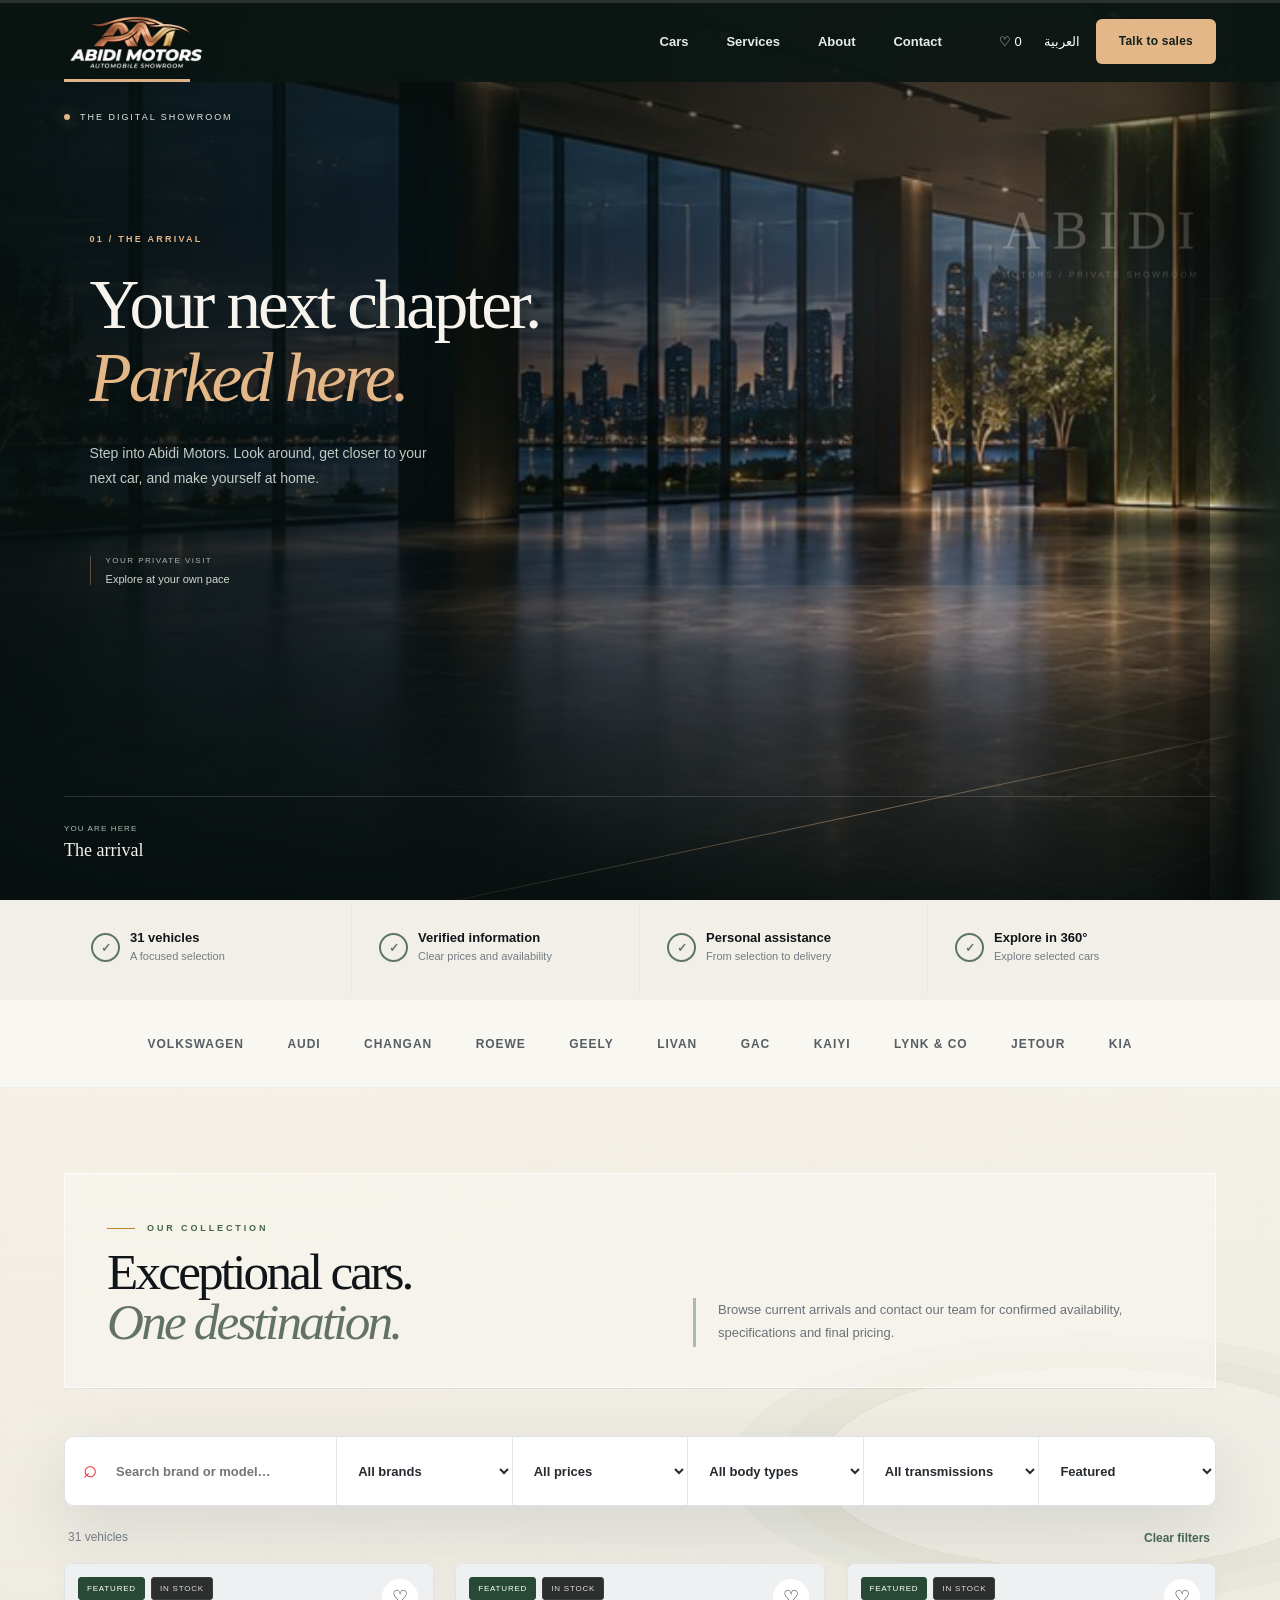
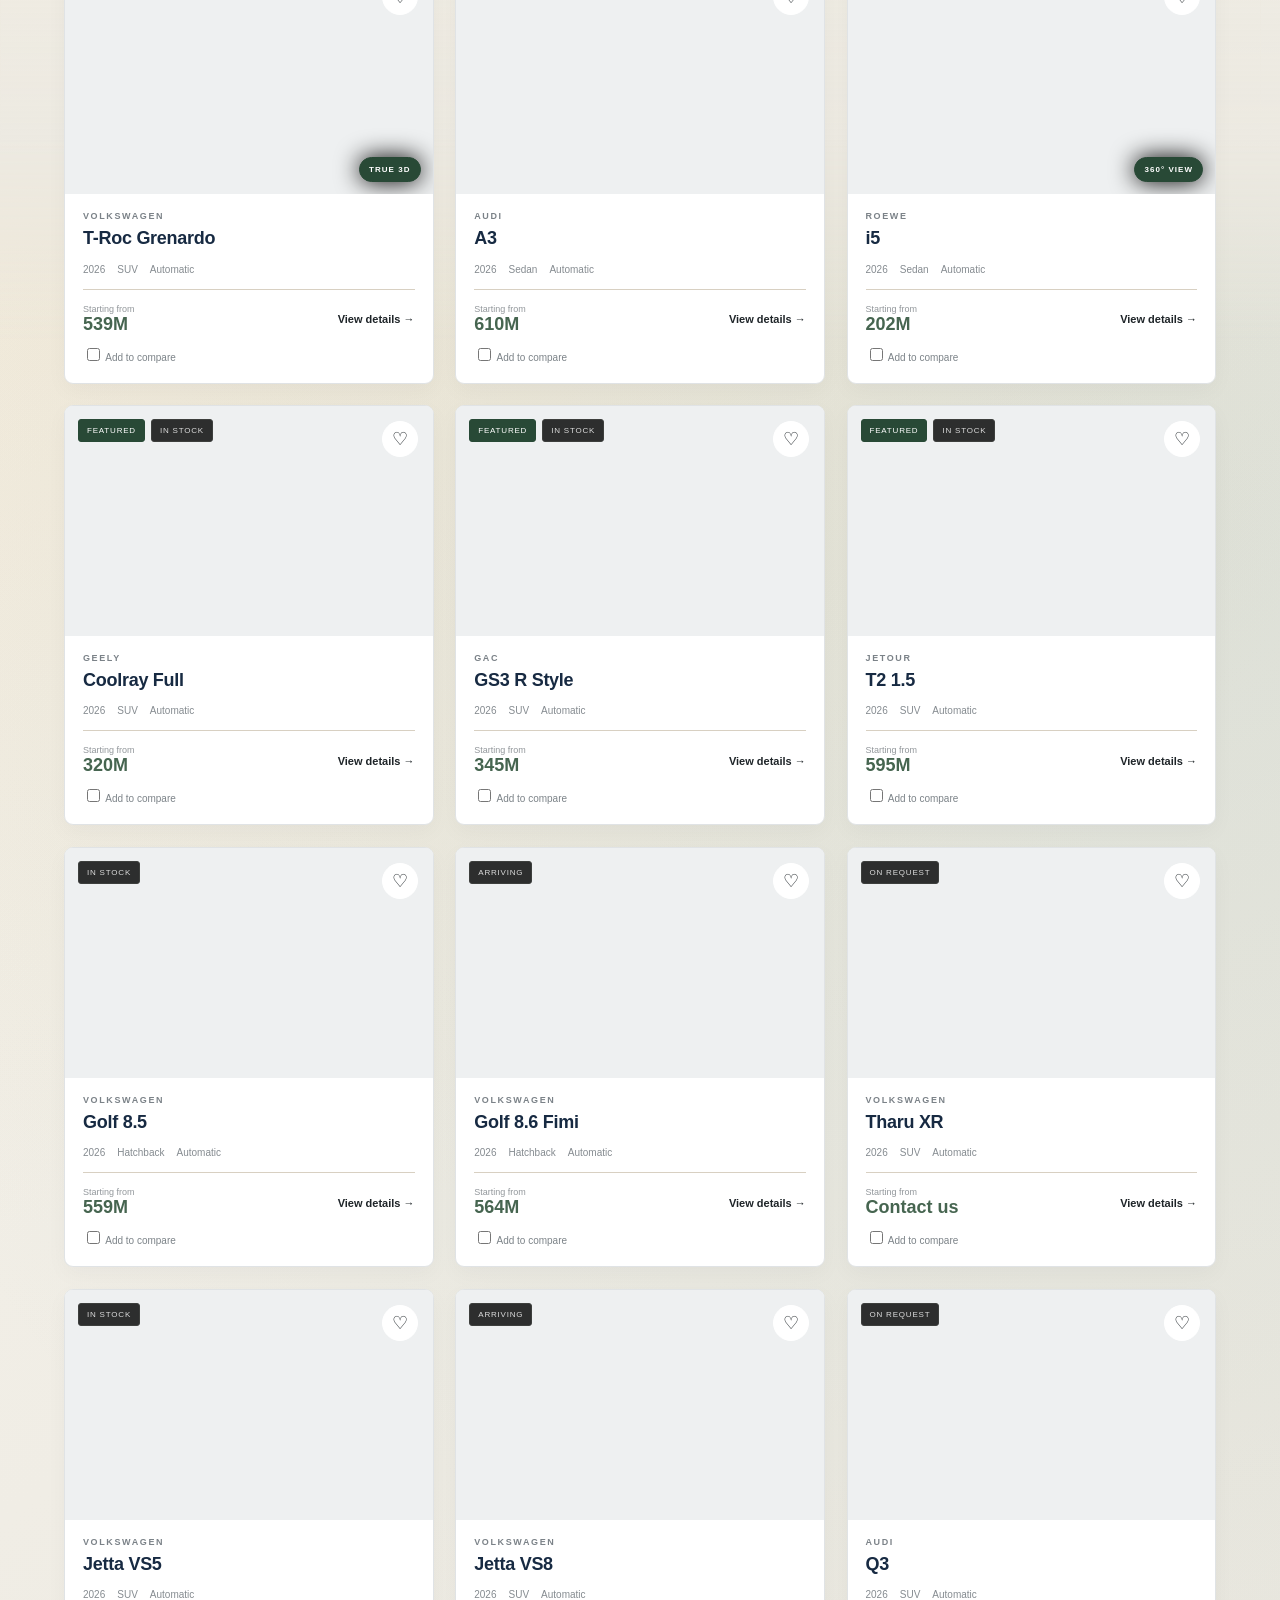
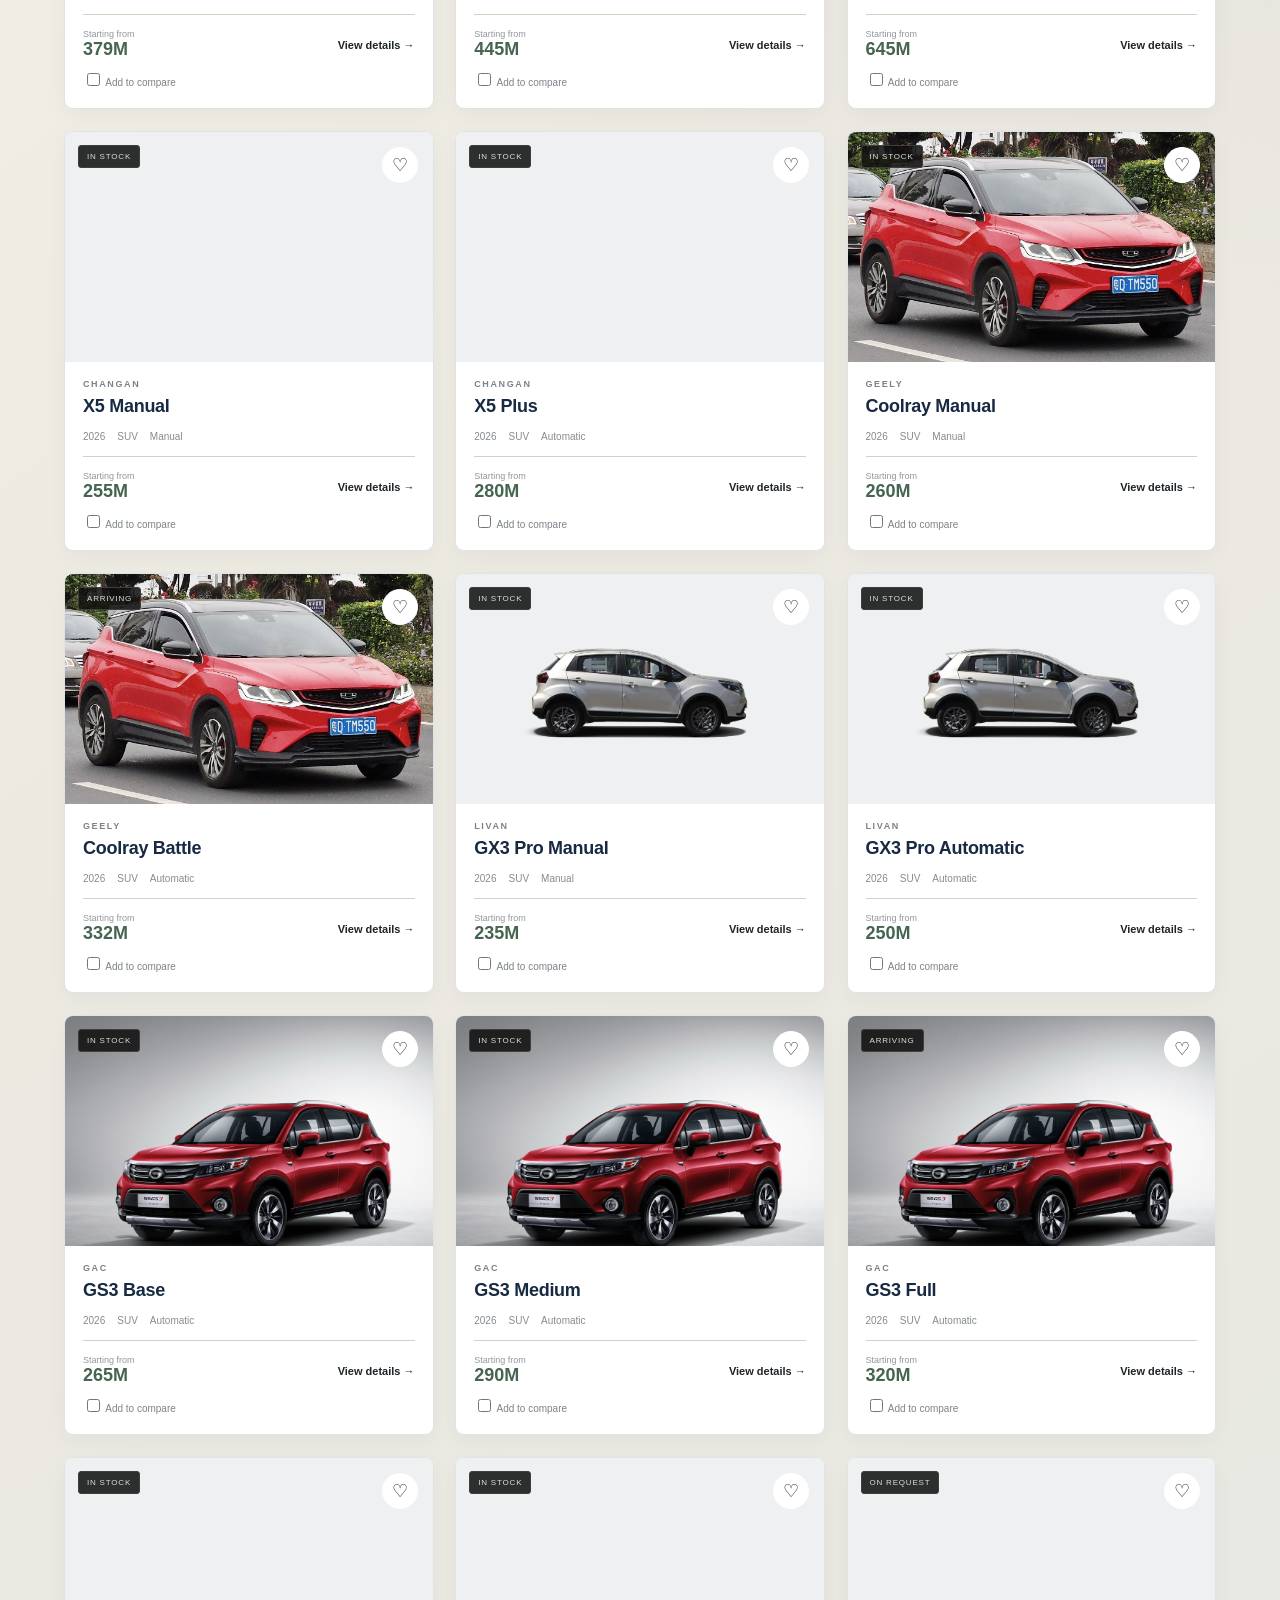
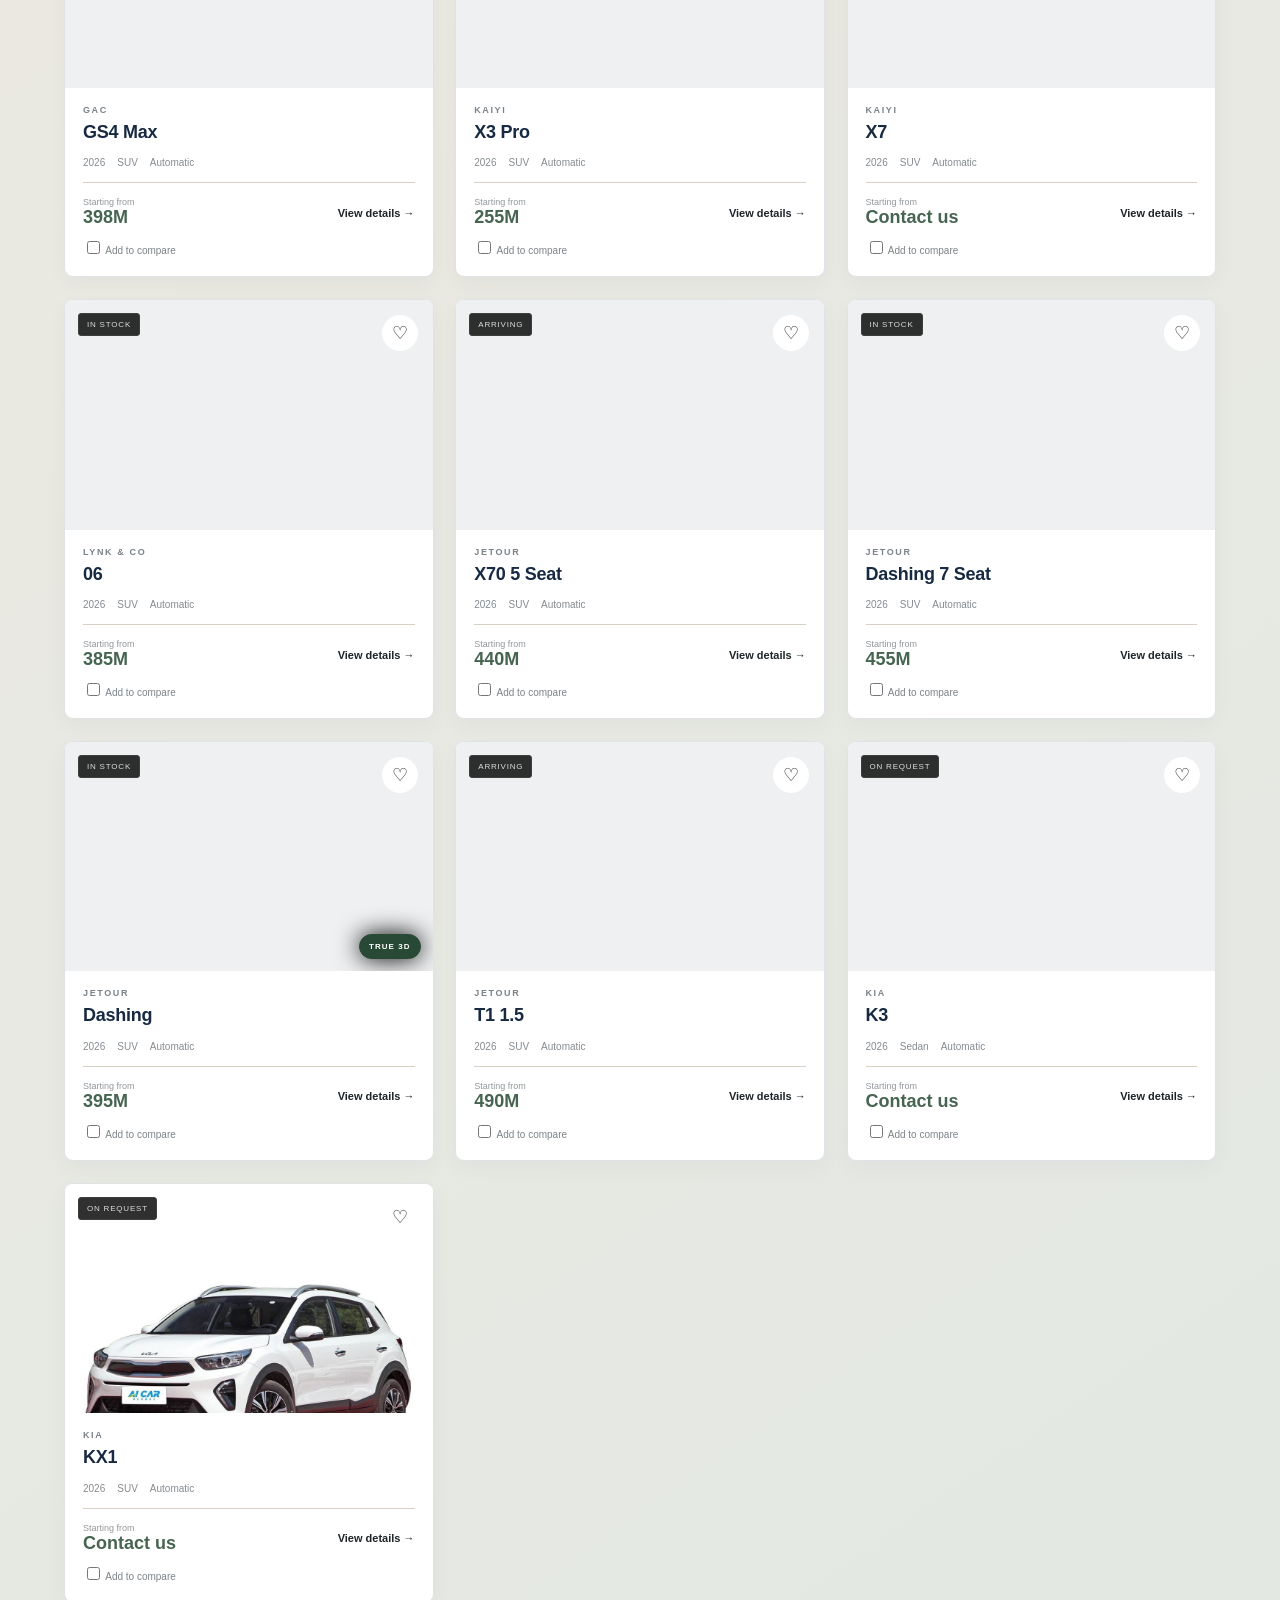
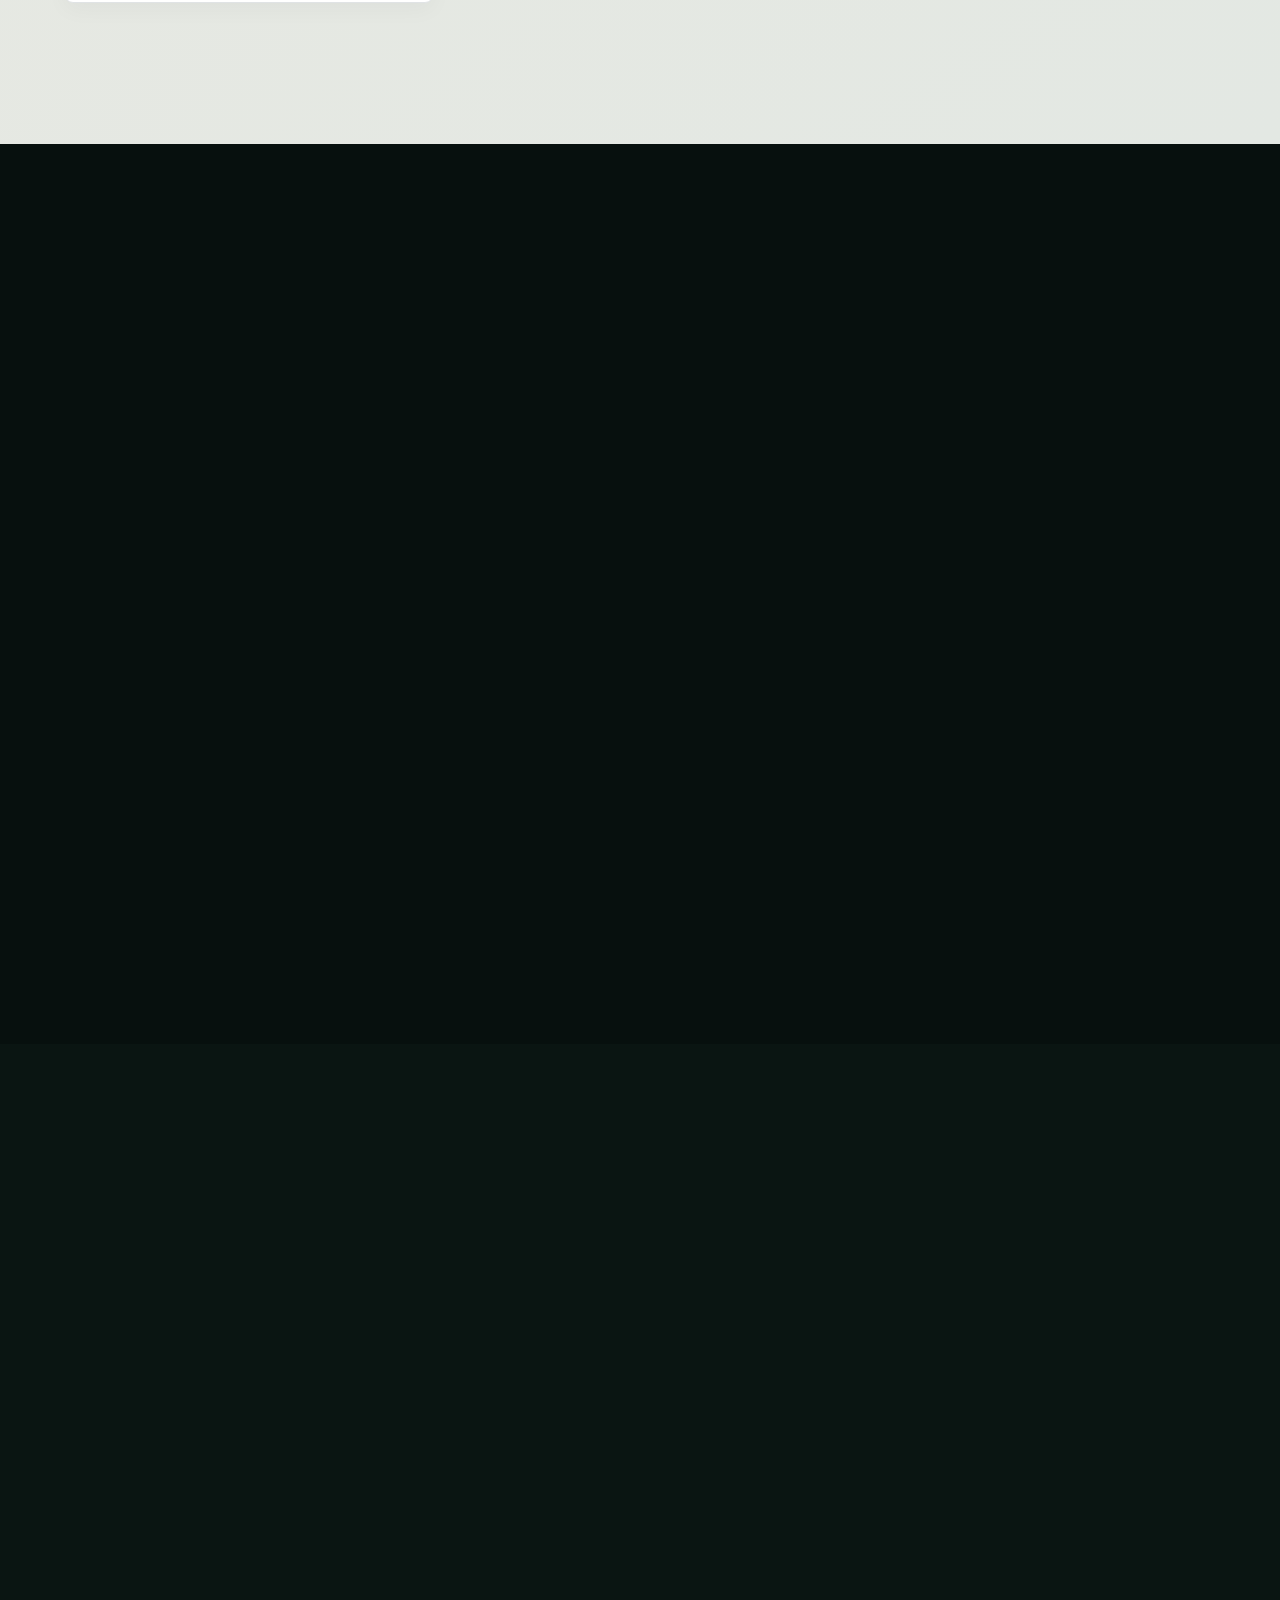
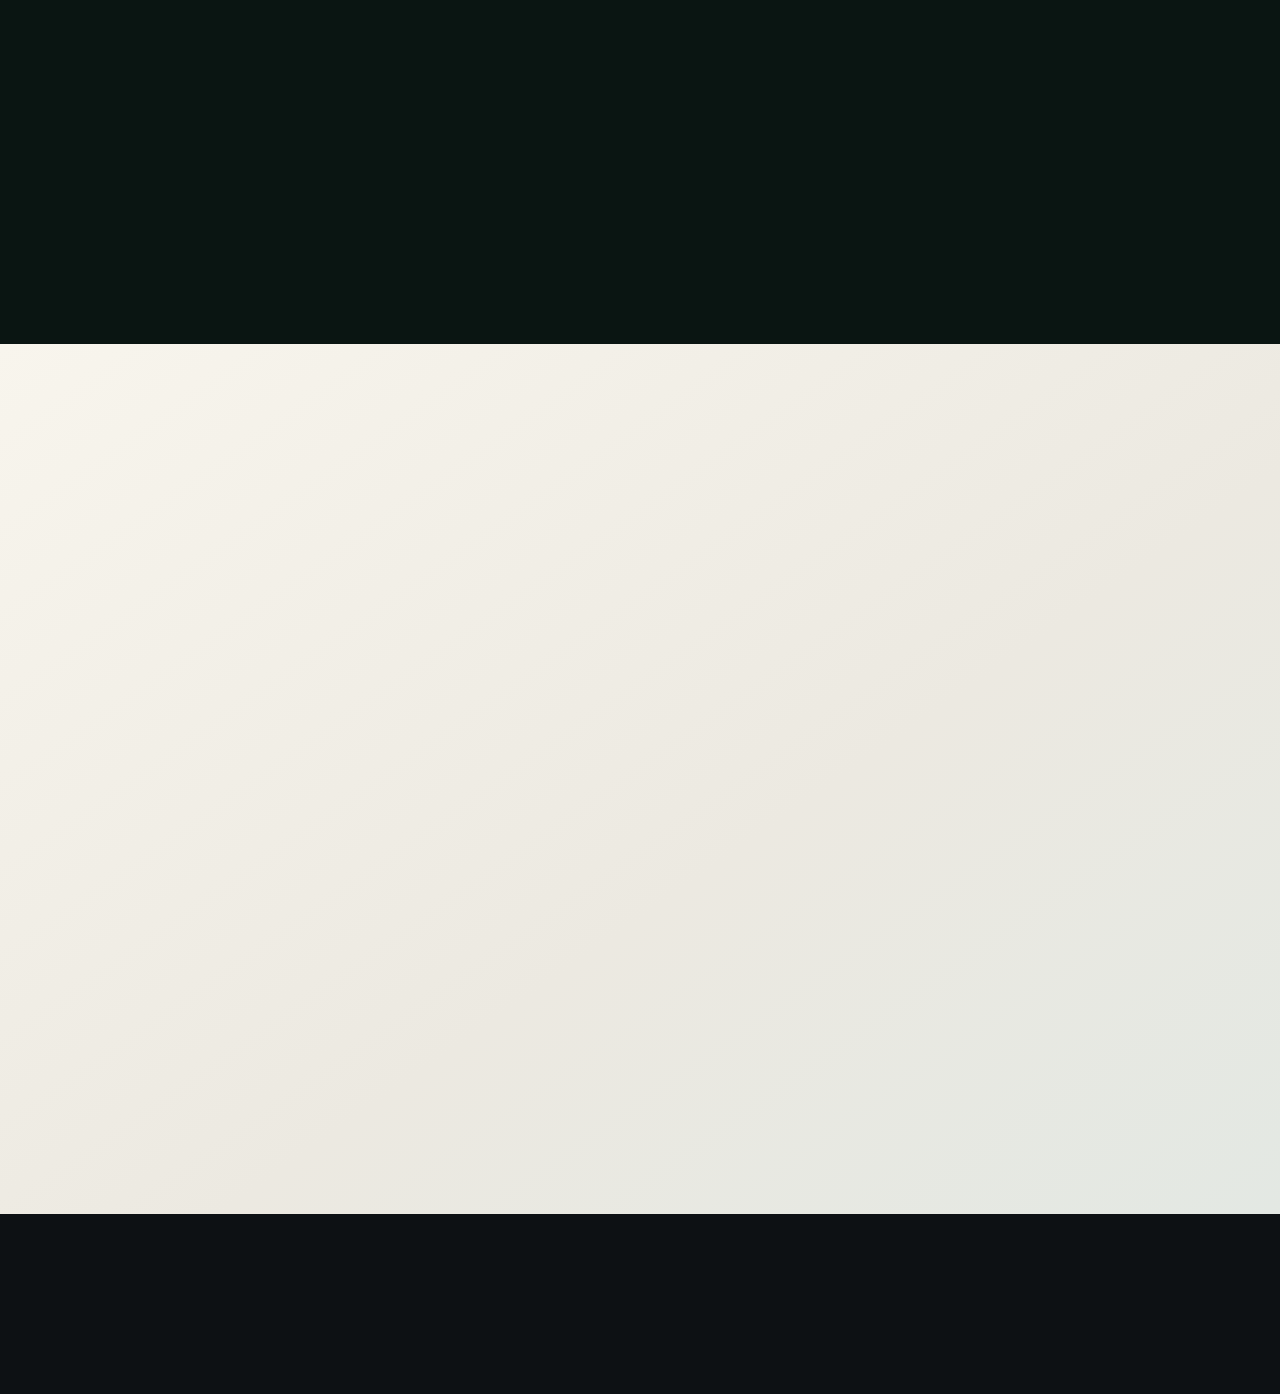
<file: index.html>
<!doctype html>
<html lang="en" dir="ltr">
<head>
  <meta charset="utf-8">
  <meta name="viewport" content="width=device-width, initial-scale=1">
  <meta name="description" content="Abidi Motors — premium vehicles, clear prices and direct assistance.">
  <title>Abidi Motors | Premium Auto Showroom</title>
  <link rel="icon" href="data:image/svg+xml,%3Csvg xmlns='http://www.w3.org/2000/svg' viewBox='0 0 64 64'%3E%3Crect width='64' height='64' rx='15' fill='%2310271f'/%3E%3Ctext x='32' y='41' text-anchor='middle' font-family='serif' font-size='26' fill='%23e4bd7c'%3EAM%3C/text%3E%3C/svg%3E">
  <script>
    (()=>{
      const connection=navigator.connection||navigator.mozConnection||navigator.webkitConnection;
      const lowPower=matchMedia('(prefers-reduced-motion: reduce)').matches||
        matchMedia('(pointer: coarse)').matches||connection?.saveData||
        (navigator.deviceMemory&&navigator.deviceMemory<=4)||
        (navigator.hardwareConcurrency&&navigator.hardwareConcurrency<=2);
      document.documentElement.classList.toggle('performance-lite',Boolean(lowPower));
    })();
  </script>
  <script type="importmap">
    {"imports":{"three":"./assets/vendor/three/build/three.module.min.js","three/addons/":"./assets/vendor/three/examples/jsm/"}}
  </script>
  <link rel="stylesheet" href="styles.css">
  <link rel="stylesheet" href="showroom.css">
  <link rel="stylesheet" href="atelier.css">
  <link rel="stylesheet" href="dealership.css">
  <link rel="stylesheet" href="tour.css?v=20260912-2">
  <link rel="stylesheet" href="rooms.css?v=20260910-4">
  <link rel="stylesheet" href="detail.css?v=20260914-3">
  <link rel="stylesheet" href="mobile.css?v=20260912-6">
</head>
<body>
  <div class="ambient-noise" aria-hidden="true"></div>
  <div class="cursor-aura" aria-hidden="true"></div>
  <header class="site-header">
    <a class="brand" href="#home" aria-label="Abidi Motors home">
      <img class="brand-logo" src="assets/brand/abidi-motors-logo-transparent-v1-optimized.png" alt="" width="720" height="288">
    </a>
    <button class="nav-toggle" aria-label="Open menu" aria-expanded="false">☰</button>
    <nav class="main-nav" aria-label="Main navigation">
      <a href="#inventory" data-i18n="navCars">Cars</a>
      <a href="#services" data-i18n="navServices">Services</a>
      <a href="#about" data-i18n="navAbout">About</a>
      <a href="#contact" data-i18n="navContact">Contact</a>
    </nav>
    <div class="header-actions">
      <button class="icon-button" id="favoritesButton" aria-label="Favourites">♡ <span id="favoriteCount">0</span></button>
      <button class="language-button" id="languageButton">العربية</button>
      <a class="button button-small" href="#contact" data-i18n="talk">Talk to sales</a>
    </div>
  </header>

  <main>
    <div class="showroom-journey">
    <section class="hero showroom-tour" id="home" data-room="arrival" aria-label="Interactive Abidi Motors showroom">
      <div class="tour-scene" aria-hidden="true">
        <div class="tour-architecture"></div><div class="tour-shade"></div><div class="tour-light"></div><div class="tour-floor-line"></div>
        <span class="tour-wall-sign">ABIDI<span>MOTORS / PRIVATE SHOWROOM</span></span>
      </div>
      <div class="tour-topline"><span><i></i> THE DIGITAL SHOWROOM</span></div>
      <div class="tour-room-copy">
        <p class="tour-kicker" id="tourKicker">01 / THE ARRIVAL</p>
        <h1 id="tourTitle">Your next chapter.<br><em>Parked here.</em></h1>
        <p id="tourDescription">Step into Abidi Motors. Look around, get closer to your next car, and make yourself at home.</p>
        <div class="tour-actions"><button type="button" class="tour-primary" id="tourAction" hidden>Explore all vehicles <span aria-hidden="true">↗</span></button></div>
        <div class="tour-room-facts"><span id="tourFact">YOUR PRIVATE VISIT</span><span id="tourFactDetail">Explore at your own pace</span></div>
      </div>
      <div class="tour-gallery" id="tourGallery" hidden aria-label="Vehicles in the gallery"></div>
      <div class="tour-bottom">
        <div class="tour-location"><span class="tour-small">YOU ARE HERE</span><strong id="tourLocation">The arrival</strong></div>
      </div>
      <p class="tour-status" id="tourStatus" role="status" aria-live="polite"></p>
    </section>
    </div>



    

    <section class="trust-strip" aria-label="Why choose Abidi Motors">
      <article><b>31 vehicles</b><span>A focused selection</span></article>
      <article><b>Verified information</b><span>Clear prices and availability</span></article>
      <article><b>Personal assistance</b><span>From selection to delivery</span></article>
      <article><b>Self-hosted 360°</b><span>Explore selected cars</span></article>
    </section>

    <section class="brand-strip" aria-label="Available brands">
      <div class="brand-track"><span>VOLKSWAGEN</span><i>✦</i><span>AUDI</span><i>✦</i><span>CHANGAN</span><i>✦</i><span>GEELY</span><i>✦</i><span>GAC</span><i>✦</i><span>JETOUR</span><i>✦</i><span>KIA</span><i>✦</i><span>VOLKSWAGEN</span><i>✦</i><span>AUDI</span></div>
    </section>

    <section class="section inventory-section" id="inventory">
      <div class="inventory-atmosphere" aria-hidden="true"><span></span></div>
      <div class="section-heading reveal">
        <div><p class="eyebrow" data-i18n="collection">OUR COLLECTION</p><h2 data-i18n="findCar">Exceptional cars.<br><em>One destination.</em></h2></div>
        <p data-i18n="inventoryText">Browse current arrivals and contact our team for confirmed availability, specifications and final pricing.</p>
      </div>
      <div class="inventory-toolbar reveal">
        <label class="search-box"><span>⌕</span><input id="searchInput" type="search" placeholder="Search brand or model…" data-i18n-placeholder="search"></label>
        <select id="brandFilter" aria-label="Filter by brand"><option value="all">All brands</option></select>
        <select id="priceFilter" aria-label="Filter by price">
          <option value="all" data-i18n="allPrices">All prices</option>
          <option value="under300">Under 300M</option><option value="300to450">300M — 450M</option><option value="over450">Over 450M</option>
        </select>
        <select id="bodyFilter" aria-label="Filter by body type"><option value="all">All body types</option><option value="SUV">SUV</option><option value="Sedan">Sedan</option><option value="Hatchback">Hatchback</option></select>
        <select id="transmissionFilter" aria-label="Filter by transmission"><option value="all">All transmissions</option><option value="Automatic">Automatic</option><option value="Manual">Manual</option></select>
        <select id="sortSelect" aria-label="Sort vehicles"><option value="featured" data-i18n="featured">Featured</option><option value="low">Price: low to high</option><option value="high">Price: high to low</option></select>
      </div>
      <div class="results-meta"><span id="resultCount"></span><button id="clearFilters" class="text-button" data-i18n="clear">Clear filters</button></div>
      <div class="vehicle-grid" id="vehicleGrid"></div>
      <button class="button button-outline load-more" id="loadMore" data-i18n="loadMore">Load more vehicles</button>
    </section>

    <section class="experience section" id="services">
      <div class="experience-backdrop" aria-hidden="true"><span class="experience-light"></span><span class="experience-grid"></span></div>
      <p class="room-marker" aria-hidden="true"><span>04</span> THE CONCIERGE FLOOR</p>
      <div class="experience-panel reveal">
        <div class="experience-heading"><div><p class="eyebrow" data-i18n="different">THE ABIDI DIFFERENCE</p><h2 data-i18n="moreThan">More than a showroom.<br><em>A better way to buy.</em></h2></div><p class="experience-intro">Three quiet steps between discovering the right car and driving it home.</p></div>
        <div class="service-grid">
          <article><b>01</b><h3 data-i18n="sourcing">Careful sourcing</h3><p data-i18n="sourcingText">Selected vehicles from established manufacturers and verified supply channels.</p></article>
          <article><b>02</b><h3 data-i18n="guidance">Personal guidance</h3><p data-i18n="guidanceText">A sales specialist helps you compare models, trims and ownership needs.</p></article>
          <article><b>03</b><h3 data-i18n="transparent">Clear information</h3><p data-i18n="transparentText">Straightforward availability and price-status information before you decide.</p></article>
        </div>
      </div>
    </section>

    <section class="section about-section" id="about">
      <div class="about-environment" aria-hidden="true"><span></span></div>
      <p class="room-marker about-marker" aria-hidden="true"><span>05</span> THE PRIVATE SALON</p>
      <div class="about-art reveal"><div class="showroom-lines"></div><span>ABIDI<br>MOTORS</span><small>EST. IN ALGERIA · BUILT ON TRUST</small></div>
      <div class="about-copy reveal"><p class="eyebrow" data-i18n="ourStory">OUR STORY</p><h2 data-i18n="localTrust">Local trust.<br>International choice.</h2><p data-i18n="aboutText">Abidi Motors connects drivers with carefully selected vehicles and practical guidance. From the first comparison to delivery, our team stays close and keeps the process clear.</p><a class="text-link" href="#contact" data-i18n="meet">Meet our team <span>→</span></a></div>
    </section>

    <section class="contact-section" id="contact">
      <div class="contact-atmosphere" aria-hidden="true"><span></span></div>
      <div class="contact-shell">
        <div class="contact-copy">
        <p class="contact-index"><span>06</span> THE CONSULTATION DESK</p>
        <p class="eyebrow" data-i18n="ready">READY WHEN YOU ARE</p>
        <h2 data-i18n="start">Let’s find your next car.</h2>
        <p data-i18n="contactText">Tell us what you are looking for. Our team will contact you with matching vehicles and confirmed details.</p>
        <div class="contact-direct">
          <a href="https://wa.me/213795263552" target="_blank" rel="noreferrer"><small>WHATSAPP</small><strong>0795 26 35 52</strong><span>↗</span></a>
          <a href="tel:+213795263552"><small>CALL THE SHOWROOM</small><strong>0795 26 35 52</strong><span>↗</span></a>
        </div>
        </div>
        <form id="contactForm">
        <div class="form-heading"><span>PRIVATE ENQUIRY</span><small>Usually answered directly on WhatsApp</small></div>
        <label><span data-i18n="name">Your name</span><input required name="name" autocomplete="name" placeholder="Full name"></label>
        <label><span data-i18n="phone">Phone / WhatsApp</span><input required type="tel" name="phone" autocomplete="tel" inputmode="tel" placeholder="05 / 06 / 07…"></label>
        <label class="full"><span data-i18n="interest">Vehicle of interest</span><input name="vehicle" id="vehicleInterest" placeholder="e.g. Jetour T2"></label>
        <label class="full"><span data-i18n="message">Message</span><textarea name="message" rows="3" placeholder="Tell us what you would like to know"></textarea></label>
        <button class="button full" type="submit" data-i18n="send">Continue on WhatsApp <span>↗</span></button>
        <p class="form-note full">Your enquiry is prepared here, then sent securely through WhatsApp.</p>
        <p class="form-status full" id="formStatus" role="status" aria-live="polite"></p>
        </form>
      </div>
    </section>
  </main>

  <footer>
    <a class="brand footer-brand" href="#home" aria-label="Abidi Motors home"><img class="brand-logo" src="assets/brand/abidi-motors-logo-transparent-v1-optimized.png" alt="" width="720" height="288" loading="lazy" decoding="async"></a>
    <p>© 2026 Abidi Motors. <span data-i18n="rights">All rights reserved.</span></p>
    <div><a href="#inventory" data-i18n="navCars">Cars</a><a href="#services" data-i18n="navServices">Services</a></div>
  </footer>

  <dialog id="vehicleModal" class="vehicle-modal"><div id="modalContent"></div></dialog>
  <dialog id="compareModal" class="compare-modal"><div id="compareContent"></div></dialog>
  <div class="site-toast" id="siteToast" role="status" aria-live="polite"></div>
  <aside class="compare-bar" id="compareBar"><span><b id="compareCount">0</b> selected to compare</span><div id="compareNames"></div><button class="button button-small" id="compareNow">Compare</button><button class="icon-button" id="clearCompare" aria-label="Clear comparison">×</button></aside>
  <script src="data.js?v=20260914-5"></script>
  <script src="script.js?v=20260914-3"></script>
  <script>
    (()=>{
      const lite=document.documentElement.classList.contains('performance-lite');
      const scripts=lite
        ? ['showroom.js?v=20260914-3','tour.js?v=20260912-5']
        : ['assets/vendor/gsap/gsap.min.js','assets/vendor/gsap/ScrollTrigger.min.js','showroom.js?v=20260914-3','tour.js?v=20260912-5'];
      const load=index=>{
        if(index===scripts.length)return;
        const script=document.createElement('script');
        script.src=scripts[index];
        script.onload=()=>load(index+1);
        document.body.append(script);
      };
      load(0);
    })();
  </script>
</body>
</html>
</file>
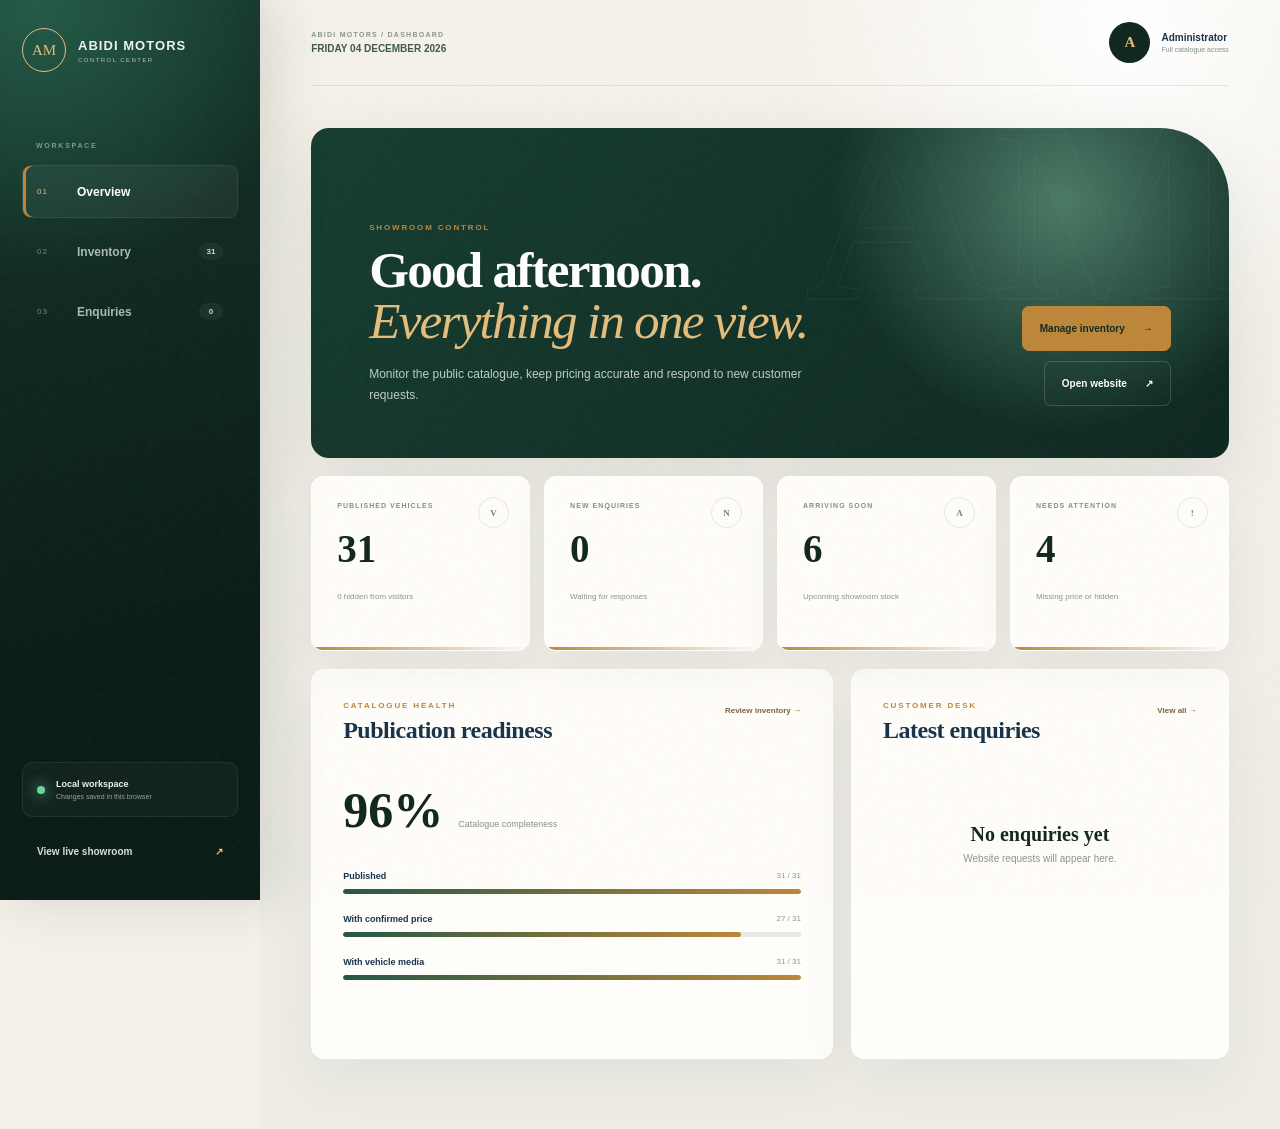
<file: admin.html>
<!doctype html>
<html lang="en">
<head>
  <meta charset="utf-8">
  <meta name="viewport" content="width=device-width,initial-scale=1,viewport-fit=cover">
  <meta name="theme-color" content="#10271f">
  <meta name="robots" content="noindex,nofollow,noarchive">
  <title>Abidi Motors — Control Center</title>
  <link rel="icon" href="data:image/svg+xml,%3Csvg xmlns='http://www.w3.org/2000/svg' viewBox='0 0 64 64'%3E%3Crect width='64' height='64' rx='15' fill='%2310271f'/%3E%3Ctext x='32' y='41' text-anchor='middle' font-family='serif' font-size='26' fill='%23e4bd7c'%3EAM%3C/text%3E%3C/svg%3E">
  <link rel="stylesheet" href="admin.css?v=20260914-2">
</head>
<body class="admin-body">
  <div class="admin-noise" aria-hidden="true"></div>
  <aside class="admin-sidebar" id="adminSidebar">
    <div class="sidebar-top">
      <a class="admin-brand" href="index.html" aria-label="Abidi Motors website"><span>AM</span><div><strong>ABIDI MOTORS</strong><small>CONTROL CENTER</small></div></a>
      <button class="sidebar-close" id="sidebarClose" aria-label="Close navigation">×</button>
    </div>
    <p class="nav-label">WORKSPACE</p>
    <nav class="admin-nav" aria-label="Administration">
      <button class="active" data-view="dashboard"><i>01</i><span>Overview</span></button>
      <button data-view="inventory"><i>02</i><span>Inventory</span><b id="navVehicleCount">31</b></button>
      <button data-view="enquiries"><i>03</i><span>Enquiries</span><b id="navLeadCount">0</b></button>
    </nav>
    <div class="sidebar-status"><span></span><div><b>Local workspace</b><small>Changes saved in this browser</small></div></div>
    <a class="back-site" href="index.html" target="_blank">View live showroom <span>↗</span></a>
  </aside>

  <main class="admin-main">
    <header class="admin-topbar">
      <div class="topbar-start"><button class="menu-button" id="menuButton" aria-label="Open navigation">☰</button><div><small>ABIDI MOTORS / <span id="currentSection">OVERVIEW</span></small><strong id="todayLabel"></strong></div></div>
      <div class="admin-user"><span>A</span><div><b>Administrator</b><small>Full catalogue access</small></div></div>
    </header>

    <section class="admin-view active" id="dashboardView" data-admin-view="dashboard">
      <div class="dashboard-hero">
        <div><p class="admin-eyebrow">SHOWROOM CONTROL</p><h1>Good <span id="dayPeriod">morning</span>.<br><em>Everything in one view.</em></h1><p>Monitor the public catalogue, keep pricing accurate and respond to new customer requests.</p></div>
        <div class="hero-actions"><button class="admin-button primary" data-go-view="inventory">Manage inventory <span>→</span></button><a class="admin-button ghost" href="index.html" target="_blank">Open website <span>↗</span></a></div>
      </div>

      <div class="metric-grid">
        <article><div class="metric-icon">V</div><small>PUBLISHED VEHICLES</small><strong id="activeMetric">0</strong><span id="activeMetricNote">Live in the catalogue</span></article>
        <article><div class="metric-icon">N</div><small>NEW ENQUIRIES</small><strong id="leadMetric">0</strong><span id="leadMetricNote">Waiting for response</span></article>
        <article><div class="metric-icon">A</div><small>ARRIVING SOON</small><strong id="arrivingMetric">0</strong><span>Upcoming showroom stock</span></article>
        <article><div class="metric-icon">!</div><small>NEEDS ATTENTION</small><strong id="attentionMetric">0</strong><span>Missing price or hidden</span></article>
      </div>

      <div class="dashboard-grid">
        <section class="admin-panel health-panel">
          <div class="panel-heading"><div><p class="admin-eyebrow">CATALOGUE HEALTH</p><h2>Publication readiness</h2></div><button class="text-action" data-go-view="inventory">Review inventory →</button></div>
          <div class="health-score"><strong id="healthScore">100%</strong><span>Catalogue completeness</span></div>
          <div class="health-bars">
            <div><span><b>Published</b><small id="publishedSummary"></small></span><i><b id="publishedBar"></b></i></div>
            <div><span><b>With confirmed price</b><small id="pricedSummary"></small></span><i><b id="pricedBar"></b></i></div>
            <div><span><b>With vehicle media</b><small id="mediaSummary"></small></span><i><b id="mediaBar"></b></i></div>
          </div>
        </section>
        <section class="admin-panel recent-panel">
          <div class="panel-heading"><div><p class="admin-eyebrow">CUSTOMER DESK</p><h2>Latest enquiries</h2></div><button class="text-action" data-go-view="enquiries">View all →</button></div>
          <div id="recentLeads" class="recent-leads"></div>
        </section>
      </div>
    </section>

    <section class="admin-view" id="inventoryView" data-admin-view="inventory" hidden>
      <div class="view-heading"><div><p class="admin-eyebrow">CATALOGUE / 2026</p><h1>Vehicle inventory</h1><p>Create, edit and manage every vehicle displayed in the public showroom.</p></div><div class="view-actions"><button class="admin-button primary" id="addVehicle">+ Add vehicle</button><button class="admin-button ghost dark" id="exportInventory">Export JSON</button><button class="admin-button ghost dark" id="resetInventory">Restore catalogue</button></div></div>
      <section class="admin-panel inventory-panel">
        <div class="inventory-tools">
          <label class="admin-search"><span>⌕</span><input id="adminSearch" type="search" placeholder="Search brand or model…"></label>
          <select id="adminStatusFilter" aria-label="Filter by status"><option value="all">All statuses</option><option>In stock</option><option>Arriving</option><option>On request</option><option>Reserved</option><option>Sold</option></select>
          <select id="adminVisibilityFilter" aria-label="Filter by visibility"><option value="all">All visibility</option><option value="published">Published</option><option value="hidden">Hidden</option></select>
        </div>
        <div class="table-meta"><span id="inventoryResultCount">31 vehicles</span><small>Click Edit to update information and media, or add a new vehicle.</small></div>
        <div class="table-wrap">
          <table class="inventory-table"><thead><tr><th>VEHICLE</th><th>PRICE</th><th>STATUS</th><th>VISIBILITY</th><th>FEATURED</th><th><span class="sr-only">Actions</span></th></tr></thead><tbody id="adminRows"></tbody></table>
        </div>
        <div class="empty-state" id="inventoryEmpty" hidden><b>No vehicles found</b><span>Try changing your search or filters.</span></div>
      </section>
    </section>

    <section class="admin-view" id="enquiriesView" data-admin-view="enquiries" hidden>
      <div class="view-heading"><div><p class="admin-eyebrow">CUSTOMER RELATIONS</p><h1>Sales enquiries</h1><p>Review requests captured by the website and continue the conversation on WhatsApp.</p></div><div class="view-actions"><button class="admin-button ghost dark" id="exportLeads">Export enquiries</button></div></div>
      <section class="admin-panel leads-panel">
        <div class="inventory-tools lead-tools">
          <label class="admin-search"><span>⌕</span><input id="leadSearch" type="search" placeholder="Search name, phone or vehicle…"></label>
          <select id="leadStatusFilter" aria-label="Filter enquiry status"><option value="all">All enquiries</option><option>New</option><option>Contacted</option><option>Qualified</option><option>Closed</option></select>
        </div>
        <div class="lead-grid" id="leadGrid"></div>
        <div class="empty-state" id="leadEmpty" hidden><b>No enquiries yet</b><span>New contact-form requests will appear here automatically.</span></div>
      </section>
    </section>
  </main>

  <dialog id="editDialog" class="admin-dialog edit-dialog">
    <form id="editForm">
      <button type="button" class="dialog-close" data-close-dialog aria-label="Close">×</button>
      <div class="editor-preview"><img id="editPhoto" alt=""><div class="preview-empty" id="previewEmpty">No vehicle photo</div><span id="editPreviewStatus"></span></div>
      <div class="editor-fields">
        <p class="admin-eyebrow">INVENTORY EDITOR</p><h2 id="editTitle">Edit vehicle</h2><p class="dialog-intro">Manage the information and photographs customers see in the public collection.</p><input type="hidden" name="id">
        <div class="form-row"><label>Brand<input name="brand" required placeholder="e.g. Jetour"></label><label>Model / trim<input name="model" required placeholder="e.g. Dashing"></label></div>
        <div class="form-row three-fields"><label>Model year<input name="year" type="number" min="1950" max="2100" required></label><label>Display price (M)<input name="price" type="number" min="0" step="0.01" inputmode="decimal" placeholder="On request"></label><label>Mileage (km)<input name="mileage" type="number" min="0" inputmode="numeric" placeholder="0"></label></div>
        <div class="form-row three-fields"><label>Body type<input name="body" placeholder="SUV"></label><label>Transmission<select name="transmission"><option>Automatic</option><option>Manual</option><option>CVT</option><option>Dual-clutch</option><option>Other</option></select></label><label>Status<select name="status"><option>In stock</option><option>Arriving</option><option>On request</option><option>Reserved</option><option>Sold</option></select></label></div>
        <div class="form-row"><label>Engine<input name="engine" placeholder="e.g. 1.5L Turbo"></label><label>Exterior colour<input name="color" placeholder="e.g. Pearl White"></label></div>
        <label class="full-field">Description<textarea name="description" rows="3" placeholder="Optional vehicle description"></textarea></label>
        <section class="media-editor"><div class="media-heading"><div><b>Vehicle photo gallery</b><small>Add up to 5 JPG, PNG or WebP images. The first image is the catalogue cover; all five are visible in vehicle details.</small></div><label class="upload-button">Add photos<input id="photoUpload" type="file" accept="image/jpeg,image/png,image/webp" multiple></label></div><div class="photo-list" id="photoList"></div><p class="media-status" id="mediaStatus" role="status"></p></section>
        <div class="switch-row"><label><input type="checkbox" name="published"><span></span><div><b>Published</b><small>Visible in the public catalogue</small></div></label><label><input type="checkbox" name="featured"><span></span><div><b>Featured</b><small>Prioritized in catalogue sorting</small></div></label></div>
        <div class="dialog-actions"><button type="button" class="danger-button" id="deleteVehicle">Delete vehicle</button><span></span><button type="button" class="admin-button ghost dark" data-close-dialog>Cancel</button><button class="admin-button primary" type="submit">Save vehicle</button></div><p id="saveStatus" class="save-status" role="status"></p>
      </div>
    </form>
  </dialog>

  <dialog id="leadDialog" class="admin-dialog lead-dialog"><div id="leadDialogContent"></div></dialog>
  <div class="admin-toast" id="adminToast" role="status" aria-live="polite"></div>
  <div class="sidebar-backdrop" id="sidebarBackdrop"></div>
  <script src="data.js?v=20260914-5"></script><script src="admin.js?v=20260914-2"></script>
</body>
</html>
</file>
<file: styles.css>
:root{--gold:#e6b528;--gold2:#ffd85a;--black:#070808;--panel:#101212;--panel2:#181a1a;--text:#f4f1e8;--muted:#a2a39f;--line:#292b2a;--white:#fff;--radius:20px}*{box-sizing:border-box}html{scroll-behavior:smooth}body{margin:0;background:var(--black);color:var(--text);font-family:Manrope,'Noto Sans Arabic',sans-serif}body[dir=rtl]{font-family:'Noto Sans Arabic',Manrope,sans-serif}a{color:inherit;text-decoration:none}button,input,select,textarea{font:inherit}.site-header{position:fixed;z-index:50;top:0;left:0;right:0;height:82px;padding:0 5vw;display:flex;align-items:center;gap:36px;background:rgba(7,8,8,.78);border-bottom:1px solid rgba(255,255,255,.08);backdrop-filter:blur(18px)}.brand{display:flex;align-items:center;gap:12px;margin-right:auto}.brand-mark{width:43px;height:43px;display:grid;place-items:center;transform:skew(-9deg);font-weight:800;color:#090909;background:linear-gradient(135deg,var(--gold2),#b8860b);border-radius:8px}.brand strong,.brand small{display:block;letter-spacing:.11em}.brand strong{font-size:14px}.brand small{font-size:7px;color:var(--gold)}.main-nav{display:flex;gap:30px}.main-nav a,.header-actions{font-size:13px}.main-nav a:hover{color:var(--gold)}.header-actions{display:flex;align-items:center;gap:13px}.button{border:1px solid var(--gold);background:var(--gold);color:#0a0b0b;padding:15px 22px;border-radius:2px;font-weight:800;letter-spacing:.02em;cursor:pointer;display:inline-flex;gap:18px;align-items:center;justify-content:center}.button:hover{background:var(--gold2)}.button-small{padding:10px 15px;font-size:12px}.button-outline{background:transparent;color:var(--gold)}.icon-button,.language-button,.text-button{border:0;background:transparent;color:var(--text);cursor:pointer}.language-button{color:var(--gold);border-left:1px solid var(--line);padding-left:14px}.nav-toggle{display:none;border:0;background:none;color:white;font-size:25px}.hero{min-height:100vh;padding:130px 6vw 70px;display:grid;grid-template-columns:.9fr 1.1fr;align-items:center;position:relative;overflow:hidden;background:radial-gradient(circle at 72% 44%,#302914 0,transparent 32%),linear-gradient(120deg,#080909 0,#101211 70%,#070808 100%)}.hero:after{content:"";position:absolute;inset:0;background-image:linear-gradient(rgba(255,255,255,.025) 1px,transparent 1px),linear-gradient(90deg,rgba(255,255,255,.025) 1px,transparent 1px);background-size:70px 70px;mask-image:linear-gradient(to right,transparent,#000)}.hero-copy,.hero-visual{position:relative;z-index:2}.eyebrow{font-size:11px;color:var(--gold);font-weight:800;letter-spacing:.26em}.hero h1{font-size:clamp(48px,6.2vw,94px);line-height:.97;letter-spacing:-.055em;margin:22px 0 28px;max-width:800px}.hero h1 em,.experience h2 em{font-weight:400;color:var(--gold);font-style:italic}.hero-intro{color:#b9bab5;line-height:1.8;max-width:590px;font-size:16px}.hero-actions{display:flex;align-items:center;gap:30px;margin:35px 0 52px}.text-link{font-weight:700;border-bottom:1px solid var(--gold);padding-bottom:7px}.text-link span{color:var(--gold);margin-left:15px}.hero-stats{display:flex;margin:0;gap:0}.hero-stats div{padding:0 34px;border-left:1px solid var(--line)}.hero-stats div:first-child{padding-left:0;border:0}.hero-stats dt{font-size:25px;font-weight:700}.hero-stats dd{margin:5px 0;color:var(--muted);font-size:10px;text-transform:uppercase;letter-spacing:.1em}.car-stage{height:520px;position:relative;display:flex;align-items:center;justify-content:center;perspective:900px}.stage-label{position:absolute;top:20px;right:4%;font-size:9px;letter-spacing:.2em;color:var(--muted)}.car-art{position:relative;width:90%;height:230px;filter:drop-shadow(0 28px 20px #000);transform:rotateY(-9deg);transition:.3s}.car-body{position:absolute;left:4%;right:3%;top:87px;height:96px;background:linear-gradient(160deg,#d9d9d5 0,#555953 35%,#141716 75%);clip-path:polygon(1% 38%,15% 20%,29% 9%,40% 0,68% 2%,82% 23%,96% 34%,100% 65%,90% 80%,9% 81%,0 64%);border-bottom:3px solid #b28c1e}.car-roof{position:absolute;left:28%;top:35px;width:50%;height:80px;background:linear-gradient(150deg,#787b75,#121414 62%);clip-path:polygon(20% 0,70% 5%,100% 72%,0 74%)}.wheel{position:absolute;top:145px;width:79px;height:79px;border:13px solid #111;border-radius:50%;background:radial-gradient(circle,#d5b33e 0 9%,#343634 10% 31%,#aaa 32% 38%,#181919 39%)}.wheel-left{left:18%}.wheel-right{right:14%}.stage-floor{position:absolute;width:90%;height:80px;background:radial-gradient(ellipse,#b5912950 0,transparent 65%);bottom:75px}.stage-caption{position:absolute;bottom:22px;left:7%;display:flex;flex-direction:column;font-weight:700;letter-spacing:.13em}.stage-caption small{color:var(--muted);font-size:9px;margin-top:8px;font-weight:500}.scroll-cue{position:absolute;z-index:3;bottom:25px;left:50%;transform:translateX(-50%);font-size:8px;letter-spacing:.18em;color:#aaa}.scroll-cue span{display:block;width:1px;height:33px;background:var(--gold);margin:auto auto 10px}.brand-strip{height:105px;border-block:1px solid var(--line);display:flex;align-items:center;justify-content:space-around;color:#777;font-size:13px;font-weight:800;letter-spacing:.09em;overflow:hidden}.section{padding:110px 6vw}.section-heading{display:grid;grid-template-columns:1fr 430px;gap:50px;align-items:end}.section-heading h2,.about-copy h2,.contact-section h2,.experience h2{font-size:clamp(38px,4.3vw,65px);line-height:1.05;letter-spacing:-.045em;margin:15px 0}.section-heading>p,.about-copy>p,.contact-section>div>p{color:var(--muted);line-height:1.8}.inventory-toolbar{display:grid;grid-template-columns:2fr repeat(3,1fr);gap:10px;margin-top:55px}.inventory-toolbar input,.inventory-toolbar select{width:100%;height:52px;background:var(--panel);color:#ddd;border:1px solid var(--line);padding:0 15px;outline:none}.search-box{position:relative}.search-box span{position:absolute;left:17px;top:10px;font-size:24px;color:var(--gold)}.search-box input{padding-left:48px}.results-meta{display:flex;justify-content:space-between;color:var(--muted);font-size:12px;margin:22px 0}.text-button{color:var(--gold)}.vehicle-grid{display:grid;grid-template-columns:repeat(3,1fr);gap:18px}.vehicle-card{background:var(--panel);border:1px solid var(--line);overflow:hidden;transition:.25s;position:relative}.vehicle-card:hover{transform:translateY(-5px);border-color:#6e5a1e}.vehicle-image{height:230px;position:relative;background:radial-gradient(circle at 65% 45%,var(--card-glow,#5d4d22),#171918 42%,#0d0e0e 75%);display:grid;place-items:center;overflow:hidden}.vehicle-image:before{content:"";width:73%;height:36%;border-radius:50% 55% 18% 22%;background:linear-gradient(160deg,#bfc2bd,#242726 60%);transform:skewX(-8deg);box-shadow:0 20px 30px #000;clip-path:polygon(3% 40%,23% 23%,38% 0,70% 3%,87% 31%,98% 43%,100% 75%,0 75%)}.vehicle-image:after{content:"";position:absolute;left:19%;right:16%;bottom:47px;height:36px;background:radial-gradient(circle at 8% 50%,#111 0 15px,transparent 16px),radial-gradient(circle at 91% 50%,#111 0 15px,transparent 16px)}.card-badges{position:absolute;left:13px;top:13px;display:flex;gap:6px}.badge{background:#0d0e0eda;border:1px solid #3d3f3d;color:#ddd;padding:6px 8px;font-size:8px;text-transform:uppercase;letter-spacing:.1em}.badge.gold{background:var(--gold);color:#090909;border-color:var(--gold)}.favorite{position:absolute;right:12px;top:12px;width:36px;height:36px;border-radius:50%;background:#090a0ac9;border:1px solid #444;color:white;font-size:18px;cursor:pointer;z-index:2}.favorite.active{color:var(--gold)}.vehicle-info{padding:20px}.vehicle-brand{font-size:9px;letter-spacing:.18em;color:var(--gold);text-transform:uppercase}.vehicle-title{margin:7px 0 20px;font-size:20px}.vehicle-meta{display:flex;gap:18px;color:var(--muted);font-size:10px;padding-bottom:18px;border-bottom:1px solid var(--line)}.vehicle-footer{display:flex;align-items:end;justify-content:space-between;padding-top:18px}.vehicle-price small{display:block;color:var(--muted);font-size:9px}.vehicle-price strong{font-size:19px}.details-button{background:none;color:var(--gold);border:0;font-weight:700;cursor:pointer}.compare-label{display:block;margin-top:14px;color:var(--muted);font-size:10px}.load-more{display:flex;margin:38px auto 0}.experience{padding-top:40px}.experience-panel{background:linear-gradient(115deg,#151817,#0d0f0e);border:1px solid var(--line);padding:75px}.experience h2{max-width:800px}.service-grid{display:grid;grid-template-columns:repeat(3,1fr);gap:25px;margin-top:60px}.service-grid article{border-top:1px solid #4b4e4b;padding-top:25px}.service-grid b{color:var(--gold);font-size:11px}.service-grid h3{font-size:16px;margin-top:27px}.service-grid p{font-size:12px;color:var(--muted);line-height:1.75}.about-section{display:grid;grid-template-columns:1.15fr .85fr;gap:8vw;align-items:center}.about-art{height:480px;background:radial-gradient(circle,#55461e,#111 55%);position:relative;display:grid;place-items:center;overflow:hidden}.about-art:before,.about-art:after{content:"";position:absolute;width:65%;height:180px;border:2px solid #d8bd7270;transform:skew(-25deg);box-shadow:30px 30px 80px #000}.about-art:after{transform:skew(25deg);width:45%;height:260px}.about-art span{position:relative;z-index:2;font-size:56px;line-height:.8;font-weight:800;color:#f1ce58;text-align:center;letter-spacing:-.06em}.contact-section{padding:90px 6vw;background:var(--gold);color:#090909;display:grid;grid-template-columns:.8fr 1.2fr;gap:7vw}.contact-section .eyebrow{color:#4c3b09}.contact-section>div>p{color:#443c22}.contact-section form{display:grid;grid-template-columns:1fr 1fr;gap:20px}.contact-section label span{display:block;font-size:10px;font-weight:800;text-transform:uppercase;letter-spacing:.1em}.contact-section input,.contact-section textarea{width:100%;border:0;border-bottom:1px solid #6c581d;background:transparent;padding:10px 0;outline:none}.contact-section .button{background:#090909;color:white;border-color:#090909}.full{grid-column:1/-1}.form-status{margin:0;font-size:12px}footer{min-height:150px;display:flex;align-items:center;padding:40px 6vw;gap:30px;border-top:1px solid var(--line)}footer p{color:var(--muted);font-size:10px;margin-left:auto}footer>div{display:flex;gap:20px;font-size:11px}.vehicle-modal{width:min(950px,94vw);padding:0;background:#111;color:white;border:1px solid #403a25}.vehicle-modal::backdrop{background:#000c;backdrop-filter:blur(5px)}.modal-layout{display:grid;grid-template-columns:1.1fr .9fr}.modal-viewer{min-height:500px;background:radial-gradient(circle,#5b4a1d,#171918 50%,#090a0a);display:grid;place-items:center;position:relative}.modal-viewer .car-art{width:90%}.viewer-controls{position:absolute;bottom:20px;font-size:10px;color:#bbb}.modal-copy{padding:45px}.modal-copy h2{font-size:37px;margin:7px 0 25px}.modal-specs{display:grid;grid-template-columns:1fr 1fr;gap:1px;background:var(--line);margin:30px 0}.modal-specs div{background:#151717;padding:15px}.modal-specs small{display:block;color:var(--muted);font-size:9px;margin-bottom:5px}.modal-close{position:absolute;right:12px;top:10px;z-index:5;background:#111;border:1px solid #555;color:white;width:35px;height:35px;cursor:pointer}.compare-bar{position:fixed;z-index:45;bottom:20px;left:50%;transform:translate(-50%,150%);width:min(800px,90vw);background:#181a1a;border:1px solid #554820;padding:12px 15px;display:flex;align-items:center;gap:20px;box-shadow:0 12px 40px #000;transition:.3s;font-size:11px}.compare-bar.show{transform:translate(-50%,0)}#compareNames{display:flex;gap:7px;flex:1;color:var(--muted)}.reveal{animation:reveal .7s ease both}@keyframes reveal{from{opacity:0;transform:translateY(18px)}to{opacity:1;transform:none}}
@media(max-width:950px){.main-nav{display:none;position:absolute;top:82px;left:0;right:0;background:#101111;padding:25px;flex-direction:column}.main-nav.open{display:flex}.nav-toggle{display:block}.header-actions .button{display:none}.hero{grid-template-columns:1fr;padding-top:120px}.hero-visual{order:-1}.car-stage{height:360px}.hero-copy{text-align:center}.hero-intro{margin:auto}.hero-actions,.hero-stats{justify-content:center}.scroll-cue{display:none}.vehicle-grid{grid-template-columns:repeat(2,1fr)}.section-heading{grid-template-columns:1fr}.inventory-toolbar{grid-template-columns:1fr 1fr}.about-section,.contact-section{grid-template-columns:1fr}.about-art{height:380px}}
@media(max-width:620px){.site-header{padding:0 18px}.brand small,.header-actions .icon-button{display:none}.header-actions{gap:5px}.language-button{padding-left:8px}.hero{padding:105px 20px 55px}.hero-visual{margin-bottom:-30px}.car-stage{height:290px}.car-art{height:180px;width:110%}.car-body{top:72px}.car-roof{top:28px}.wheel{top:116px;width:62px;height:62px}.hero h1{font-size:48px}.hero-actions{flex-direction:column}.hero-stats div{padding:0 16px}.brand-strip{justify-content:flex-start;gap:45px;padding:0 25px}.section{padding:75px 20px}.inventory-toolbar{grid-template-columns:1fr}.vehicle-grid{grid-template-columns:1fr}.section-heading>p{font-size:13px}.experience{padding:20px}.experience-panel{padding:45px 24px}.service-grid{grid-template-columns:1fr}.about-art{height:320px}.contact-section{padding:70px 20px}.contact-section form{grid-template-columns:1fr}.modal-layout{grid-template-columns:1fr}.modal-viewer{min-height:300px}.modal-copy{padding:30px 22px}.compare-bar{bottom:8px;gap:8px}#compareNames{display:none}footer{flex-direction:column;text-align:center}footer p{margin:0}.vehicle-image{height:250px}}

/* T-Roc photographic 360-degree showcase */
.card-visual{position:relative}.card-visual .card-badges{z-index:3}.vehicle-image.real-vehicle{background-image:var(--car-image);background-size:400% 400%;background-position:33.333% 0;background-repeat:no-repeat}.vehicle-image.real-vehicle:before,.vehicle-image.real-vehicle:after{display:none}.view360-badge{position:absolute;right:12px;bottom:12px;border:1px solid var(--gold);background:#080909d9;color:var(--gold);padding:7px 9px;font-size:8px;font-weight:800;letter-spacing:.13em}.modal-viewer.has-spin{background:#0d0e0e}.spin-shell{width:100%;padding:18px;text-align:center}.spin-stage{width:100%;aspect-ratio:1;background-image:var(--car-image);background-size:400% 400%;background-position:33.333% 0;background-repeat:no-repeat;cursor:grab;touch-action:pan-y;user-select:none;outline:none}.spin-stage.dragging{cursor:grabbing}.spin-stage:focus-visible{box-shadow:inset 0 0 0 2px var(--gold)}.spin-progress{display:flex;align-items:center;justify-content:center;gap:14px;margin-top:-4px}.spin-progress button{width:34px;height:34px;border:1px solid #444;background:#161817;color:var(--gold);cursor:pointer}.spin-progress input{width:min(290px,65%);accent-color:var(--gold);cursor:ew-resize}.spin-counter{margin:7px 0 0;color:#888;font-size:9px}.spin-counter span{color:var(--gold)}.spin-help{margin:10px 0 0;color:var(--gold);font-size:8px;letter-spacing:.15em}.asset-note{display:block;max-width:360px;margin:8px auto 0;color:#777;font-size:8px;line-height:1.5}

/* Genuine WebGL model viewer */
.model-shell{position:relative;width:100%;height:500px;background:#101111}.model-shell[hidden],.spin-shell[hidden]{display:none}.model-frame{width:100%;height:100%;border:0;position:relative;z-index:2}.model-loading{position:absolute;inset:0;display:flex;flex-direction:column;align-items:center;justify-content:center;gap:10px;color:#ddd}.model-loading.loaded{display:none}.model-loading span{width:34px;height:34px;border:2px solid #444;border-top-color:var(--gold);border-radius:50%;animation:modelSpin .8s linear infinite}.model-loading small{color:#777;font-size:9px}.model-credit{position:absolute;z-index:3;left:10px;bottom:8px;padding:5px 7px;background:#080909d9;color:#aaa;font-size:7px}.viewer-mode{display:grid;grid-template-columns:1fr 1fr;margin:20px 0 0;border:1px solid var(--line)}.viewer-mode button{border:0;background:#111;color:#888;padding:10px;font-size:9px;font-weight:800;cursor:pointer}.viewer-mode button.active{background:var(--gold);color:#111}@keyframes modelSpin{to{transform:rotate(360deg)}}@media(max-width:620px){.model-shell{height:360px}}
</file>
<file: showroom.css>
/* Abidi Motors / Midnight Showroom art direction */
:root{--gold:#e9bd47;--gold-hot:#ffe294;--ink:#050606;--cream:#f4efe3;--display:Georgia,'Times New Roman',serif;--sans:Inter,Segoe UI,Arial,sans-serif}html{background:var(--ink)}body{font-family:var(--sans);background:#050606;color:var(--cream);cursor:default}.ambient-noise{position:fixed;z-index:100;inset:0;pointer-events:none;opacity:.035;background-image:url("data:image/svg+xml,%3Csvg viewBox='0 0 180 180' xmlns='http://www.w3.org/2000/svg'%3E%3Cfilter id='n'%3E%3CfeTurbulence type='fractalNoise' baseFrequency='.9' numOctaves='4' stitchTiles='stitch'/%3E%3C/filter%3E%3Crect width='100%25' height='100%25' filter='url(%23n)' opacity='.75'/%3E%3C/svg%3E")}.cursor-aura{position:fixed;z-index:0;width:420px;height:420px;border-radius:50%;pointer-events:none;transform:translate(-50%,-50%);background:radial-gradient(circle,#e9bd4712,transparent 68%);transition:opacity .3s}.site-header{top:18px;left:3vw;right:3vw;width:auto;height:66px;padding:0 12px 0 18px;border:1px solid #ffffff16;border-radius:18px;background:#0b0d0cbd;box-shadow:0 15px 50px #0008;transition:.35s}.site-header.scrolled{top:8px;background:#090a09ed;box-shadow:0 10px 40px #000c}.brand-mark{background:transparent;border:1px solid var(--gold);color:var(--gold);border-radius:50%;transform:none;font-family:var(--display);font-size:13px;box-shadow:inset 0 0 18px #e9bd4715}.brand strong{font-family:var(--display);font-weight:400;font-size:16px;letter-spacing:.08em}.brand small{margin-top:3px;letter-spacing:.25em}.main-nav{height:42px;padding:5px;border:1px solid #ffffff0d;border-radius:13px;background:#ffffff05;gap:2px}.main-nav a{padding:9px 16px;border-radius:9px;color:#aaa;transition:.25s}.main-nav a:hover{background:#fff;color:#111}.language-button{border:1px solid #ffffff16;border-radius:10px;padding:9px 12px;color:#ddd}.header-actions .button{border-radius:10px;background:linear-gradient(135deg,var(--gold-hot),#c99522);border:0;box-shadow:0 8px 22px #c9952228}.hero{min-height:105vh;padding:145px 6vw 85px;grid-template-columns:.82fr 1.18fr;background:radial-gradient(ellipse at 76% 47%,#8d702327 0,transparent 36%),radial-gradient(circle at 20% 18%,#17211e 0,transparent 36%),#050606}.hero:after{background-image:linear-gradient(#ffffff0a 1px,transparent 1px),linear-gradient(90deg,#ffffff0a 1px,transparent 1px);background-size:90px 90px;opacity:.35;mask-image:radial-gradient(circle at 70% 45%,#000,transparent 67%)}.hero:before{content:"";position:absolute;z-index:1;inset:auto -15% -30% 35%;height:65%;border-radius:50%;border-top:1px solid #e9bd4735;transform:rotate(-8deg);box-shadow:0 -40px 90px #e9bd4708}.hero-wordmark{position:absolute;z-index:0;left:1%;top:18%;font-family:var(--display);font-size:clamp(130px,24vw,360px);letter-spacing:-.09em;color:transparent;-webkit-text-stroke:1px #ffffff09;line-height:1}.hero-copy{padding-top:32px}.eyebrow{display:flex;align-items:center;gap:12px;font-size:9px;letter-spacing:.32em}.eyebrow:before{content:"";width:28px;height:1px;background:var(--gold)}.hero h1{font-family:var(--display);font-weight:400;font-size:clamp(56px,6.7vw,105px);line-height:.87;letter-spacing:-.055em;margin:30px 0}.hero h1 em{display:block;margin-top:18px;font-size:.67em;line-height:1.05;color:#d6b760}.hero-intro{max-width:470px;font-size:14px;border-left:1px solid #ffffff22;padding-left:22px}.button{position:relative;overflow:hidden;border-radius:12px}.button:after{content:"";position:absolute;inset:-100% 40%;transform:rotate(25deg);background:#fff7;transition:.6s}.button:hover:after{transform:translateX(200%) rotate(25deg)}.hero-actions .button{padding:17px 24px;box-shadow:0 15px 40px #d5a5211f}.text-link{border:0}.text-link:after{content:"";display:block;width:100%;height:1px;margin-top:8px;background:linear-gradient(90deg,var(--gold),transparent);transform-origin:left;transition:.3s}.text-link:hover:after{transform:scaleX(.5)}.hero-stats{margin-top:65px}.hero-stats div{min-width:125px}.hero-stats dt{font-family:var(--display);font-size:33px;color:#e7d8ad}.hero-index{position:absolute;z-index:3;left:2.5vw;bottom:65px;display:flex;align-items:center;gap:11px;writing-mode:vertical-rl}.hero-index span{font-family:var(--display);color:var(--gold);font-size:18px}.hero-index i{height:44px;width:1px;background:#ffffff35}.hero-index small{font-size:7px;letter-spacing:.2em;color:#777}.car-stage{height:610px}.hero-car{position:absolute;z-index:2;width:110%;aspect-ratio:1;border:0;background-color:transparent;background-image:url('assets/cars/volkswagen-t-roc/t-roc-360-sprite-16-white-v3.jpg');background-repeat:no-repeat;background-size:400% 400%;background-position:33.333% 0;cursor:pointer;filter:drop-shadow(0 38px 30px #000);transition:transform .6s cubic-bezier(.2,.8,.2,1),filter .6s}.hero-car:hover{transform:translateY(-10px) scale(1.025);filter:drop-shadow(0 45px 45px #000) brightness(1.08)}.stage-floor{z-index:1;width:105%;height:120px;bottom:56px;background:radial-gradient(ellipse,#d7a72d32 0,#10110f 42%,transparent 70%)}.stage-orbit{position:absolute;z-index:0;width:86%;aspect-ratio:1;border:1px solid #d6ae4930;border-radius:50%;transform:rotateX(72deg);animation:orbitPulse 4s ease-in-out infinite}.stage-orbit:before,.stage-orbit:after{content:"";position:absolute;inset:8%;border:1px solid #ffffff0c;border-radius:50%}.stage-orbit:after{inset:22%}.stage-orbit span{position:absolute;left:8%;top:21%;width:8px;height:8px;border-radius:50%;background:var(--gold);box-shadow:0 0 25px var(--gold)}.stage-label{top:10%;right:2%;display:flex;align-items:center;gap:8px;color:#cdb878}.stage-label i{width:7px;height:7px;border-radius:50%;background:#6cff87;box-shadow:0 0 10px #6cff87}.stage-caption{bottom:6%;left:8%;padding:13px 15px;border-left:1px solid var(--gold);background:linear-gradient(90deg,#05060699,transparent);backdrop-filter:blur(5px)}.stage-caption span{font-family:var(--display);font-size:20px;letter-spacing:.03em}.scroll-cue{left:auto;right:3vw;bottom:55px;transform:none}.brand-strip{height:120px;justify-content:flex-start;gap:8vw;padding:0 6vw;border-color:#ffffff0e;background:#080a09;white-space:nowrap;position:relative}.brand-strip:before{content:"MARQUES / ";color:var(--gold);font-size:8px}.brand-strip span{font-family:var(--display);font-weight:400;color:#6f726e;font-size:17px;transition:.25s}.brand-strip span:hover{color:var(--cream);text-shadow:0 0 25px #e9bd4744}.section{padding:140px 6vw}.inventory-section{position:relative;background:radial-gradient(circle at 5% 35%,#7660280b,transparent 25%)}.inventory-section:before{content:"COLLECTION";position:absolute;right:-2%;top:3%;font-family:var(--display);font-size:12vw;color:transparent;-webkit-text-stroke:1px #ffffff07}.section-heading h2,.about-copy h2,.contact-section h2,.experience h2{font-family:var(--display);font-weight:400;letter-spacing:-.045em}.section-heading h2{max-width:700px}.inventory-toolbar{position:sticky;z-index:10;top:92px;padding:10px;background:#0c0e0dd9;border:1px solid #ffffff12;border-radius:17px;backdrop-filter:blur(18px);box-shadow:0 18px 50px #0007}.inventory-toolbar input,.inventory-toolbar select{border-radius:10px;background:#ffffff06;border-color:#ffffff0d}.vehicle-grid{counter-reset:cars;grid-template-columns:repeat(12,1fr);gap:24px}.vehicle-card{counter-increment:cars;grid-column:span 4;border-radius:22px;border:1px solid #ffffff10;background:linear-gradient(150deg,#171918,#0b0c0c);box-shadow:0 28px 70px #0005;transform-style:preserve-3d;will-change:transform}.vehicle-card:nth-child(5n+1),.vehicle-card:nth-child(5n+2){grid-column:span 6}.vehicle-card:before{content:"0" counter(cars);position:absolute;z-index:4;right:18px;bottom:16px;font-family:var(--display);font-size:48px;color:#ffffff08}.vehicle-card:hover{border-color:#e9bd4755;box-shadow:0 35px 90px #0009,0 0 50px #e9bd4708}.card-visual{overflow:hidden;border-radius:21px 21px 0 0}.vehicle-image{height:280px;transition:transform .6s,filter .6s}.vehicle-card:nth-child(5n+1) .vehicle-image,.vehicle-card:nth-child(5n+2) .vehicle-image{height:360px}.vehicle-card:hover .vehicle-image{transform:scale(1.035);filter:brightness(1.08)}.vehicle-info{position:relative;padding:25px}.vehicle-title{font-family:var(--display);font-size:26px;font-weight:400}.badge{border-radius:20px;backdrop-filter:blur(8px)}.favorite{backdrop-filter:blur(10px);transition:.25s}.favorite:hover{transform:scale(1.12);border-color:var(--gold)}.details-button{padding:10px 0}.view360-badge{border-radius:20px;box-shadow:0 0 25px #000}.experience-panel{position:relative;overflow:hidden;border-radius:32px;padding:100px 7vw;background:radial-gradient(circle at 75% 10%,#b18b261b,transparent 30%),linear-gradient(135deg,#181b19,#090a0a);box-shadow:0 40px 100px #0008}.experience-panel:after{content:"AM";position:absolute;right:-2%;bottom:-20%;font-family:var(--display);font-size:26vw;color:transparent;-webkit-text-stroke:1px #e9bd4712}.service-grid article{position:relative;z-index:2;padding:30px;border:1px solid #ffffff0d;border-radius:18px;background:#ffffff04;transition:.35s}.service-grid article:hover{transform:translateY(-9px);background:#ffffff08;border-color:#e9bd4735}.service-grid article b{font-family:var(--display);font-size:28px}.about-art{height:600px;border-radius:200px 200px 18px 18px;background:radial-gradient(circle at 50% 40%,#8d702d,#161817 48%);box-shadow:inset 0 0 100px #000,0 30px 90px #0008}.about-art span{font-family:var(--display);font-weight:400;text-shadow:0 0 40px #e9bd4744}.contact-section{position:relative;overflow:hidden;padding:120px 6vw;background:linear-gradient(115deg,#f0d47e,#b98720);border-radius:38px 38px 0 0}.contact-section:after{content:"LET'S DRIVE";position:absolute;right:-2%;bottom:-10%;font-family:var(--display);font-size:9vw;color:#0000000c}.contact-section>*,footer>*{position:relative;z-index:2}.contact-section input,.contact-section textarea{font-size:16px}.contact-section .button{border-radius:12px}.vehicle-modal{border-radius:24px;border-color:#e9bd4738;box-shadow:0 40px 140px #000;overflow:hidden}.modal-copy h2{font-family:var(--display);font-weight:400}.spin-fallback[hidden]{display:block!important}.model-shell{display:none!important}@keyframes orbitPulse{50%{transform:rotateX(72deg) rotateZ(6deg);opacity:.5}}
@media(max-width:950px){.hero{grid-template-columns:1fr;padding-top:125px}.hero-visual{order:0}.hero-copy{text-align:left}.hero-intro{margin:0}.hero-actions,.hero-stats{justify-content:flex-start}.hero-wordmark{top:10%}.car-stage{height:460px}.hero-car{width:90%}.vehicle-card,.vehicle-card:nth-child(5n+1),.vehicle-card:nth-child(5n+2){grid-column:span 6}.vehicle-card .vehicle-image,.vehicle-card:nth-child(5n+1) .vehicle-image,.vehicle-card:nth-child(5n+2) .vehicle-image{height:300px}.hero-index{display:none}}
@media(max-width:620px){.site-header{top:8px;left:10px;right:10px;border-radius:14px}.brand strong{font-size:13px}.hero{min-height:auto;padding:125px 20px 75px}.hero h1{font-size:55px}.hero-wordmark{top:16%;font-size:44vw}.hero-stats{margin-top:45px}.car-stage{height:340px;margin-top:-20px}.hero-car{width:125%}.stage-caption{bottom:1%}.brand-strip{height:90px}.section{padding:90px 20px}.inventory-toolbar{top:82px}.vehicle-card,.vehicle-card:nth-child(5n+1),.vehicle-card:nth-child(5n+2){grid-column:1/-1}.vehicle-card .vehicle-image,.vehicle-card:nth-child(5n+1) .vehicle-image,.vehicle-card:nth-child(5n+2) .vehicle-image{height:280px}.experience-panel{padding:60px 22px}.service-grid article{padding:24px}.about-art{height:420px}.contact-section{border-radius:24px 24px 0 0}.cursor-aura{display:none}}
@media(prefers-reduced-motion:reduce){*,*:before,*:after{animation:none!important;transition:none!important;scroll-behavior:auto!important}}

.section-heading,.experience-panel,.about-art,.about-copy{transition:opacity .9s ease,transform .9s cubic-bezier(.2,.8,.2,1)}.section-heading:not(.in-view),.experience-panel:not(.in-view),.about-art:not(.in-view),.about-copy:not(.in-view){opacity:.25;transform:translateY(30px)}

/* Luminous Gallery theme — champagne, pearl and deep Atlantic blue */
:root{--ink:#13233a;--cream:#16253a;--paper:#f4f0e7;--paper2:#ebe3d2;--blue:#122a49;--blue2:#1c4169;--gold:#ba8528;--gold-hot:#e1b95e;--muted:#697486;--line:#d8cfbc}body{background:var(--paper);color:var(--ink)}.ambient-noise{opacity:.025;mix-blend-mode:multiply}.cursor-aura{z-index:1;width:520px;height:520px;background:radial-gradient(circle,#d9a73d20,transparent 66%);mix-blend-mode:multiply}.scroll-progress{position:fixed;z-index:120;left:0;top:0;width:100%;height:3px;background:#ffffff20}.scroll-progress i{display:block;height:100%;width:calc(var(--scroll,0)*100%);background:linear-gradient(90deg,#d3952b,#ffe298,#4c8aae);box-shadow:0 0 16px #e1b95e;transition:width .08s linear}.site-header{background:#f8f5eee8;border-color:#fff;box-shadow:0 16px 55px #273d5820;color:var(--blue);backdrop-filter:blur(22px) saturate(1.3)}.site-header.scrolled{background:#fcfaf5f2;box-shadow:0 12px 40px #273d5830}.brand strong{color:var(--blue)}.brand small{color:#a57421}.brand-mark{color:#a57421;border-color:#c4973e;background:#fff7}.main-nav{background:#19345009;border-color:#1d365315}.main-nav a{color:#657184}.main-nav a:hover{background:var(--blue);color:white}.language-button{color:var(--blue);border-color:#1d36531c}.icon-button{color:var(--blue)}.hero{background:radial-gradient(circle at 77% 45%,#e4b44c42 0,transparent 25%),radial-gradient(circle at 15% 15%,#83b5cf46 0,transparent 32%),linear-gradient(125deg,#f8f5ed 0,#eae4d8 54%,#d7e1e5 100%);color:var(--blue)}.hero:after{background-image:linear-gradient(#1734510c 1px,transparent 1px),linear-gradient(90deg,#1734510c 1px,transparent 1px);opacity:.7}.hero:before{border-top-color:#b8842d65;box-shadow:0 -35px 110px #d4a13c20}.hero-wordmark{color:transparent;-webkit-text-stroke:1px #1934500c;transform:translateY(var(--hero-shift,0));opacity:var(--hero-fade,1)}.hero-copy{transform:translateY(calc(var(--hero-shift,0)*-.22));opacity:var(--hero-fade,1)}.hero h1{color:var(--blue)}.hero h1 em{color:#9e6d1a;text-shadow:0 8px 30px #bd8a2b20}.hero-intro{color:#536278;border-color:#1636542e}.hero-stats div{border-color:#18355224}.hero-stats dt{color:#173759}.hero-stats dd{color:#697689}.hero-index small{color:#65768a}.hero-index i{background:#183b5a32}.hero-car{transform:translateY(calc(var(--hero-shift,0)*.1));filter:drop-shadow(0 38px 28px #26384a3d) saturate(1.08)}.hero-car:hover{filter:drop-shadow(0 45px 40px #26384a52) saturate(1.15)}.stage-floor{background:radial-gradient(ellipse,#b8822860 0,#55748820 44%,transparent 70%)}.stage-orbit{border-color:#b9853b66}.stage-orbit:before,.stage-orbit:after{border-color:#1d456520}.stage-caption{color:#f7f2e8;background:linear-gradient(90deg,#173451e8,#17345100);border-color:#e4bd68}.stage-caption small{color:#d5dce1}.stage-label{color:#78561d}.scroll-cue{color:#354f68}.brand-strip{background:var(--blue);border:0;color:white;overflow:hidden}.brand-strip:before{color:#e8bc62}.brand-strip span{color:#b9c5d2;animation:brandFloat 7s ease-in-out infinite}.brand-strip span:nth-child(even){animation-delay:-3.5s}.brand-strip span:hover{color:#ffe39b}.inventory-section{background:radial-gradient(circle at 2% 28%,#d5a3431c,transparent 24%),linear-gradient(#f5f1e8,#eee8dd)}.inventory-section:before{-webkit-text-stroke-color:#1838540b}.section-heading>p,.about-copy>p{color:#667488}.inventory-toolbar{background:#f9f7f1dc;border-color:#fff;box-shadow:0 18px 55px #28405818}.inventory-toolbar input,.inventory-toolbar select{background:#fff;color:#24384f;border-color:#dcd4c5}.search-box span,.text-button{color:#a8731b}.results-meta{color:#687487}.vehicle-card{background:linear-gradient(145deg,#fff,#eee9df);border-color:#fff;box-shadow:0 25px 65px #253b5418;color:#172a42}.vehicle-card:after{content:"";position:absolute;z-index:5;inset:0;pointer-events:none;background:linear-gradient(110deg,transparent 35%,#ffffff70 48%,transparent 61%);transform:translateX(-120%);transition:transform .9s}.vehicle-card:hover:after{transform:translateX(120%)}.vehicle-card:hover{border-color:#d2a84e;box-shadow:0 38px 85px #263c5528,0 0 0 1px #d2a84e}.vehicle-card:before{color:#1735530b}.vehicle-brand{color:#9d6b16}.vehicle-meta,.vehicle-price small,.compare-label{color:#738093;border-color:#d8d0c2}.details-button{color:#9f6a14}.favorite{background:#f9f5ebdd;color:#1c344c;border-color:#fff}.favorite.active{color:#ba7a11}.vehicle-image:not(.real-vehicle){background:radial-gradient(circle at 65% 45%,var(--card-glow,#9a844e),#7890a0 42%,#263b50 76%)}.experience{background:#eee8dd}.experience-panel{background:radial-gradient(circle at 80% 8%,#e0b5522b,transparent 32%),linear-gradient(135deg,#21486f,#10283f);color:#f7f1e6;box-shadow:0 45px 100px #18314b35}.experience-panel:after{-webkit-text-stroke-color:#ffffff12}.service-grid article{background:#ffffff0b;border-color:#ffffff18}.service-grid article:hover{background:#ffffff14;border-color:#e5bd63}.service-grid p{color:#bac7d3}.about-section{background:linear-gradient(135deg,#f7f3ea,#e9e1d2)}.about-art{background:radial-gradient(circle at 50% 40%,#e6c474,#56748b 45%,#173653 76%);box-shadow:inset 0 0 110px #17345075,0 35px 90px #293e5430}.contact-section{background:linear-gradient(115deg,#efd98f,#d1a64e 48%,#8fb5c9);color:#17344f}.contact-section>div>p{color:#3e5364}.contact-section input,.contact-section textarea{border-color:#314f6455;color:#17344f}.contact-section .button{background:var(--blue);border-color:var(--blue)}footer{background:#132d48;color:#f4ead5;border:0}footer p{color:#aebdca}.vehicle-modal{background:#edf0ed;color:#172d45;border-color:#d4ad57}.modal-viewer.has-spin{background:linear-gradient(145deg,#183955,#7993a2)}.modal-copy p{color:#667587}.modal-specs{background:#d5cec0}.modal-specs div{background:#f8f5ed}.spin-help,.spin-counter span{color:#f2ce7b}.spin-counter,.asset-note{color:#c9d4db}.spin-progress button{background:#173653;border-color:#7991a2}.compare-bar{background:#f8f5ed;color:#18334e;border-color:#d4a43e;box-shadow:0 16px 45px #273f5940}.button{background:linear-gradient(135deg,#e4bd62,#b67c1c);border-color:#b67c1c;color:#10243a}.button:before{content:"";position:absolute;width:70px;height:70px;left:var(--mx,-100px);top:var(--my,-100px);transform:translate(-50%,-50%);background:radial-gradient(circle,#fff8,transparent 65%);pointer-events:none}.button-outline{background:transparent;color:#936313}.vehicle-card{opacity:0;transform:translateY(65px) scale(.96);filter:blur(7px);transition:opacity .8s var(--delay) ease,transform .9s var(--delay) cubic-bezier(.16,1,.3,1),filter .8s var(--delay) ease,box-shadow .35s,border-color .35s}.vehicle-card.card-visible{opacity:1;transform:none;filter:none}.section-heading,.experience-panel,.about-art,.about-copy,.contact-section>div,.contact-section>form{transition:opacity 1s ease,transform 1s cubic-bezier(.16,1,.3,1),clip-path 1.1s cubic-bezier(.16,1,.3,1)}.section-heading:not(.in-view),.experience-panel:not(.in-view),.about-art:not(.in-view),.about-copy:not(.in-view),.contact-section>div:not(.in-view),.contact-section>form:not(.in-view){opacity:0;transform:translateY(55px);clip-path:inset(0 0 35% 0)}.section-heading.in-view,.experience-panel.in-view,.about-art.in-view,.about-copy.in-view,.contact-section>div.in-view,.contact-section>form.in-view{opacity:1;transform:none;clip-path:inset(0)}.contact-section>form{transition-delay:.18s}@keyframes brandFloat{0%,100%{transform:translateY(0);opacity:.65}50%{transform:translateY(-7px);opacity:1}}
@media(max-width:620px){.hero{background:radial-gradient(circle at 70% 45%,#e4b44c42,transparent 28%),linear-gradient(145deg,#f8f5ed,#dce6e9)}.hero-car{filter:drop-shadow(0 25px 20px #26384a3d) saturate(1.08)}.vehicle-card{transform:translateY(38px) scale(.98)}.cursor-aura{display:none}}

/* Scroll-linked hero zoom: 112% at the top, reaching 100% through the first viewport. */
.hero-car{transform:translateY(calc(var(--hero-shift,0px)*.1)) scale(var(--hero-scale,1.12));transform-origin:50% 58%;transition:filter .35s ease;will-change:transform}.hero-car:hover{transform:translateY(calc(var(--hero-shift,0px)*.1)) scale(var(--hero-scale,1.12))}

/* Independent scroll-linked depth layers. */
.hero-wordmark{transform:translate3d(0,var(--wordmark-shift,0px),0);will-change:transform}.stage-orbit{transform:translate3d(0,var(--orbit-shift,0px),0) rotateX(72deg) rotateZ(var(--orbit-turn,0deg));will-change:transform;animation-name:orbitParallaxPulse}@keyframes orbitParallaxPulse{0%,100%{transform:translate3d(0,var(--orbit-shift,0px),0) rotateX(72deg) rotateZ(var(--orbit-turn,0deg))}50%{transform:translate3d(0,var(--orbit-shift,0px),0) rotateX(72deg) rotateZ(calc(var(--orbit-turn,0deg) + 6deg));opacity:.5}}

@media(prefers-reduced-motion:reduce){.hero-car,.hero-wordmark,.stage-orbit,.hero-copy{transform:none!important;will-change:auto!important}}

/* Transparent, directly draggable 360-degree hero vehicle. */
.hero-car{aspect-ratio:1.5;background-image:url('assets/cars/volkswagen-t-roc/t-roc-360-sprite-16-white-v3.jpg');background-size:400% 400%;background-color:transparent;touch-action:pan-y;cursor:grab}.hero-car.is-turning{cursor:grabbing}.hero-car:focus-visible{outline:2px solid var(--gold);outline-offset:8px;border-radius:24px}.spin-stage{aspect-ratio:1.5}.vehicle-image.real-vehicle{background-color:transparent}

/* Canvas crossfades adjacent hero angles for video-like continuous rotation. */
.hero-car:has(.hero-spin-canvas){background-image:none}.hero-spin-canvas{position:relative;z-index:2;display:block;width:100%;height:100%;pointer-events:none;filter:drop-shadow(0 28px 22px #26384a3b)}.hero-spin-back{position:absolute;z-index:1;left:19%;top:-17%;width:68%;height:68%;opacity:.76;mix-blend-mode:multiply;filter:drop-shadow(0 22px 18px #26384a2e) saturate(.85)}

/* Keep the inventory controls from becoming a second fixed navigation bar. */
.inventory-toolbar{position:relative;top:auto;padding:7px}
.inventory-toolbar input,.inventory-toolbar select{height:48px}
.modal-viewer.vehicle-11.has-spin{background:#fff}
.vehicle-image.real-vehicle.vehicle-11{background-position:0 0}
.detail-spin-canvas{display:block;width:100%;height:100%;pointer-events:none}

.hero-spin-light{mix-blend-mode:multiply}

.hero-loading{position:absolute;z-index:7;left:50%;top:50%;display:flex;align-items:center;gap:10px;padding:10px 14px;border-radius:20px;background:#f8f5e9e8;color:#53667a;font-size:8px;letter-spacing:.14em;text-transform:uppercase;transform:translate(-50%,-50%);transition:opacity .5s,visibility .5s;box-shadow:0 12px 35px #18375125}.hero-loading i{width:13px;height:13px;border:1px solid #d2a64d;border-top-color:transparent;border-radius:50%;animation:modelSpin .8s linear infinite}.hero-loading.is-ready{opacity:0;visibility:hidden}.hero-car-label{position:absolute;z-index:5;display:grid;grid-template-columns:1fr auto;min-width:170px;padding:12px 14px;border:1px solid #ffffff99;border-radius:14px;background:#faf7efcf;color:#1b3854;box-shadow:0 16px 38px #26435d24;backdrop-filter:blur(12px);pointer-events:none}.hero-car-label small{grid-column:1/-1;margin-bottom:5px;color:#9f711f;font-size:7px;letter-spacing:.16em}.hero-car-label b{font-family:var(--display);font-size:13px;font-weight:400}.hero-car-label span{color:#9e6c19;font-size:10px;font-weight:800}.hero-car-label--front{right:0;bottom:13%}.hero-car-label--back{right:4%;top:18%;transform:scale(.88);opacity:.78}@media(max-width:620px){.hero-car-label{min-width:135px;padding:9px 10px}.hero-car-label--front{right:-4%;bottom:8%}.hero-car-label--back{right:-2%;top:15%}.hero-car-label b{font-size:11px}}

/* Keep the editorial copy and two-car stage in deliberate, non-overlapping columns. */
@media(min-width:951px){.hero{grid-template-columns:minmax(420px,.9fr) minmax(560px,1.1fr);column-gap:2vw}.hero-copy{position:relative;z-index:6;grid-column:1}.hero-visual{position:relative;z-index:3;grid-column:2;min-width:0}.car-stage{width:100%;height:min(590px,68vh);overflow:visible}.hero-car{left:52%;top:51%;translate:-50% -50%;width:76%;max-width:610px}.hero-car-label--front{left:52%;right:auto;bottom:-3%;transform:translateX(-50%)}.stage-label{display:none}.stage-caption{display:none}}
@media(max-width:950px){.hero-car{left:50%;top:50%;translate:-50% -50%}.hero-spin-back{left:42%;top:-24%;width:60%;height:60%}.hero-car-label--front{left:50%;right:auto;bottom:-5%;transform:translateX(-50%)}.hero-car-label--back{right:2%;top:8%}}
</file>
<file: atelier.css>
/* ABIDI MOTORS — Atelier interface layer */
:root{--am-ink:#12233d;--am-cobalt:#164b78;--am-sky:#a8cad8;--am-paper:#f3efe5;--am-white:#fffdf8;--am-saffron:#da941d;--am-coral:#ef6848;--am-rule:#173a5b22;--am-display:Georgia,'Times New Roman',serif}
html{overflow-x:hidden;background:var(--am-paper)}
body{background:var(--am-paper);color:var(--am-ink)}
body:before{content:"";position:fixed;z-index:0;inset:0;pointer-events:none;background:linear-gradient(90deg,transparent 49.9%,#183b5708 50%,transparent 50.1%),linear-gradient(#173b5807 1px,transparent 1px);background-size:100% 100%,100% 80px}
main,footer{position:relative;z-index:1}

/* Floating instrument-panel navigation */
.site-header{top:18px;left:24px;right:24px;height:72px;padding:0 14px 0 18px;border:1px solid #fff;border-radius:7px 28px 7px 28px;background:#fffdf6df;box-shadow:0 20px 60px #1b36531f;backdrop-filter:blur(22px) saturate(1.4)}
.site-header:before{content:"";position:absolute;left:86px;bottom:0;width:92px;height:3px;background:linear-gradient(90deg,var(--am-coral),var(--am-saffron))}
.site-header.scrolled{top:8px;background:#fffdf8f2}
.brand{gap:14px}.brand-mark{width:42px;height:42px;border:0;border-radius:50% 50% 50% 8px;background:var(--am-ink);color:#fff;box-shadow:none}.brand strong{font-size:17px;letter-spacing:.12em}.brand small{color:var(--am-saffron);font-size:6px}
.main-nav{height:46px;padding:4px;border:0;border-radius:24px;background:#163a5809}.main-nav a{padding:11px 19px;border-radius:18px;color:#52667b}.main-nav a:hover{background:var(--am-ink);color:#fff}
.header-actions .button{border-radius:2px 18px 2px 18px;background:var(--am-coral);color:#fff;box-shadow:none}.language-button{border-radius:18px;background:#fff}.icon-button{color:var(--am-ink)}

/* Hero: a living showroom plinth, not a template banner */
.hero{min-height:100svh;padding:132px 5vw 54px;grid-template-columns:minmax(390px,.78fr) minmax(580px,1.22fr);gap:1vw;align-items:center;isolation:isolate;background:radial-gradient(circle at 78% 32%,#fff 0 9%,transparent 34%),linear-gradient(112deg,#f8f4ea 0 47%,#dce9eb 47% 72%,#bfd6de 100%)}
.hero:after{inset:0;background:repeating-linear-gradient(90deg,transparent 0 calc(8.333% - 1px),#133b5909 calc(8.333% - 1px) 8.333%);opacity:1;mask-image:none}
.hero:before{inset:auto -9vw -28vh 41%;height:74vh;border:0;border-radius:50%;background:#fff7;box-shadow:0 0 0 1px #173f5f1b,0 0 0 75px #fff3,0 0 0 76px #173f5f13;transform:rotate(-12deg)}
.hero-edition{position:absolute;z-index:4;top:111px;right:5vw;display:flex;align-items:center;gap:13px;font-size:7px;letter-spacing:.22em;color:#526d80}.hero-edition b{color:var(--am-coral)}.hero-edition i{width:46px;height:1px;background:#173b5840}
.hero-wordmark{left:-1.5vw;top:22%;font-size:clamp(150px,20vw,310px);-webkit-text-stroke:1px #1739580b;letter-spacing:-.12em}
.hero-copy{z-index:5;padding-top:0}.hero .eyebrow{color:var(--am-coral)}.hero .eyebrow:before{background:var(--am-coral)}
.hero h1{max-width:660px;margin:28px 0;font-size:clamp(58px,6.2vw,98px);line-height:.86;letter-spacing:-.065em}.hero h1 em{margin:16px 0 0 .75em;color:var(--am-cobalt);font-size:.58em;line-height:1.02}
.hero-intro{max-width:420px;margin-left:7vw;padding-left:19px;border-left:2px solid var(--am-coral);font-size:13px;line-height:1.9}
.hero-actions{margin:30px 0 0;gap:20px}.hero-actions .button{padding:18px 27px;border:0;border-radius:3px 22px 3px 22px;background:var(--am-ink);color:#fff;box-shadow:12px 12px 0 #df9a27}.hero-actions .text-link{color:var(--am-ink)}
.hero-stats{position:static;margin:48px 0 0}.hero-stats div{min-width:108px;padding:0 22px}.hero-stats dt{font-size:24px}.hero-stats dd{font-size:7px}
.hero-visual{height:70vh;min-height:500px}.car-stage{height:100%;width:100%}.hero-car{left:51%;top:48%;width:min(92%,760px);max-width:none}.hero-spin-canvas{filter:drop-shadow(0 35px 22px #23405b35)}
.stage-orbit{width:79%;border-color:#d78f293d}.stage-orbit:before{inset:15%;border-color:#1742621b}.stage-orbit:after{inset:31%;border-color:#ef684838}
.stage-floor{bottom:14%;width:86%;background:radial-gradient(ellipse,#37566a30 0,#d18d2418 38%,transparent 71%)}
.stage-label{top:15%;right:7%;padding:8px 13px;border:1px solid #163d5a1f;border-radius:20px;background:#fff8}
.stage-caption{left:auto;right:2%;bottom:13%;min-width:190px;padding:13px 16px;border:0;border-radius:2px 18px 2px 18px;background:var(--am-ink);color:#fff}.stage-caption:before{content:"01";position:absolute;right:12px;top:-25px;color:var(--am-coral);font:30px/1 var(--am-display)}
.hero-ticket{position:absolute;z-index:5;right:39%;bottom:25px;display:grid;min-width:185px;padding:12px 15px;border:1px solid #fff;border-radius:2px 18px 2px 18px;background:#fffdf5c9;box-shadow:0 18px 45px #1837501b;backdrop-filter:blur(15px)}.hero-ticket small{font-size:6px;letter-spacing:.2em;color:var(--am-coral)}.hero-ticket strong{margin:4px 0;font:17px var(--am-display)}.hero-ticket span{font-size:6px;letter-spacing:.16em;color:#6c7b88}
.hero-index{left:1.5vw;bottom:80px}.scroll-cue{right:2vw}.scroll-cue span{background:var(--am-coral)}

/* Moving marque rail */
.brand-strip{height:92px;padding:0;border:0;border-block:1px solid #fff;background:var(--am-ink);transform:rotate(-1.2deg) scale(1.02);overflow:hidden}.brand-strip:before{display:none}.brand-track{display:flex;align-items:center;gap:42px;width:max-content;animation:brandRail 28s linear infinite}.brand-strip span{font:400 23px var(--am-display);color:#eaf1f2;animation:none}.brand-strip i{color:var(--am-coral);font-style:normal;font-size:11px}@keyframes brandRail{to{transform:translateX(-50%)}}

/* Collection: editorial catalogue */
.inventory-section{padding:150px 5vw 130px;background:linear-gradient(100deg,#efe9dc 0 29%,#f9f6ef 29%);overflow:clip}.inventory-section:before{content:"GARAGE";right:-1vw;top:55px;font-size:13vw;-webkit-text-stroke:1px #1739560b}
.section-heading{grid-template-columns:1.25fr .55fr;gap:10vw;align-items:end}.section-heading h2{font-size:clamp(58px,7vw,110px);line-height:.82}.section-heading h2 em{color:var(--am-coral);font-weight:400}.section-heading>p{padding:22px 0 0 24px;border-left:1px solid var(--am-coral);font-size:12px}
.inventory-toolbar{grid-template-columns:1.7fr repeat(5,1fr);margin:70px 0 22px;padding:8px;border:1px solid #1739551b;border-radius:2px 26px 2px 26px;background:#173956;box-shadow:18px 18px 0 #df9b2c;gap:2px}.inventory-toolbar input,.inventory-toolbar select{height:54px;border:0;border-radius:0;background:#fffdf5;color:var(--am-ink)}.inventory-toolbar>*:first-child input{border-radius:0 0 0 18px}.inventory-toolbar select:last-child{border-radius:0 18px 0 0}.search-box span{color:var(--am-coral)}
.results-meta{margin:32px 0 18px;padding-left:4px;text-transform:uppercase;letter-spacing:.14em}.text-button{color:var(--am-coral)}
.vehicle-grid{grid-template-columns:repeat(12,1fr);gap:34px 22px}.vehicle-card,.vehicle-card:nth-child(5n+1),.vehicle-card:nth-child(5n+2){grid-column:span 4;border:0;border-radius:2px 34px 2px 34px;background:#fff;box-shadow:0 24px 60px #203c5514;overflow:visible}.vehicle-card:nth-child(6n+1),.vehicle-card:nth-child(6n+5){grid-column:span 5}.vehicle-card:nth-child(6n+2),.vehicle-card:nth-child(6n+4){grid-column:span 7}.vehicle-card:before{right:18px;bottom:12px;color:#153a5709;font-size:72px;pointer-events:none}.vehicle-card:after{border-radius:inherit;pointer-events:none}.card-visual{border-radius:2px 34px 0 0;background:#e1eaeb}.vehicle-image,.vehicle-card:nth-child(5n+1) .vehicle-image,.vehicle-card:nth-child(5n+2) .vehicle-image{height:330px}.vehicle-card:nth-child(6n+2) .vehicle-image,.vehicle-card:nth-child(6n+4) .vehicle-image{height:410px}.vehicle-info{padding:23px 26px 27px}.vehicle-brand{color:var(--am-coral)}.vehicle-title{margin-top:9px;font-size:30px}.vehicle-footer{position:relative;z-index:6;align-items:center}.details-button{position:relative;z-index:7;color:var(--am-cobalt)}.compare-label{position:relative;z-index:7}.badge.gold{background:var(--am-coral);border-color:var(--am-coral);color:#fff}.favorite{top:15px;right:15px;background:#fff;color:var(--am-ink)}.view360-badge{border-color:var(--am-coral);background:var(--am-coral);color:#fff}.load-more{margin-top:55px;background:transparent;color:var(--am-ink);border-color:var(--am-ink)}
.vehicle-image.real-photo{background:#dde6e7}.vehicle-image.real-photo:before,.vehicle-image.real-photo:after{display:none}.vehicle-photo{display:block;width:100%;height:100%;object-fit:cover;object-position:center;transition:transform .85s cubic-bezier(.16,1,.3,1),filter .45s ease}.vehicle-card:hover .vehicle-photo{transform:scale(1.055);filter:saturate(1.08) contrast(1.02)}

/* Uniform catalogue sizing: consistent cards and photographic viewports. */
.vehicle-grid .vehicle-card,.vehicle-grid .vehicle-card:nth-child(5n+1),.vehicle-grid .vehicle-card:nth-child(5n+2),.vehicle-grid .vehicle-card:nth-child(6n+1),.vehicle-grid .vehicle-card:nth-child(6n+2),.vehicle-grid .vehicle-card:nth-child(6n+4),.vehicle-grid .vehicle-card:nth-child(6n+5){grid-column:span 4}
.vehicle-grid .vehicle-image,.vehicle-grid .vehicle-card:nth-child(5n+1) .vehicle-image,.vehicle-grid .vehicle-card:nth-child(5n+2) .vehicle-image,.vehicle-grid .vehicle-card:nth-child(6n+2) .vehicle-image,.vehicle-grid .vehicle-card:nth-child(6n+4) .vehicle-image{height:auto;aspect-ratio:16/10}
.vehicle-grid .vehicle-photo{object-fit:cover;object-position:center center}
.vehicle-grid .vehicle-card{display:flex;min-width:0;flex-direction:column}.vehicle-grid .vehicle-info{display:flex;flex:1;flex-direction:column}.vehicle-grid .vehicle-title{min-height:2.2em}.vehicle-grid .vehicle-footer{margin-top:auto}

/* Concierge sequence */
.experience{padding:30px 3vw 130px;background:#f9f6ef}.experience-panel{padding:100px 7vw 85px;border:0;border-radius:4px 80px 4px 80px;background:var(--am-ink);box-shadow:25px 25px 0 var(--am-sky)}.experience-panel:before{content:"CONCIERGE";position:absolute;right:-1%;top:-3%;font:12vw/.8 var(--am-display);color:#fff0;-webkit-text-stroke:1px #ffffff0c}.experience-panel h2{font-size:clamp(50px,6vw,90px);line-height:.9}.experience-panel h2 em{color:#f0ad38}.service-grid{grid-template-columns:repeat(3,1fr);gap:0;margin-top:75px;border-top:1px solid #fff2}.service-grid article{min-height:260px;padding:36px 34px;border:0;border-right:1px solid #fff2;border-radius:0;background:transparent}.service-grid article:last-child{border:0}.service-grid article:hover{transform:translateY(-12px);background:#ffffff08}.service-grid article b{display:grid;width:50px;height:50px;place-items:center;border:1px solid var(--am-coral);border-radius:50%;color:#fff;font:18px var(--am-display)}.service-grid article h3{margin-top:45px;font:27px var(--am-display)}

/* Brand story */
.about-section{min-height:850px;padding:130px 7vw;grid-template-columns:.9fr 1.1fr;gap:9vw;background:linear-gradient(90deg,#bfd5dc 0 43%,#f1ecdf 43%)}
.about-art{height:610px;border-radius:50% 50% 6px 6px;background:radial-gradient(circle at 50% 36%,#f8e7ba 0 8%,#d79a2f 30%,#255777 67%,#122d48 100%);box-shadow:22px 22px 0 #fff,44px 44px 0 var(--am-coral);transform:rotate(-3deg)}
.about-art:before,.about-art:after{border-color:#fff5;box-shadow:none}.about-art span{font-size:66px;color:#fff;text-shadow:none}.about-copy h2{font-size:clamp(58px,6vw,94px);line-height:.87}.about-copy>p{max-width:500px}.about-copy .text-link{display:inline-block;margin-top:22px;color:var(--am-coral)}

/* Consultation desk */
.contact-section{margin:0 3vw 40px;padding:105px 7vw;border-radius:70px 5px 70px 5px;grid-template-columns:.8fr 1.2fr;background:linear-gradient(125deg,#ed6e4d 0 38%,#e5a22f 38% 39%,#d9e7e8 39%);box-shadow:0 35px 90px #17344f22;color:var(--am-ink)}.contact-section:after{content:"DRIVE";right:2%;bottom:-7%;font-size:14vw;color:#17395609}.contact-section h2{font-size:clamp(52px,5vw,80px);line-height:.9}.contact-section>div>p{max-width:390px;color:#fff}.contact-section>div .eyebrow{color:#fff}.contact-section form{padding:40px;border-radius:3px 35px 3px 35px;background:#fff9;backdrop-filter:blur(12px)}.contact-section input,.contact-section textarea{border-color:#183a5740}.contact-section .button{background:var(--am-ink)}
footer{margin-top:0;padding:55px 5vw;background:var(--am-ink)}

/* Vehicle salon */
.vehicle-modal{border:1px solid #dca03b;border-radius:4px 34px 4px 34px}.modal-layout{grid-template-columns:1.2fr .8fr}.modal-copy{padding:55px}.modal-close{border-radius:0 14px 0 14px;background:var(--am-coral);border:0}.compare-bar{border:0;border-radius:3px 22px 3px 22px;background:var(--am-ink);color:#fff}
.detail-photo-shell{width:100%;height:100%;min-height:500px;overflow:hidden;background:#dfe8e9}.detail-photo-shell img{display:block;width:100%;height:100%;min-height:500px;object-fit:cover;object-position:center}
.modal-actions{display:flex;flex-wrap:wrap;gap:9px}.modal-actions .button{flex:1}.modal-actions .button-outline{background:transparent;color:var(--am-ink)}
.compare-modal{width:min(1050px,94vw);max-height:88vh;padding:0;border:1px solid #dda23e;border-radius:4px 32px 4px 32px;background:#f8f4ea;color:var(--am-ink);box-shadow:0 45px 140px #10294066}.compare-modal::backdrop{background:#10243acc;backdrop-filter:blur(8px)}.compare-dialog-inner{position:relative;padding:48px 34px 34px;overflow:auto}.compare-dialog-inner h2{margin:0 0 28px;font:44px var(--am-display)}.compare-table{width:100%;border-collapse:collapse;background:#fff}.compare-table th,.compare-table td{padding:15px;border:1px solid #193a5718;text-align:left}.compare-table th{color:var(--am-coral);font-size:12px}.compare-table td:first-child{font-weight:800;color:#657487}.compare-table img{width:180px;aspect-ratio:16/10;object-fit:cover;border-radius:2px 16px}.compare-empty{padding:50px;text-align:center;color:#6d7b89}.site-toast{position:fixed;z-index:200;left:50%;bottom:28px;padding:12px 20px;border-radius:20px;background:var(--am-ink);color:#fff;font-size:12px;box-shadow:0 16px 50px #10294055;opacity:0;pointer-events:none;transform:translate(-50%,20px);transition:.3s}.site-toast.show{opacity:1;transform:translate(-50%,0)}

@media(max-width:1050px){.hero{grid-template-columns:1fr;min-height:auto;padding-top:130px}.hero-copy{text-align:left}.hero-visual{height:560px;order:0}.hero-intro{margin-left:0}.hero-stats{position:static;margin-top:50px}.hero-ticket{right:6%;bottom:55px}.inventory-toolbar{grid-template-columns:repeat(3,1fr)}.search-box{grid-column:span 2}.vehicle-grid .vehicle-card,.vehicle-grid .vehicle-card:nth-child(n){grid-column:span 6}.about-section{grid-template-columns:1fr 1fr}.contact-section{grid-template-columns:1fr}}
@media(max-width:620px){.site-header{left:9px;right:9px}.hero{padding:115px 20px 60px}.hero-edition,.hero-ticket{display:none}.hero h1{font-size:57px}.hero h1 em{margin-left:0}.hero-intro{text-align:left}.hero-actions{align-items:flex-start}.hero-visual{height:390px;min-height:0}.hero-car{width:130%}.stage-caption{right:0;bottom:5%}.brand-strip{height:72px}.brand-track{gap:27px}.brand-strip span{font-size:18px}.inventory-section{padding:100px 18px;background:#f6f1e7}.section-heading{grid-template-columns:1fr}.section-heading h2{font-size:59px}.inventory-toolbar{grid-template-columns:1fr;margin-top:45px;box-shadow:9px 9px 0 #df9b2c}.inventory-toolbar>*:first-child input,.inventory-toolbar select:last-child{border-radius:0}.vehicle-grid .vehicle-card,.vehicle-grid .vehicle-card:nth-child(n){grid-column:1/-1}.vehicle-grid .vehicle-image,.vehicle-grid .vehicle-card:nth-child(n) .vehicle-image{height:auto;aspect-ratio:16/10}.experience{padding:20px 12px 90px}.experience-panel{padding:70px 24px;border-radius:3px 42px 3px 42px;box-shadow:10px 10px 0 var(--am-sky)}.service-grid{grid-template-columns:1fr}.service-grid article{min-height:0;border:0;border-bottom:1px solid #fff2}.about-section{min-height:0;padding:95px 20px;grid-template-columns:1fr;background:#f1ecdf}.about-art{height:420px;box-shadow:10px 10px 0 #fff,20px 20px 0 var(--am-coral)}.contact-section{margin:0 10px 20px;padding:70px 20px;border-radius:38px 3px;background:linear-gradient(145deg,#ed6e4d 0 27%,#d9e7e8 27%)}.contact-section form{padding:25px 18px}.modal-layout{grid-template-columns:1fr}}
@media(prefers-reduced-motion:reduce){.brand-track{animation:none}}
</file>
<file: dealership.css>
/* ABIDI MOTORS — premium dealership experience */
:root{
  --am-red:#e92932;--am-red-deep:#bd1119;--am-ink:#101519;--am-ink-soft:#1b2228;
  --am-white:#fff;--am-warm:#f7f6f3;--am-line:#e3e5e6;--am-muted:#747c83;
  --am-shadow:0 24px 70px rgba(18,28,35,.12);--am-radius:12px;
}
html{background:#fff;scroll-padding-top:82px}
body{background:#fff;color:var(--am-ink);font-family:"Segoe UI Variable","Aptos",Inter,Arial,sans-serif}
body:before,.cursor-aura,.hero-edition,.hero-wordmark,.hero-index,.hero-ticket,.scroll-cue{display:none!important}

/* Navigation */
.site-header{top:0;left:0;right:0;width:auto;height:82px;padding:0 clamp(24px,5vw,84px);border:0;border-radius:0;background:linear-gradient(180deg,rgba(8,11,13,.96),rgba(8,11,13,.86));box-shadow:none;color:#fff;backdrop-filter:blur(18px) saturate(1.2)}
.site-header:before{content:"";position:absolute;left:clamp(24px,5vw,84px);bottom:0;width:126px;height:3px;background:var(--am-red)}
.site-header.scrolled{top:0;background:rgba(11,14,16,.96);box-shadow:0 10px 40px #0004}
.brand{gap:13px}.brand-mark{width:46px;height:46px;border:1.5px solid #fff;border-radius:50%;background:transparent;color:#fff;font:700 13px Georgia,serif;box-shadow:none}.brand strong{color:#fff;font:700 19px/1 "Segoe UI Variable","Aptos",sans-serif;letter-spacing:.08em}.brand small{margin-top:5px;color:#aeb4b8;font-size:6px;letter-spacing:.27em}
.main-nav{height:auto;padding:0;border:0;border-radius:0;background:transparent;gap:8px}.main-nav a{position:relative;padding:13px 15px;border-radius:0;color:#e8eaeb;font-size:13px;font-weight:650}.main-nav a:after{content:"";position:absolute;left:15px;right:15px;bottom:5px;height:2px;background:var(--am-red);transform:scaleX(0);transform-origin:left;transition:transform .3s}.main-nav a:hover{background:none;color:#fff}.main-nav a:hover:after{transform:scaleX(1)}
.header-actions{gap:16px}.header-actions .button{min-height:45px;padding:0 23px;border:0;border-radius:6px;background:var(--am-red);color:#fff;box-shadow:0 10px 25px #e9293235}.header-actions .button:hover{background:var(--am-red-deep)}.header-actions .button:after{display:none}.language-button{padding:9px 0;border:0;background:transparent;color:#fff}.icon-button{color:#fff}

/* Immersive showroom hero */
.hero{--hero-scale:1;--hero-shift:0px;--hero-fade:1;position:relative;min-height:720px;height:88svh;max-height:900px;padding:128px clamp(28px,6vw,96px) 110px;grid-template-columns:minmax(390px,.78fr) minmax(540px,1.22fr);gap:2vw;isolation:isolate;overflow:hidden;background:#11171b url("assets/showroom/abidi-showroom-hero-v1.jpg") center/cover no-repeat;color:#fff}
.hero:before{content:"";display:block;position:absolute;z-index:0;inset:0;border:0;border-radius:0;background:linear-gradient(90deg,rgba(6,9,11,.96) 0%,rgba(7,10,12,.85) 31%,rgba(8,11,13,.36) 58%,rgba(8,11,13,.06) 100%),linear-gradient(0deg,rgba(5,8,10,.66),transparent 48%);box-shadow:none;transform:none}
.hero:after{content:"";display:block;position:absolute;z-index:1;inset:82px 0 0;background:linear-gradient(110deg,transparent 0 67%,rgba(255,255,255,.07) 67.15%,transparent 67.4%);opacity:1;mask-image:none;pointer-events:none}
.hero-copy{position:relative;z-index:6;align-self:center;padding:0;opacity:1!important;transform:none!important}.hero .eyebrow{display:flex;align-items:center;gap:14px;color:#fff;font-size:10px;font-weight:750;letter-spacing:.24em}.hero .eyebrow:before{width:42px;height:3px;background:var(--am-red)}
.hero h1{max-width:680px;margin:22px 0 23px;color:#fff;font:800 clamp(58px,6vw,96px)/.95 "Segoe UI Variable","Aptos",sans-serif;letter-spacing:-.06em;text-wrap:balance}.hero h1 em{display:inline;margin:0;color:var(--am-red);font:inherit;font-style:normal;text-shadow:0 16px 45px #0006}
.hero-intro{max-width:570px;margin:0;padding:0;border:0;color:#e1e5e7;font-size:16px;line-height:1.75;text-shadow:0 2px 18px #000}.hero-actions{margin:31px 0 0;gap:26px}.hero-actions .button{padding:17px 25px;border:0;border-radius:6px;background:var(--am-red);color:#fff;box-shadow:0 16px 35px #0005}.hero-actions .button:hover{background:#ff353e;transform:translateY(-2px)}.hero-actions .text-link{position:relative;color:#fff}.hero-actions .text-link:after{background:linear-gradient(90deg,#fff,transparent)}
.hero-stats{margin:44px 0 0}.hero-stats div{min-width:124px;padding:0 24px;border-color:#ffffff30}.hero-stats dt{color:#fff;font:800 27px/1 "Segoe UI Variable",sans-serif}.hero-stats dd{margin-top:8px;color:#b9c0c4;font-size:8px}
.hero-visual{position:relative;z-index:5;height:100%;min-height:470px;opacity:1!important}.car-stage{height:100%;width:100%}.hero-car{left:50%;top:53%;width:min(48vw,800px)!important;height:auto!important;aspect-ratio:1.5!important;filter:none}.hero-spin-canvas{filter:drop-shadow(0 36px 24px #000a) drop-shadow(0 6px 9px #0005)}.hero-spin-back,.hero-car-label{display:none!important}.stage-floor{z-index:1;bottom:8%;width:91%;height:110px;background:radial-gradient(ellipse,#000b 0,rgba(0,0,0,.24) 42%,transparent 70%)}.stage-orbit{z-index:1;width:84%;border-color:#ffffff20}.stage-orbit:before,.stage-orbit:after{border-color:#ffffff10}.stage-orbit span{background:var(--am-red);box-shadow:0 0 24px var(--am-red)}
.stage-label{top:11%;right:2%;padding:8px 12px;border:0;border-radius:4px;background:var(--am-red);color:#fff;font-weight:800}.stage-label i{background:#fff;box-shadow:none}.stage-caption{left:auto;right:2%;bottom:5%;padding:13px 17px;border:0;border-left:3px solid var(--am-red);border-radius:5px;background:rgba(8,11,13,.82);color:#fff;backdrop-filter:blur(14px)}.stage-caption:before{display:none}.stage-caption span{font-family:inherit;font-size:16px}.stage-caption small{color:#c7cdd0}
.hero-loading{background:#0e1215dd;color:#fff;box-shadow:0 14px 38px #0006}.hero-loading i{border-color:#fff;border-top-color:var(--am-red)}

/* Value bar and brands */
.trust-strip{position:relative;z-index:9;display:grid;grid-template-columns:repeat(4,1fr);width:min(1280px,90vw);margin:-42px auto 0;border:1px solid #fff;border-radius:10px;background:#fff;box-shadow:var(--am-shadow);overflow:hidden}.trust-strip article{position:relative;min-height:88px;padding:24px 24px 22px 66px;border-right:1px solid var(--am-line)}.trust-strip article:last-child{border:0}.trust-strip article:before{content:"✓";position:absolute;left:27px;top:27px;display:grid;width:25px;height:25px;place-items:center;border:2px solid var(--am-red);border-radius:50%;color:var(--am-red);font-size:12px;font-weight:900}.trust-strip b,.trust-strip span{display:block}.trust-strip b{font-size:13px}.trust-strip span{margin-top:5px;color:var(--am-muted);font-size:11px}
.brand-strip{height:105px;padding:28px 4vw 0;border:0;border-bottom:1px solid #eceeef;background:#f7f8f8;transform:none}.brand-strip:before{display:none}.brand-track{display:flex;justify-content:center;gap:clamp(25px,3.4vw,56px);width:100%;animation:none;flex-wrap:wrap}.brand-strip span{color:#575e63;font:750 12px "Segoe UI Variable",sans-serif;letter-spacing:.08em;animation:none}.brand-strip span:hover{color:var(--am-red);text-shadow:none}.brand-strip i{display:none}

/* Inventory search and catalogue */
.inventory-section{position:relative;padding:85px clamp(24px,5vw,82px) 125px;background:#fff;overflow:visible}.inventory-section:before{display:none}.section-heading{display:grid;grid-template-columns:1fr minmax(320px,480px);gap:70px;align-items:end}.section-heading h2{max-width:780px;margin:14px 0 0;color:var(--am-ink);font:800 clamp(40px,4.5vw,68px)/.98 "Segoe UI Variable",sans-serif;letter-spacing:-.055em}.section-heading h2 em{color:var(--am-red);font-style:normal}.section-heading>p{margin:0;padding:0 0 3px 22px;border:0;border-left:3px solid var(--am-red);color:#697178;font-size:13px;line-height:1.8}.inventory-section .eyebrow{color:var(--am-red);font-weight:800}
.inventory-toolbar{position:relative;top:auto;display:grid;grid-template-columns:1.55fr repeat(5,1fr);gap:0;margin:48px 0 21px;padding:0;border:1px solid #dfe2e4;border-radius:10px;background:#fff;box-shadow:0 14px 42px #16252e14;overflow:hidden}.inventory-toolbar input,.inventory-toolbar select{height:68px;padding:0 17px;border:0!important;border-right:1px solid var(--am-line)!important;border-radius:0!important;background:#fff;color:#252b30;font-size:13px;font-weight:650}.inventory-toolbar select:last-child{border-right:0!important}.inventory-toolbar input:focus,.inventory-toolbar select:focus{background:#f8f9f9}.search-box span{top:18px;left:18px;color:var(--am-red)}.search-box input{padding-left:51px}.results-meta{margin:24px 0 17px;color:#747c82;font-size:12px;letter-spacing:0;text-transform:none}.text-button{color:var(--am-red);font-weight:750}
.vehicle-grid{display:grid;grid-template-columns:repeat(4,minmax(0,1fr));gap:24px}.vehicle-grid .vehicle-card,.vehicle-grid .vehicle-card:nth-child(n){grid-column:auto;display:flex;min-width:0;flex-direction:column;border:1px solid #e0e3e5;border-radius:9px;background:#fff;box-shadow:0 7px 22px #17263009;overflow:hidden;transition:opacity .8s var(--delay) ease,transform .8s var(--delay) cubic-bezier(.16,1,.3,1),filter .8s var(--delay) ease,box-shadow .35s,border-color .35s}.vehicle-card:before{display:none}.vehicle-card:after{border-radius:inherit}.vehicle-card:hover{border-color:#cdd1d4;box-shadow:0 18px 45px #1726301c;transform:translateY(-6px)}.card-visual{border-radius:0;background:#eef0f1}.vehicle-grid .vehicle-image,.vehicle-grid .vehicle-card:nth-child(n) .vehicle-image{height:auto;aspect-ratio:4/2.7;background:#eef0f1}.vehicle-grid .vehicle-photo{object-fit:cover;object-position:center}.vehicle-info{display:flex;flex:1;flex-direction:column;padding:17px 18px 19px}.vehicle-brand{color:#7b8288;font-size:9px;font-weight:800}.vehicle-title{min-height:0!important;margin:6px 0 14px;font:760 18px/1.25 "Segoe UI Variable",sans-serif;letter-spacing:-.015em}.vehicle-meta{gap:12px;padding-bottom:14px;color:#858b90}.vehicle-footer{margin-top:auto;padding-top:14px}.vehicle-price small{color:#92979b}.vehicle-price strong{color:var(--am-red);font-size:18px}.details-button{padding:9px 0;color:#1e2428;font-size:11px}.details-button:hover{color:var(--am-red)}.compare-label{margin-top:10px;color:#7c8388}.badge{border-radius:3px}.badge.gold,.view360-badge{border-color:var(--am-red);background:var(--am-red);color:#fff}.favorite{background:#fff;color:#1c2226;border-color:#fff}.favorite:hover{border-color:#fff;color:var(--am-red)}

/* Lower-page polish */
.experience{padding:40px 4vw 120px;background:#f5f6f7}.experience-panel{padding:95px 7vw;border:0;border-radius:12px;background:linear-gradient(120deg,#0e1317,#1b242a);box-shadow:none}.experience-panel:before{content:"ABIDI";position:absolute;right:2%;top:-8%;font:800 15vw/1 "Segoe UI Variable",sans-serif;color:#ffffff05}.experience-panel:after{display:none}.experience-panel h2{font-family:"Segoe UI Variable",sans-serif;font-weight:800}.experience-panel h2 em{color:var(--am-red);font-style:normal}.service-grid article h3{font-family:inherit;font-weight:750}.service-grid article b{border-color:var(--am-red);font-family:inherit}.service-grid article:hover{border-color:#ffffff18;background:#ffffff08}
.about-section{min-height:760px;padding:120px 7vw;grid-template-columns:.9fr 1.1fr;background:linear-gradient(90deg,#f1f3f3 0 42%,#fff 42%)}.about-art{height:570px;border-radius:10px;background:linear-gradient(145deg,#1c252b,#080b0d);box-shadow:22px 22px 0 var(--am-red);transform:none}.about-art span{color:#fff;font-family:"Segoe UI Variable",sans-serif;font-size:58px}.about-copy h2{font-family:"Segoe UI Variable",sans-serif;font-weight:800}.about-copy .text-link{color:var(--am-red)}
.contact-section{margin:0;padding:105px 7vw;border-radius:0;grid-template-columns:.75fr 1.25fr;background:linear-gradient(110deg,var(--am-red) 0 39%,#eef1f2 39%);box-shadow:none;color:var(--am-ink)}.contact-section:after{display:none}.contact-section>div>p{color:#fff}.contact-section>div .eyebrow{color:#fff}.contact-section h2{font-family:"Segoe UI Variable",sans-serif;font-weight:800}.contact-section form{padding:42px;border-radius:9px;background:#fff;box-shadow:0 20px 55px #18263018}.contact-section .button{background:var(--am-ink);border-color:var(--am-ink)}
footer{margin:0;padding:55px 5vw;background:#0d1114;color:#fff}

/* Dialogs */
.vehicle-modal,.compare-modal{border:1px solid #d7dadd;border-radius:10px;background:#fff;color:var(--am-ink);box-shadow:0 45px 140px #0007}.vehicle-modal::backdrop,.compare-modal::backdrop{background:#06090bd9;backdrop-filter:blur(9px)}.modal-layout{grid-template-columns:1.2fr .8fr}.modal-copy{padding:52px}.modal-copy h2{font-family:"Segoe UI Variable",sans-serif;font-weight:800}.modal-close{border:0;border-radius:4px;background:var(--am-red)}.modal-actions .button{border-radius:5px}.modal-actions .button-outline{color:var(--am-ink)}.detail-photo-shell{background:#f0f2f2}.compare-dialog-inner h2{font-family:"Segoe UI Variable",sans-serif;font-weight:800}.compare-table th{color:var(--am-red)}

@media(max-width:1180px){.hero{grid-template-columns:.85fr 1.15fr}.vehicle-grid{grid-template-columns:repeat(3,1fr)}.inventory-toolbar{grid-template-columns:repeat(3,1fr)}.trust-strip{grid-template-columns:repeat(2,1fr)}.trust-strip article:nth-child(2){border-right:0}.brand-track{gap:28px}}
@media(max-width:820px){.hero{height:auto;min-height:850px;padding:120px 24px 55px;grid-template-columns:1fr;background-position:60% center}.hero:before{background:linear-gradient(180deg,#080b0dee 0,#080b0dcc 48%,#080b0d55 100%)}.hero h1{font-size:58px}.hero-visual{height:390px;min-height:0}.hero-car{width:min(92vw,680px)!important}.hero-stats{display:none}.trust-strip{width:100%;margin:0;border-radius:0;grid-template-columns:1fr 1fr}.brand-strip{padding-top:20px;overflow:hidden}.brand-track{justify-content:flex-start;flex-wrap:nowrap;width:max-content;animation:brandRail 28s linear infinite}.section-heading{grid-template-columns:1fr;gap:25px}.inventory-toolbar{grid-template-columns:1fr 1fr}.vehicle-grid{grid-template-columns:repeat(2,1fr)}.about-section{grid-template-columns:1fr;background:#fff}.contact-section{grid-template-columns:1fr;background:linear-gradient(160deg,var(--am-red) 0 24%,#eef1f2 24%)}}
@media(max-width:560px){.site-header{height:70px;padding:0 14px}.site-header:before{left:14px}.brand strong{font-size:15px}.brand-mark{width:40px;height:40px}.hero{min-height:760px;padding:102px 18px 35px}.hero h1{font-size:48px}.hero-intro{font-size:14px}.hero-actions{align-items:flex-start;gap:18px}.hero-visual{height:320px}.stage-caption{display:none}.trust-strip{grid-template-columns:1fr}.trust-strip article{border-right:0;border-bottom:1px solid var(--am-line)}.inventory-section{padding:65px 16px 90px}.section-heading h2{font-size:44px}.inventory-toolbar{grid-template-columns:1fr}.vehicle-grid{grid-template-columns:1fr}.experience{padding-inline:10px}.experience-panel{padding:70px 22px}.about-section{padding:80px 20px}.contact-section{padding:70px 18px}.contact-section form{padding:27px 19px}.modal-layout{grid-template-columns:1fr}.modal-copy{padding:35px 24px}}
@media(prefers-reduced-motion:reduce){.brand-track{animation:none}.vehicle-card{transition:none}}
</file>
<file: tour.css>
/* Interactive showroom. Motion belongs to the room, never to the car's scale. */
:root { --tour-accent:#e3b788; --tour-paper:#f5f2ed; }
.showroom-journey { position:relative; height:300svh; background:#07100e; }
.showroom-tour.hero {
  --look-x:0px; --look-y:0px; --look-rx:0deg; --look-ry:0deg; --room-x:14vw; --room-scale:1.04;
  display:block; position:sticky; isolation:isolate; top:0; padding:0; margin:0;
  height:100svh; min-height:700px; max-height:none;
  background:#101514; color:var(--tour-paper); overflow:hidden;
}
.showroom-tour.hero::before,.showroom-tour.hero::after { display:none; }
.tour-scene { position:absolute; inset:0; overflow:hidden; pointer-events:none; perspective:1400px; }
.tour-architecture {
  position:absolute; inset:-10vh -25vw;
  background:url('assets/showroom/abidi-showroom-panorama-v2.jpg') center/auto 100% no-repeat;
  transform:translate3d(calc(var(--room-x) + var(--look-x)),var(--look-y),0) scale(var(--room-scale)) rotateX(var(--look-rx)) rotateY(var(--look-ry));
  transform-origin:center 58%;
  will-change:transform;
}
.tour-scene::before { content:""; position:absolute; z-index:4; top:-8%; right:-2.5%; width:8%; height:116%; background:linear-gradient(90deg,transparent,#050a09b5 30%,#17231e 72%,#060b09); box-shadow:-25px 0 55px #0007; transform:translate3d(calc(var(--look-x) * -1.8),0,90px); will-change:transform; }
.tour-scene::after { content:""; position:absolute; z-index:3; left:28%; right:-15%; bottom:-17%; height:52%; background:radial-gradient(ellipse at 55% 0,#e4b9891d,transparent 62%); transform:translate3d(calc(var(--look-x) * -.75),calc(var(--look-y) * -.45),40px) skewX(-13deg); mix-blend-mode:screen; }
.tour-shade { position:absolute; inset:0; background:linear-gradient(90deg,#07100ff0 0%,#081110a6 35%,#09100e12 74%),linear-gradient(0deg,#07100ff5 0%,transparent 35%,#07100f66 100%); }
.tour-light { position:absolute; width:65%; height:100%; right:-10%; top:-20%; background:radial-gradient(ellipse,#edc8a324,transparent 64%); transform:translate3d(calc(var(--look-x) * -2),0,0); mix-blend-mode:screen; }
.tour-floor-line { position:absolute; inset:auto -10% 10% 28%; height:1px; background:linear-gradient(90deg,transparent,#e3b78877,transparent); transform:rotate(-12deg); }
.tour-wall-sign { position:absolute; top:24%; right:8%; color:#faf1df42; font:500 clamp(25px,4vw,58px)/1 Georgia,serif; letter-spacing:.2em; transform:translate3d(calc(var(--look-x) * -.7),calc(var(--look-y) * -.3),70px); }
.tour-wall-sign span { display:block; margin-top:11px; font:8px/1.4 Arial,sans-serif; letter-spacing:.3em; }
.tour-topline { position:absolute; inset:112px 5vw auto; z-index:8; display:flex; justify-content:space-between; align-items:center; }
.tour-topline>span { display:flex; gap:10px; align-items:center; color:#e4e7df; font-size:9px; letter-spacing:.22em; }
.tour-topline i { width:6px; height:6px; border-radius:50%; background:var(--tour-accent); box-shadow:0 0 16px #e3b78888; }
#tourMotion { background:#11211a66; border:1px solid #ffffff24; color:#e0e5db; font-size:11px; padding:9px 13px; border-radius:24px; cursor:pointer; }
#tourMotion span { margin-left:12px; }
.tour-room-copy { position:absolute; z-index:6; left:7vw; top:25%; width:39%; max-width:580px; }
.tour-kicker { color:var(--tour-accent); font-size:9px; letter-spacing:.25em; font-weight:650; }
.showroom-tour.hero h1 { font:400 clamp(48px,5.4vw,84px)/1.04 Georgia,'Times New Roman',serif; letter-spacing:-.045em; margin:25px 0; color:#f7f3ed; text-wrap:initial; }
.showroom-tour.hero h1 em { font:italic 400 1em/1.08 Georgia,serif; color:var(--tour-accent); text-shadow:none; display:inline; margin:0; }
#tourDescription { max-width:365px; font-size:14px; line-height:1.8; color:#c2cac3; margin:0; }
.tour-actions { display:flex; align-items:flex-start; flex-direction:column; gap:22px; margin-top:30px; }
.tour-primary { display:inline-flex; align-items:center; justify-content:space-between; gap:35px; min-height:51px; padding:16px 23px; border:1px solid var(--tour-accent); border-radius:3px; color:#13201c; background:var(--tour-accent); font:650 12px/1.2 Arial,sans-serif; cursor:pointer; transition:background .2s,box-shadow .2s; }
#tourAction[hidden] { display:none!important; }
.tour-primary:hover { background:#f4d4b1; box-shadow:0 8px 28px #0003; }
.tour-text-link { font-size:11px; color:#dce4da; }
.tour-text-link span { margin-left:15px; color:var(--tour-accent); }
.tour-room-facts { display:flex; flex-direction:column; gap:8px; margin-top:35px; padding-left:15px; border-left:1px solid #e3b78855; }
#tourFact { color:#aab6ac; font-size:8px; letter-spacing:.18em; }
#tourFactDetail { color:#d1d8cf; font-size:11px; }
.showroom-tour .tour-vehicle { position:absolute; inset:24% 3% 16% 43%; height:auto; min-height:0; width:auto; grid-column:auto; transform:none; }
.showroom-tour .car-stage { position:absolute; inset:0; height:100%; margin:0; perspective:none; }
.showroom-tour .hero-car,.showroom-tour .hero-car:hover {
  display:block; position:absolute; width:100%!important; max-width:850px; height:auto!important;
  aspect-ratio:1.5!important; padding:0; left:50%; top:42%; translate:-50% -50%;
  transform:none!important; filter:none; transition:none; cursor:pointer;
}
.showroom-tour .hero-spin-canvas { position:absolute; inset:0; width:100%; height:100%; filter:drop-shadow(0 22px 16px #0009); }
.showroom-tour .stage-caption { display:none!important; }
.tour-vehicle-label { position:absolute; z-index:5; bottom:1%; right:11%; display:grid; grid-template-columns:1fr auto; column-gap:26px; row-gap:10px; padding:15px 0; border-top:1px solid #ffffff35; color:#f5f2eb; }
.tour-small { display:block; font-size:8px; letter-spacing:.14em; color:#aebbb3; }
.tour-vehicle-label>.tour-small:first-child { grid-column:1/-1; color:var(--tour-accent); }
.tour-vehicle-label strong { font:400 26px/1.1 Georgia,serif; }
.tour-vehicle-label strong em { font-style:italic; }
#tourVehicleMeta { grid-column:1; }
#tourVehicleDetails { grid-column:2; grid-row:2/4; background:transparent; border:0; color:#f2d0a5; font-size:11px; cursor:pointer; }
.tour-drag-hint { position:absolute; bottom:-3%; left:5%; color:#9eaca5; font-size:8px; letter-spacing:.16em; }
.tour-gallery { position:absolute; z-index:6; left:43%; right:5%; top:29%; bottom:23%; display:grid; grid-template-columns:1.3fr 1fr; gap:15px; align-items:center; perspective:1100px; }
.tour-gallery[hidden],.tour-concierge[hidden],.tour-vehicle[hidden] { display:none!important; }
.showroom-tour[data-room="passage"] .tour-room-copy {
  left:50%; top:50%; width:min(760px,calc(100% - 48px)); max-width:none;
  translate:-50% -50%; text-align:center;
}
.showroom-tour[data-room="passage"] .tour-kicker { display:block; text-align:center; }
.showroom-tour[data-room="passage"] #tourDescription,
.showroom-tour[data-room="passage"] .tour-room-facts { display:none; }
.showroom-tour[data-room="passage"] .tour-hotspot { display:none; }
.showroom-tour[data-room="passage"] .tour-actions {
  flex-direction:row; align-items:center; justify-content:center; flex-wrap:wrap;
  margin-top:30px;
}
.showroom-tour[data-room="passage"] .tour-primary { min-width:190px; }
.tour-display { display:flex; flex-direction:column; gap:0; padding:8px; min-width:0; color:#ecefe7; background:#11201de8; border:1px solid #cad3bd40; border-radius:4px; box-shadow:0 30px 55px #0007; text-align:left; cursor:pointer; transform:rotateY(-9deg); transition:border-color .25s,translate .25s; }
.tour-display:nth-child(2) { transform:rotateY(-14deg) translateY(42px); }
.tour-display:hover { border-color:var(--tour-accent); translate:0 -5px; }
.tour-display img { width:100%; aspect-ratio:4/3; object-fit:cover; display:block; background:#e4e6e2; }
.tour-display-copy { padding:18px 12px 14px; display:grid; gap:9px; }
.tour-display-copy small { color:#c6d0c5; font-size:8px; letter-spacing:.1em; text-transform:uppercase; }
.tour-display-copy strong { font:400 clamp(17px,1.8vw,27px)/1.2 Georgia,serif; }
.tour-display-copy b { color:var(--tour-accent); font-size:11px; font-weight:500; }
.tour-concierge { position:absolute; z-index:6; top:24%; right:8%; width:37%; max-width:440px; padding:38px; color:#eff0e9; background:#14241fdf; border:1px solid #dcc4a64a; box-shadow:0 30px 70px #0006; backdrop-filter:blur(16px); border-radius:5px; }
.tour-concierge h2 { font:400 clamp(28px,3vw,44px)/1.15 Georgia,serif; margin:25px 0; letter-spacing:-.03em; }
.tour-concierge p { color:#bdc8bf; font-size:12px; line-height:1.8; margin-bottom:24px; }
.tour-phone { display:block; margin:25px 0 12px; font:400 23px Georgia,serif; }
.tour-hotspot { position:absolute; z-index:8; bottom:21%; left:43%; display:flex; align-items:center; gap:12px; padding:9px 13px 9px 9px; border:1px solid #e3b78844; border-radius:30px; color:#ecdfcd; background:#0b1815cf; cursor:pointer; }
.tour-hotspot>span:first-child { display:grid; place-items:center; width:28px; height:28px; border-radius:50%; background:#e3b788; color:#15241e; font-size:23px; }
.tour-hotspot>span:last-child { font-size:10px; }
.tour-bottom { position:absolute; z-index:9; bottom:34px; left:5vw; right:5vw; min-height:70px; padding-top:22px; border-top:1px solid #ffffff25; display:flex; align-items:center; justify-content:space-between; gap:25px; }
.tour-location strong { display:block; margin-top:7px; font:400 18px Georgia,serif; }
.tour-route { display:flex; align-items:center; gap:16px; }
.tour-route button { display:flex; align-items:center; gap:10px; background:none; border:0; padding:8px 0; color:#a4b3a9; font-size:11px; cursor:pointer; }
.tour-route button span { display:grid; place-items:center; width:27px; height:27px; border:1px solid #81988855; border-radius:50%; font-size:8px; }
.tour-route button[aria-current] { color:#f1dec4; }
.tour-route button[aria-current] span { border-color:var(--tour-accent); background:var(--tour-accent); color:#13221b; }
.tour-route i { width:30px; height:1px; background:#82978350; }
.tour-navigation { display:flex; gap:8px; }
.tour-navigation button { width:42px; height:42px; border:1px solid #d8cfb355; border-radius:50%; background:transparent; color:#f3e2c9; cursor:pointer; }
.tour-navigation button:disabled { opacity:.3; cursor:default; }
.showroom-tour :focus-visible { outline:2px solid #f3d0a5; outline-offset:5px; }
.tour-status { position:absolute; width:1px; height:1px; overflow:hidden; clip-path:inset(50%); }
.showroom-tour[data-room="collection"] .tour-shade { background:linear-gradient(90deg,#09130ff5 0%,#09130fc4 35%,#09130f20 75%),linear-gradient(0deg,#07100ff5,transparent 65%); }
.showroom-tour[data-room="collection"] .tour-wall-sign { opacity:.2; }
.showroom-tour.is-paused * { animation-play-state:paused!important; }
/* Carry the architectural palette into the collection without replacing its behavior. */
.site-header { background:#0b1613ed; }
.site-header.scrolled { background:#0b1613f5; }
.site-header:before { background:var(--tour-accent); }
.site-header .brand { height:100%; padding-block:7px; }
.brand-logo { display:block; width:auto; height:58px; object-fit:contain; object-position:left center; filter:drop-shadow(0 4px 12px #0005); }
footer .brand-logo { height:70px; }
.header-actions .button { color:#10211a; background:var(--tour-accent); box-shadow:none; }
.header-actions .button:hover { background:#f2d0aa; }
.scroll-progress i { background:var(--tour-accent); box-shadow:none; }
.trust-strip { margin:0; width:100%; border:0; border-radius:0; background:#f2efe8; box-shadow:none; padding:6px 5vw; }
.trust-strip article:before { color:#5d7667; border-color:#5d7667; }
.brand-strip { background:#f9f7f2; padding-top:0; height:88px; }
.inventory-section { background:#fcfaf6; }
.inventory-section .section-heading h2 { font-family:Georgia,serif; font-weight:400; font-size:clamp(36px,4vw,58px); }
.inventory-section .section-heading h2 em { color:#627365; font-style:italic; }
.inventory-section .eyebrow,.inventory-section .text-button,.vehicle-price strong { color:#466550; }
.inventory-section .section-heading>p { border-color:#acbaa9; }
.vehicle-grid .vehicle-card { border-radius:4px; }
.badge.gold,.view360-badge { background:#284936; border-color:#284936; }
.vehicle-grid .vehicle-title { font-weight:600; }
.button:after { display:none; }
.main-nav.open { background:#10241c; }
/* Hidden utilities must not rely on transforms, which reduced motion resets. */
.compare-bar:not(.show) { display:none; }
@media (max-width:1100px) {
  .tour-room-copy { left:5%; width:39%; }
  .showroom-tour.hero h1 { font-size:58px; }
  .tour-concierge { padding:28px; right:5%; width:42%; }
  .tour-route { gap:9px; } .tour-route i { width:18px; }
}
@media (min-width:821px) and (max-height:850px) {
  .showroom-tour.hero { min-height:700px; }
  .tour-topline { top:103px; }
  .tour-room-copy { top:22%; }
  .showroom-tour.hero h1 { font-size:clamp(46px,5vw,68px); margin:17px 0; }
  #tourDescription { line-height:1.65; }
  .tour-actions { margin-top:22px; gap:14px; }
  .tour-primary { min-height:47px; padding:13px 20px; }
  .tour-room-facts { margin-top:20px; }
  .showroom-tour .tour-vehicle { top:22%; bottom:17%; }
  .tour-gallery { top:25%; bottom:22%; }
  .tour-concierge { top:22%; padding:28px 32px; }
  .tour-concierge h2 { margin:18px 0; }
  .tour-concierge p { margin-bottom:17px; }
  .tour-phone { margin:18px 0 9px; }
  .tour-bottom { bottom:22px; min-height:62px; padding-top:17px; }
}
@media (max-width:820px) {
  .showroom-journey { height:300svh; }
  .showroom-tour.hero { height:100svh; max-height:none; min-height:680px; }
  .tour-architecture { inset:-8vh -70vw; background-size:auto 100%; }
  .tour-topline { top:100px; left:24px; right:24px; }
  .tour-room-copy { top:170px; left:24px; width:calc(100% - 48px); max-width:600px; }
  .showroom-tour.hero h1 { font-size:clamp(44px,7vw,60px); margin:16px 0; }
  #tourDescription { max-width:460px; }
  .tour-actions { flex-direction:row; align-items:center; margin-top:22px; }
  .tour-room-facts { display:none; }
  .showroom-tour .tour-vehicle { top:430px; bottom:145px; left:7%; right:7%; }
  .showroom-tour .hero-car { max-width:620px; top:30%; }
  .tour-vehicle-label { bottom:2%; right:8%; }
  .tour-drag-hint { bottom:-26px; }
  .tour-gallery { left:24px; right:24px; top:440px; bottom:145px; }
  .tour-concierge { top:420px; left:24px; right:24px; width:auto; max-width:none; padding:22px; }
  .tour-concierge h2 { margin:16px 0; font-size:32px; } .tour-concierge h2 br { display:none; }
  .tour-concierge p { max-width:480px; }
  .tour-concierge .tour-small:last-child { display:none; }
  .tour-hotspot,.showroom-tour[data-room="lounge"] .tour-hotspot { left:auto; right:24px; bottom:123px; }
  .tour-bottom { left:24px; right:24px; bottom:25px; gap:15px; }
  .tour-location { display:none; }
  .tour-wall-sign { top:48%; }
}
@media (max-width:480px) {
  .showroom-tour.hero { min-height:720px; }
  .tour-topline>span { font-size:7px; letter-spacing:.12em; }
  #tourMotion { font-size:10px; }
  .tour-actions { flex-wrap:wrap; gap:16px; }
  .tour-room-copy { top:160px; }
  .showroom-tour.hero h1 { font-size:44px; }
  .showroom-tour .tour-vehicle { top:420px; bottom:145px; left:3%; right:3%; }
  .showroom-tour .hero-car { top:35%; }
  .tour-vehicle-label { right:auto; left:24px; bottom:-18px; display:block; min-width:130px; }
  .tour-vehicle-label strong,.tour-vehicle-label #tourVehicleMeta { display:block; margin-top:7px; }
  #tourVehicleDetails { display:none; }
  .tour-drag-hint { bottom:-57px; }
  .tour-gallery { top:440px; bottom:145px; gap:8px; grid-template-columns:1fr 1fr; }
  .tour-display,.tour-display:nth-child(2) { transform:none; padding:5px; }
  .tour-display-copy { padding:12px 5px; }
  .tour-display-copy strong { font-size:17px; }
  .tour-concierge { top:420px; padding:17px; }
  .tour-concierge h2 { font-size:28px; margin:10px 0; }
  .tour-concierge p { margin:0 0 12px; line-height:1.55; }
  .tour-phone { margin:13px 0 7px; font-size:20px; }
  .tour-route { gap:7px; } .tour-route i { width:9px; }
  .tour-route button { font-size:10px; gap:6px; }
  .tour-navigation button { width:33px; height:33px; }
  .tour-bottom { gap:8px; left:16px; right:16px; }
  .trust-strip { padding:0 12px; }
}
@media (prefers-reduced-motion:reduce) {
  .showroom-journey { height:auto; }
  .showroom-tour.hero { position:relative; }
  .tour-architecture,.tour-light,.tour-wall-sign,.tour-scene::before,.tour-scene::after { transform:none!important; will-change:auto; }
  .tour-display,.tour-display:nth-child(2) { transform:none; transition:none; }
}
</file>
<file: rooms.css>
/* Services and story continue the spatial language of the digital showroom. */
.experience,.about-section{position:relative;isolation:isolate;overflow:hidden}
.inventory-section{position:relative;isolation:isolate;overflow:hidden;padding-bottom:clamp(130px,11vw,185px);background:radial-gradient(circle at 10% 6%,#e7c99542,transparent 27%),radial-gradient(circle at 92% 19%,#8da99d32,transparent 31%),linear-gradient(145deg,#f8f5ed 0%,#ece9e1 48%,#e3e8e3 100%)}
.inventory-section:before{display:none}
.inventory-section>:not(.inventory-atmosphere){position:relative;z-index:2}
.inventory-atmosphere{position:absolute;z-index:0;inset:0 0 auto;height:min(1120px,95svh);overflow:hidden;pointer-events:none;will-change:transform}
.inventory-atmosphere:before{content:"";position:absolute;inset:-8%;background:url('assets/showroom/abidi-showroom-hero-v1.jpg') center 42%/cover no-repeat;opacity:.13;filter:saturate(.65) contrast(.9);transform:scale(1.07)}
.inventory-atmosphere:after{content:"";position:absolute;inset:0;background:linear-gradient(180deg,#f6f2eab8 0%,#f1eee6ca 42%,#ece9e1 78%,#ece9e1 100%),linear-gradient(90deg,#d8b47225 1px,transparent 1px);background-size:auto,90px 100%;mask-image:linear-gradient(#000 0 76%,transparent)}
.inventory-atmosphere span{position:absolute;z-index:2;top:13%;right:-6%;width:42vw;height:42vw;min-width:430px;min-height:430px;border:1px solid #ad7b3730;border-radius:50%;box-shadow:0 0 0 45px #ad7b3709,0 0 0 90px #52756708;transform:rotateX(68deg)}
.inventory-section .section-heading{padding:40px 42px;border:1px solid #ffffffc7;background:#f8f6f0a3;box-shadow:0 25px 70px #273f5920;backdrop-filter:blur(14px)}
.inventory-section .inventory-toolbar{box-shadow:0 22px 65px #233d5221}
.experience{min-height:100svh;padding:165px 5vw 110px;display:grid;align-items:center;background:#07100e}
.experience:before{content:"";position:absolute;z-index:-1;left:0;right:0;top:0;height:clamp(150px,15vw,225px);pointer-events:none;background:linear-gradient(180deg,#eee8dd 0%,#d9d6cd 14%,#8b9289aa 42%,#17302866 70%,transparent 100%)}
.experience:after{content:"";position:absolute;z-index:1;left:5vw;right:5vw;top:clamp(48px,5vw,75px);height:1px;pointer-events:none;background:linear-gradient(90deg,transparent,#b9823f,#d9b47e,#b9823f,transparent);box-shadow:0 0 25px #dcb77b55}
.experience-backdrop,.about-environment{position:absolute;z-index:-3;inset:-8%;pointer-events:none;will-change:transform}
.experience-backdrop{background:url('assets/showroom/abidi-showroom-hero-v1.jpg') center 48%/cover no-repeat;transform:scale(1.08)}
.experience-backdrop:before{content:"";position:absolute;inset:0;background:linear-gradient(90deg,#06100ee8 0%,#07100ec2 41%,#07100e7b 72%,#07100ebd),linear-gradient(0deg,#07100ef2 0%,transparent 48%,#07100e9e 100%)}
.experience-light{position:absolute;top:-15%;left:20%;width:22%;height:130%;background:linear-gradient(90deg,transparent,#f0bc7d1e,transparent);filter:blur(10px);transform:skewX(-15deg);mix-blend-mode:screen;will-change:transform}
.experience-grid{position:absolute;inset:0;opacity:.18;background:linear-gradient(#fff1 1px,transparent 1px),linear-gradient(90deg,#fff1 1px,transparent 1px);background-size:90px 90px;mask-image:linear-gradient(90deg,#000,transparent 75%)}
.room-marker{position:absolute;z-index:2;top:105px;left:5vw;margin:0;color:#bdc9bf;font:600 8px/1 Arial,sans-serif;letter-spacing:.22em}
.room-marker span{margin-right:13px;color:#e3b788;font:400 23px/1 Georgia,serif;letter-spacing:0}
.experience-panel{position:relative;z-index:2;width:min(1260px,100%);margin:auto;padding:70px 0 0;border:0;border-top:1px solid #ffffff35;border-radius:0;background:transparent;box-shadow:none}
.experience-panel:before{content:"SERVICES";right:-2%;top:-34px;color:#fff0;-webkit-text-stroke:1px #ffffff14;font:400 clamp(75px,13vw,190px)/1 Georgia,serif;letter-spacing:-.05em}
.experience-heading{display:grid;grid-template-columns:minmax(0,1fr) minmax(260px,360px);align-items:end;column-gap:60px}
.experience-heading .eyebrow{color:#e3b788}
.experience-panel h2{margin:18px 0 0;max-width:820px;color:#f5f2eb;font:400 clamp(48px,5.7vw,84px)/.98 Georgia,'Times New Roman',serif;letter-spacing:-.05em}
.experience-panel h2 em{color:#e3b788;font-style:italic;font-weight:400}
.experience-intro{margin:0 0 8px;padding-left:22px;border-left:1px solid #e3b78866;color:#bdc7bf;font-size:13px;line-height:1.75}
.experience .service-grid{display:grid;grid-template-columns:repeat(3,1fr);gap:1px;margin-top:70px;border:1px solid #ffffff24;background:#ffffff24}
.experience .service-grid article{min-height:285px;padding:34px;border:0;border-radius:0;background:linear-gradient(145deg,#0b1714e8,#15231fd6);backdrop-filter:blur(12px);transition:background .35s,translate .35s}
.experience .service-grid article:hover{translate:0 -8px;background:linear-gradient(145deg,#172a23f2,#1b3028e8)}
.experience .service-grid article b{width:44px;height:44px;display:grid;place-items:center;border:1px solid #e3b78888;border-radius:50%;color:#e3b788;font:400 15px Georgia,serif}
.experience .service-grid article h3{margin:58px 0 15px;color:#f6f1e9;font:400 25px/1.1 Georgia,serif}
.experience .service-grid article p{max-width:280px;color:#aebbb2;font-size:12px;line-height:1.75}

.about-section{min-height:100svh;padding:135px 7vw 115px;display:grid;grid-template-columns:minmax(350px,.95fr) minmax(390px,1.05fr);gap:9vw;align-items:center;background:#0a1512;color:#f6f2ea}
.about-environment{background:url('assets/showroom/abidi-showroom-panorama-v2.jpg') 72% center/cover no-repeat;transform:scale(1.06)}
.about-environment:before{content:"";position:absolute;inset:0;background:linear-gradient(90deg,#07110feb 0 38%,#07110fae 66%,#07110ee8),linear-gradient(0deg,#07110ff2,transparent 55%,#07110f8c)}
.about-environment span{position:absolute;inset:12% 8% 10% 48%;border:1px solid #e3b78821;transform:skewX(-8deg)}
.about-marker{left:auto;right:7vw}
.about-art{height:min(68svh,680px);min-height:520px;position:relative;overflow:hidden;border:1px solid #d9bd9752;border-radius:2px 100px 2px 2px;background:linear-gradient(0deg,#08110ecb,transparent 60%),url('assets/showroom/abidi-showroom-hero-v1.jpg') 67% center/auto 112% no-repeat;box-shadow:25px 25px 0 #10241d,26px 26px 0 #e3b78843;transform:none}
.about-art:before{content:"";position:absolute;inset:0;width:auto;height:auto;border:0;background:linear-gradient(115deg,transparent 35%,#f2c9961c 49%,transparent 62%);box-shadow:none;transform:translateX(-85%)}
.about-art:after{content:"";position:absolute;left:35px;top:35px;right:35px;bottom:35px;width:auto;height:auto;border:1px solid #ffffff20;box-shadow:none;transform:none}
.about-art .showroom-lines{position:absolute;inset:0;opacity:.6;background:repeating-linear-gradient(90deg,transparent 0 16%,#ffffff0e 16.2% 16.4%)}
.about-art>span{position:absolute;z-index:2;left:55px;bottom:67px;color:#f5f0e7;text-align:left;font:400 clamp(48px,5vw,76px)/.78 Georgia,serif;letter-spacing:-.06em}
.about-art>small{position:absolute;z-index:2;left:58px;bottom:35px;color:#e3b788;font:600 8px Arial,sans-serif;letter-spacing:.18em}
.about-copy{position:relative;max-width:610px;padding:60px;border:1px solid #ffffff25;background:#0b1714c9;backdrop-filter:blur(18px)}
.about-copy:before{content:"";position:absolute;left:-1px;top:48px;width:42px;height:1px;background:#e3b788}
.about-copy .eyebrow{color:#e3b788}
.about-copy h2{margin:24px 0 30px;color:#f6f2ea;font:400 clamp(48px,5vw,76px)/.96 Georgia,serif;letter-spacing:-.05em}
.about-copy>p{max-width:470px;color:#b8c3bb;font-size:14px;line-height:1.85}
.about-copy .text-link{display:inline-flex;width:max-content;align-items:center;gap:15px;margin-top:24px;color:#f0e6d8;border-color:#e3b788;white-space:nowrap}
.about-copy .text-link span{margin-left:0}

/* Consultation desk: a quiet final room with direct, useful contact actions. */
.contact-section{position:relative;isolation:isolate;overflow:hidden;margin:0;padding:clamp(105px,10vw,160px) 7vw;grid-template-columns:minmax(320px,.88fr) minmax(520px,1.12fr);gap:clamp(55px,8vw,125px);align-items:center;background:linear-gradient(135deg,#f7f4ec 0%,#e8ece9 52%,#dce5e3 100%);color:#17334c}
.contact-section:after{content:"ABIDI";display:block;position:absolute;z-index:-1;left:-1vw;bottom:-3vw;color:transparent;-webkit-text-stroke:1px #17334c0d;font:400 clamp(110px,19vw,290px)/.7 Georgia,serif;letter-spacing:-.07em}
.contact-atmosphere{position:absolute;z-index:-3;inset:-7%;pointer-events:none;background:url('assets/showroom/abidi-showroom-panorama-v2.jpg') 60% center/cover no-repeat;filter:saturate(.5) contrast(.9);opacity:.18;transform:scale(1.06)}
.contact-atmosphere:before{content:"";position:absolute;inset:0;background:linear-gradient(90deg,#f7f4ecf5 0%,#f1f1ebe0 46%,#e2e9e6c4 75%,#dce5e3e8),linear-gradient(0deg,#e4e9e5f5,transparent 52%,#f6f3ebd6)}
.contact-atmosphere span{position:absolute;right:4%;top:9%;width:43vw;height:43vw;border:1px solid #a875342c;border-radius:50%;box-shadow:0 0 0 52px #a8753408,0 0 0 104px #17334c08;transform:rotateX(68deg)}
.contact-copy{position:relative;z-index:2;max-width:570px}
.contact-index{display:flex;align-items:center;gap:14px;margin:0 0 55px!important;color:#718078!important;font:600 8px Arial,sans-serif!important;letter-spacing:.22em}
.contact-index span{color:#ad762a;font:400 24px Georgia,serif;letter-spacing:0}
.contact-section .eyebrow{color:#a66e20}
.contact-section h2{max-width:570px;margin:22px 0 28px;color:#17334c;font:400 clamp(54px,5.8vw,88px)/.92 Georgia,serif;letter-spacing:-.055em}
.contact-section .contact-copy>p:not(.eyebrow):not(.contact-index){max-width:490px;color:#607181;font-size:14px;line-height:1.85}
.contact-direct{display:grid;grid-template-columns:1fr 1fr;gap:12px;margin-top:42px;border:0;background:transparent}
.contact-direct a{position:relative;min-height:105px;padding:24px;border:1px solid #17334c1f;background:#ffffffa8;box-shadow:0 15px 45px #29425610;backdrop-filter:blur(12px);transition:border-color .25s,background .25s,transform .25s}
.contact-direct a:hover{z-index:2;border-color:#b78238;background:#fff;transform:translateY(-4px)}
.contact-direct small,.contact-direct strong{display:block}.contact-direct small{margin-bottom:12px;color:#a66e20;font-size:7px;letter-spacing:.2em}.contact-direct strong{color:#17334c;font:400 clamp(17px,1.5vw,22px) Georgia,serif}.contact-direct a>span{position:absolute;right:18px;top:18px;color:#a66e20}
.contact-section form{position:relative;z-index:2;padding:clamp(30px,4vw,58px);grid-template-columns:1fr 1fr;gap:25px 22px;border:1px solid #ffffffd6;background:#ffffffd9;color:#17334c;box-shadow:0 35px 100px #29425620;backdrop-filter:blur(20px)}
.contact-section form:before{content:"";position:absolute;left:-1px;top:42px;width:4px;height:74px;background:#bf8742}
.form-heading{grid-column:1/-1;display:flex;align-items:end;justify-content:space-between;margin-bottom:12px;padding-bottom:22px;border-bottom:1px solid #17342b20}
.form-heading span{color:#17334c;font:600 11px Arial,sans-serif;letter-spacing:.22em}.form-heading small{color:#73808a;font-size:10px}
.contact-section label>span{margin-bottom:8px;color:#66756f;font-size:8px;letter-spacing:.16em}
.contact-section input,.contact-section textarea{padding:11px 0 13px;border:0;border-bottom:1px solid #17334c30;border-radius:0;background:transparent;color:#17334c;transition:border-color .25s,box-shadow .25s}
.contact-section textarea{min-height:88px;resize:vertical}
.contact-section input::placeholder,.contact-section textarea::placeholder{color:#89938e}
.contact-section input:focus,.contact-section textarea:focus{border-color:#ae7632;box-shadow:0 1px 0 #ae7632;outline:0}
.contact-section .button{min-height:58px;margin-top:6px;border:1px solid #17334c;border-radius:0;background:#17334c;color:#fff;box-shadow:none}
.contact-section .button:hover{background:#244d6e}.contact-section .button span{color:#e3bd7e}
.form-note{margin:-9px 0 0;color:#74817c;font-size:9px;text-align:center}.form-status{min-height:17px;margin:-12px 0 0;color:#2d654f;font-size:11px;text-align:center}

@media(max-width:900px){.experience{padding:150px 24px 80px}.experience-heading{grid-template-columns:1fr}.experience-intro{max-width:480px;margin-top:24px}.experience .service-grid{margin-top:45px}.experience .service-grid article{padding:26px}.about-section{padding:110px 30px 90px;grid-template-columns:1fr 1fr;gap:45px}.about-art{min-height:480px}.about-copy{padding:42px 35px}.contact-section{grid-template-columns:1fr;padding-inline:clamp(25px,7vw,65px)}.contact-copy{max-width:680px}.contact-section form{width:100%}}
@media(max-width:620px){.inventory-section{padding-bottom:110px!important}.inventory-atmosphere{height:720px}.inventory-atmosphere:before{opacity:.1}.inventory-atmosphere span{top:20%;right:-70%;min-width:390px;min-height:390px}.inventory-section .section-heading{padding:28px 22px}.experience{min-height:auto;padding:145px 16px 75px}.experience:before{height:140px}.experience:after{left:20px;right:20px;top:47px}.room-marker{top:82px;left:20px}.experience-panel{padding-top:45px}.experience-panel:before{top:3px;font-size:25vw}.experience-panel h2{font-size:clamp(43px,13vw,58px)}.experience-intro{padding-left:15px;font-size:12px}.experience .service-grid{grid-template-columns:1fr}.experience .service-grid article{min-height:210px;padding:26px 24px}.experience .service-grid article h3{margin-top:33px}.about-section{min-height:auto;padding:95px 20px 85px;grid-template-columns:1fr;gap:55px}.about-marker{top:34px;left:20px;right:auto}.about-art{height:62svh;min-height:430px;border-radius:2px 65px 2px 2px;box-shadow:12px 12px 0 #10241d,13px 13px 0 #e3b78843}.about-art>span{left:34px;bottom:62px}.about-art>small{left:36px;right:25px;bottom:31px}.about-copy{padding:42px 25px}.about-copy h2{font-size:clamp(43px,13vw,58px)}.contact-section{padding:90px 18px 70px}.contact-index{margin-bottom:35px!important}.contact-section h2{font-size:clamp(49px,14vw,64px)}.contact-direct{grid-template-columns:1fr}.contact-direct a{min-height:88px;padding:20px}.contact-section form{padding:32px 20px;grid-template-columns:1fr}.form-heading{align-items:flex-start;flex-direction:column;gap:8px}.contact-section form:before{top:31px;height:58px}.contact-atmosphere span{right:-75%;width:480px;height:480px}.form-note,.form-status{grid-column:1!important}}
@media(prefers-reduced-motion:reduce){.inventory-atmosphere,.experience-backdrop,.about-environment,.experience-light,.about-art,.about-art:before,.contact-atmosphere{transform:none!important}}

/* Sales lounge / final art direction: crisp navy, warm ivory, never red. */
.contact-section{min-height:900px;padding:125px 7vw;grid-template-columns:minmax(360px,.92fr) minmax(540px,1.08fr);gap:0;background:linear-gradient(145deg,#f8f5ed 0%,#ece9e1 58%,#e3e8e3 100%);color:#17372d}
.contact-section:before{content:"";position:absolute;z-index:-2;inset:0;background:radial-gradient(circle at 82% 18%,#fff 0 5%,transparent 28%),linear-gradient(90deg,#b8873b1c 1px,transparent 1px);background-size:auto,110px 100%;mask-image:linear-gradient(90deg,transparent,#000 28%,#000 78%,transparent)}
.contact-section:after{left:auto;right:-2vw;bottom:-1vw;-webkit-text-stroke-color:#10241d0d;font-size:clamp(120px,17vw,260px)}
.contact-atmosphere{inset:0;opacity:1;background:none;filter:none;transform:none}
.contact-atmosphere:before{background:radial-gradient(ellipse at 18% 55%,#cca05d27,transparent 35%),radial-gradient(circle at 88% 68%,#52756720,transparent 28%)}
.contact-atmosphere span{top:8%;right:-11%;width:58vw;height:58vw;border-color:#b27d3036;box-shadow:0 0 0 70px #b27d3008,0 0 0 140px #10241d06}
.contact-copy{min-height:650px;max-width:none;padding:70px 85px 70px 65px;border:1px solid #ffffff17;border-radius:48px 0 0 6px;background:radial-gradient(circle at 12% 4%,#315f50 0%,transparent 38%),linear-gradient(145deg,#173c31,#102b24 62%,#0b1c17);box-shadow:0 38px 90px #10241d30;color:#fff}
.contact-copy:after{content:"";position:absolute;right:35px;bottom:35px;width:75px;height:75px;border-right:1px solid #e3bd7e66;border-bottom:1px solid #e3bd7e66}
.contact-index{margin-bottom:60px!important;color:#b8c6d0!important}.contact-index span{color:#e4bd7b}
.contact-section .contact-copy .eyebrow{color:#e4bd7b}
.contact-section .contact-copy h2{max-width:500px;color:#fff;font-size:clamp(56px,5.4vw,84px)}
.contact-section .contact-copy>p:not(.eyebrow):not(.contact-index){color:#c6d1d8;max-width:450px}
.contact-direct{margin-top:46px;gap:0;border-top:1px solid #ffffff26;border-bottom:1px solid #ffffff26}
.contact-direct a{min-height:104px;padding:25px 22px;border:0;border-right:1px solid #ffffff26;background:transparent;box-shadow:none;backdrop-filter:none}
.contact-direct a:last-child{border-right:0}.contact-direct a:hover{border-color:#ffffff26;background:#ffffff0c;transform:none}
.contact-direct small{color:#e4bd7b}.contact-direct strong{color:#fff}.contact-direct a>span{color:#e4bd7b}
.contact-section form{z-index:4;min-height:590px;margin-left:-36px;padding:55px 58px;border:1px solid #fff;border-radius:6px 48px 6px 6px;background:#fffdf8;color:#17372d;box-shadow:0 42px 100px #10241d38;align-self:center}
.contact-section form:before{top:54px;width:5px;height:58px;background:#c18a3d}
.form-heading{margin-bottom:8px;border-color:#17372d1c}.form-heading span{color:#17372d}.form-heading small{color:#748078}
.contact-section label>span{color:#69776f}.contact-section input,.contact-section textarea{border-color:#17372d2d;color:#17372d}.contact-section input:focus,.contact-section textarea:focus{border-color:#bd8232;box-shadow:0 1px 0 #bd8232}
.contact-section .button{border-color:#17372d;background:#17372d}.contact-section .button:hover{background:#265344}
.form-note{color:#74828c}.form-status{color:#2e705a}

@media(max-width:900px){.contact-section{min-height:auto;padding:105px 28px;grid-template-columns:1fr;gap:18px}.contact-copy{min-height:auto;padding:60px 50px;border-radius:40px 6px 6px 6px}.contact-section form{min-height:0;margin-left:0;border-radius:6px 40px 6px 6px}}
@media(max-width:620px){.contact-section{padding:80px 14px 65px}.contact-copy{padding:43px 24px 34px;border-radius:30px 4px 4px 4px}.contact-copy:after{right:20px;bottom:20px;width:45px;height:45px}.contact-index{margin-bottom:36px!important}.contact-section .contact-copy h2{font-size:clamp(49px,14vw,62px)}.contact-direct{grid-template-columns:1fr;margin-top:36px}.contact-direct a{min-height:85px;padding:20px 16px;border-right:0;border-bottom:1px solid #ffffff24}.contact-direct a:last-child{border-bottom:0}.contact-section form{padding:38px 21px 32px;border-radius:4px 30px 4px 4px}.contact-section form:before{top:38px;height:48px}.form-heading{gap:7px}}

/* Corrected contact geometry: centred, readable and never overlapping. */
.contact-section{display:block;min-height:auto;padding:clamp(95px,9vw,140px) clamp(24px,5vw,76px);scroll-margin-top:88px}
.contact-section>.contact-atmosphere,.contact-section>.contact-shell{opacity:1!important;transform:none!important;clip-path:none!important}
.contact-shell{position:relative;z-index:3;display:grid;grid-template-columns:minmax(410px,.92fr) minmax(560px,1.08fr);align-items:center;gap:24px;width:min(1320px,100%);margin:0 auto}
.contact-shell .contact-copy{min-height:640px;padding:64px clamp(45px,4.2vw,70px);border-radius:42px 6px 6px 42px}
.contact-shell .contact-copy h2{font-size:clamp(62px,5.2vw,84px);line-height:.94}
.contact-shell .contact-copy>p:not(.eyebrow):not(.contact-index){font-size:15px}
.contact-shell #contactForm{min-height:610px;margin:0;padding:52px clamp(38px,4vw,58px);border-radius:6px 42px 42px 6px}
.contact-shell #contactForm input{min-height:48px;font-size:16px}.contact-shell #contactForm textarea{min-height:105px;font-size:16px}
.contact-shell #contactForm .button{min-height:62px;font-size:14px}

@media(max-width:1050px){.contact-shell{grid-template-columns:1fr;gap:18px;max-width:760px}.contact-shell .contact-copy,.contact-shell #contactForm{min-height:auto;margin:0}.contact-shell .contact-copy{border-radius:36px 6px 6px 6px}.contact-shell #contactForm{border-radius:6px 6px 36px 6px}}
@media(max-width:620px){.contact-section{padding:72px 14px}.contact-shell{gap:12px}.contact-shell .contact-copy{padding:42px 24px 30px;border-radius:28px 4px 4px 4px}.contact-shell .contact-copy h2{font-size:clamp(48px,14vw,60px)}.contact-shell #contactForm{padding:36px 21px 30px;border-radius:4px 4px 28px 4px}.contact-shell #contactForm input,.contact-shell #contactForm textarea{font-size:16px}}
</file>
<file: detail.css>
/* Premium vehicle detail presentation. */
.vehicle-modal{position:fixed;inset:0;width:min(1180px,96vw);max-height:92dvh;margin:auto;padding:0;border:1px solid #d2ac72;border-radius:3px 34px 3px 3px;background:#f7f4ed;color:#10251e;box-shadow:0 45px 150px #000b;overflow:auto}
.vehicle-modal::backdrop{background:#030807e8;backdrop-filter:blur(14px) saturate(.7)}
.vehicle-modal #modalContent{min-height:100%;position:relative}
.vehicle-modal .modal-layout{min-height:min(720px,88dvh);display:grid;grid-template-columns:minmax(0,1.2fr) minmax(390px,.8fr)}
.vehicle-modal .modal-close{position:fixed;z-index:15;top:max(22px,calc(50% - 44dvh + 14px));right:max(2.8vw,calc(50% - 590px + 14px));width:45px;height:45px;border:1px solid #ffffff38;border-radius:50%;background:#0b1c17e8;color:#fff;font-size:20px;box-shadow:0 10px 30px #0005;backdrop-filter:blur(10px);transition:transform .25s,background .25s}
.vehicle-modal .modal-close:hover{transform:rotate(90deg);background:#d2a66d;color:#10251e}
.vehicle-modal .modal-viewer{position:relative;min-height:680px;overflow:hidden;display:grid;place-items:center;background:radial-gradient(circle at 52% 43%,#7f988d 0,#29473c 42%,#081410 78%);border-right:1px solid #d2ac7266}
.vehicle-modal .modal-viewer:before{content:"";position:absolute;inset:0;pointer-events:none;background:linear-gradient(#ffffff0c 1px,transparent 1px),linear-gradient(90deg,#ffffff0c 1px,transparent 1px);background-size:72px 72px;mask-image:radial-gradient(circle,#000,transparent 72%)}
.vehicle-modal .modal-viewer:after{content:"";position:absolute;left:8%;right:8%;bottom:15%;height:18%;pointer-events:none;background:radial-gradient(ellipse,#0008,transparent 68%);filter:blur(10px)}
.detail-viewer-top,.detail-viewer-foot{position:absolute;z-index:6;left:28px;right:28px;display:flex;align-items:center;color:#d7e0d9;font-size:8px;letter-spacing:.17em}
.detail-viewer-top{top:26px;justify-content:space-between;padding-bottom:14px;border-bottom:1px solid #ffffff28}
.detail-viewer-top span{color:#dfb781}.detail-viewer-top b{font-weight:600}
.detail-media-switch{position:absolute;z-index:9;top:62px;left:28px;display:flex;padding:3px;border:1px solid #17392c24;border-radius:999px;background:#fffdf8df;box-shadow:0 10px 28px #10271e18;backdrop-filter:blur(12px)}
.detail-media-switch button{min-width:92px;padding:9px 14px;border:0;border-radius:999px;background:transparent;color:#52655c;font:700 9px/1 Arial,sans-serif;letter-spacing:.09em;text-transform:uppercase;cursor:pointer;transition:background .22s ease,color .22s ease,box-shadow .22s ease}
.detail-media-switch button.active{background:#14382c;color:#fff;box-shadow:0 5px 15px #14382c38}
.modal-viewer.showing-photos{background:linear-gradient(145deg,#faf9f5,#e7ebe7)}
.modal-viewer.showing-photos:after{opacity:.3}
.detail-viewer-foot{bottom:23px;gap:10px;color:#aebdb3}
.detail-viewer-foot i{width:7px;height:7px;border-radius:50%;background:#dfb781;box-shadow:0 0 15px #dfb781}
.detail-viewer-foot small{margin-left:auto;color:#dfb781}
.vehicle-modal .spin-shell{position:relative;z-index:3;width:min(100%,680px);padding:30px 24px 55px;text-align:center}
.vehicle-modal .spin-stage{width:100%;max-height:500px;aspect-ratio:1;filter:drop-shadow(0 28px 24px #0008)}
.vehicle-modal .spin-progress{position:relative;z-index:7;margin-top:-18px}
.vehicle-modal .spin-progress button{width:42px;height:42px;border:1px solid #dfb78177;background:#0a1b16db;color:#efc58e;border-radius:50%}
.vehicle-modal .spin-progress input{height:3px;accent-color:#e1b77d}
.vehicle-modal .spin-counter{margin-top:10px;color:#a8b8ae}.vehicle-modal .spin-counter span,.vehicle-modal .spin-help{color:#f0c68f}
.vehicle-modal .asset-note{color:#9bac9f}
.vehicle-modal .modal-viewer.has-three{background:radial-gradient(ellipse at 52% 34%,#fff 0,#f4f1e9 46%,#d9ddd8 100%)}
.vehicle-modal .modal-viewer.has-three:before{background:linear-gradient(110deg,transparent 0 36%,#fff8 47%,transparent 59%),linear-gradient(180deg,#fff7,transparent 42%);mask-image:none;opacity:.72}
.vehicle-modal .modal-viewer.has-three:after{left:17%;right:17%;bottom:22%;height:8%;background:radial-gradient(ellipse,#65716938,transparent 70%);filter:blur(14px)}
.modal-viewer.has-three .detail-viewer-top{color:#334a40;border-bottom-color:#17392c24}
.modal-viewer.has-three .detail-viewer-top span,.modal-viewer.has-three .detail-viewer-foot small{color:#99661f}
.modal-viewer.has-three .detail-viewer-foot,.modal-viewer.has-three .three-help,.modal-viewer.has-three .asset-note{color:#596a62}
.modal-viewer.has-three .detail-viewer-foot i{background:#b47a28;box-shadow:0 0 12px #b47a2866}
.three-shell{position:relative;z-index:3;width:100%;height:100%;min-height:680px;overflow:hidden;touch-action:none}
.three-canvas{position:absolute;inset:0;display:block;width:100%!important;height:100%!important;cursor:grab;touch-action:none;outline:0}
.three-canvas:active{cursor:grabbing}
.three-canvas:focus-visible{outline:2px solid #dfb781;outline-offset:-6px}
.three-loading{position:absolute;z-index:5;left:50%;top:50%;display:grid;gap:11px;width:min(260px,70%);padding:17px 18px;border:1px solid #b889493d;border-radius:12px;background:#fffdf4e8;color:#17392c;text-align:center;font-size:9px;letter-spacing:.14em;text-transform:uppercase;transform:translate(-50%,-50%);backdrop-filter:blur(10px);transition:opacity .35s,visibility .35s}
.three-loading i{position:relative;display:block;width:100%;height:2px;background:#ffffff18;overflow:hidden}
.three-loading i:after{content:"";position:absolute;inset:0 auto 0 0;width:var(--model-progress,7%);background:#dfb781;box-shadow:0 0 13px #dfb781;transition:width .2s}
.three-shell.is-ready .three-loading{opacity:0;visibility:hidden}
.three-reset{position:absolute;z-index:6;right:28px;bottom:59px;padding:9px 12px;border:1px solid #9e702e66;border-radius:20px;background:#fffdf4d9;color:#17392c;font-size:8px;letter-spacing:.11em;text-transform:uppercase;cursor:pointer;box-shadow:0 8px 24px #34483e18;backdrop-filter:blur(8px)}
.three-reset:hover{background:#dfb781;color:#10251e}
.three-help{position:absolute;z-index:5;left:28px;bottom:60px;margin:0;color:#52645b;font-size:7px;letter-spacing:.13em;pointer-events:none}
.three-credit{position:absolute;z-index:5;right:28px;top:62px;font-size:7px;letter-spacing:.05em}
.three-fallback{position:absolute;z-index:2;inset:0;width:100%;height:100%;object-fit:contain;background:#f8f7f3}
.three-shell.is-error .three-canvas,.three-shell.is-error .three-reset,.three-shell.is-error .three-help{display:none}
.three-shell.is-error .three-loading{top:auto;bottom:62px;opacity:1;visibility:visible;transform:translateX(-50%)}
.vehicle-modal .detail-photo-shell{position:relative;z-index:3;width:100%;height:100%;min-height:680px;background:#e9ece7}
.vehicle-modal .detail-photo-shell img{width:100%;height:100%;min-height:680px;object-fit:contain;object-position:center;background:#e9ece7}
.detail-photo-thumbs{position:absolute;z-index:8;left:50%;bottom:60px;max-width:82%;display:flex;gap:7px;transform:translateX(-50%);padding:6px;border-radius:10px;background:#10271fc9;backdrop-filter:blur(10px);overflow-x:auto}.detail-photo-thumbs button{width:58px;height:42px;flex:0 0 auto;padding:2px;border:1px solid transparent;border-radius:6px;background:transparent;cursor:pointer}.detail-photo-thumbs button.active{border-color:#e4bd7c}.detail-photo-thumbs button img{width:100%;height:100%;min-height:0!important;border-radius:4px;object-fit:cover;background:#fff}
.vehicle-modal .modal-copy{position:relative;z-index:4;padding:58px 48px 38px;overflow:auto;background:linear-gradient(145deg,#fbfaf6,#e9ece7)}
.detail-heading{display:flex;align-items:center;justify-content:space-between;gap:15px;padding-right:40px}
.vehicle-modal .detail-heading .eyebrow{margin:0;color:#866128;font-size:8px}
.detail-status{display:inline-flex;align-items:center;gap:7px;color:#53655d;font-size:8px;font-weight:700;letter-spacing:.1em;text-transform:uppercase}
.detail-status i{width:7px;height:7px;border-radius:50%;background:#4b8e69;box-shadow:0 0 12px #4b8e6977}
.vehicle-modal .modal-copy h2{margin:21px 0 24px;color:#10251e;font:400 clamp(43px,4.2vw,67px)/.92 Georgia,serif;letter-spacing:-.055em}
.detail-price{display:grid;grid-template-columns:1fr auto;align-items:end;padding:19px 0;border-block:1px solid #b8bdb5}
.detail-price small{grid-column:1;color:#7a867e;font-size:8px;letter-spacing:.15em}
.detail-price strong{grid-column:2;grid-row:1/3;color:#a26f29;font:400 34px Georgia,serif}
.detail-price span{margin-top:7px;color:#7b867f;font-size:9px}
.vehicle-modal .detail-intro{margin:25px 0;color:#607169;font-size:13px;line-height:1.75}
.vehicle-modal .modal-specs{display:grid;grid-template-columns:1fr 1fr;gap:1px;margin:0;background:#cbd0ca;border:1px solid #cbd0ca}
.vehicle-modal .modal-specs div{min-height:78px;padding:16px;background:#f7f5ef}
.vehicle-modal .modal-specs small{display:block;margin-bottom:9px;color:#849088;font-size:7px;letter-spacing:.1em}
.vehicle-modal .modal-specs b{color:#183128;font-size:13px;font-weight:600}
.vehicle-modal .modal-actions{display:grid;grid-template-columns:1fr 1fr auto;gap:8px;margin-top:24px}
.vehicle-modal .modal-actions .button{min-height:50px;padding:13px 15px;border-radius:2px;font-size:10px;box-shadow:none}
.vehicle-modal .modal-actions .enquire{grid-column:1/-1;justify-content:space-between;background:#10251e;border-color:#10251e;color:#fff}
.vehicle-modal .modal-actions .enquire span{color:#e1b77d;font-size:17px}
.vehicle-modal .detail-whatsapp{justify-content:space-between;background:#dcb378;border-color:#dcb378;color:#10251e}
.vehicle-modal .detail-share{color:#5b6a62;border-color:#a9b1aa}
.detail-assurance{display:flex;flex-wrap:wrap;gap:16px;margin:20px 0 0;color:#728078;font-size:8px;letter-spacing:.04em}

@media(max-width:820px){.vehicle-modal .modal-layout{min-height:0;grid-template-columns:1fr}.vehicle-modal .modal-viewer{min-height:340px;border-right:0;border-bottom:1px solid #d2ac7266}.vehicle-modal .spin-shell{padding:30px 12px 44px}.vehicle-modal .spin-stage{max-height:360px}.vehicle-modal .detail-photo-shell,.vehicle-modal .detail-photo-shell img{min-height:340px}.vehicle-modal .three-shell{height:410px;min-height:410px}.vehicle-modal .modal-copy{padding:34px 24px max(30px,env(safe-area-inset-bottom))}.vehicle-modal .modal-copy h2{font-size:clamp(38px,10vw,50px)}.vehicle-modal .modal-close{position:fixed;top:max(14px,env(safe-area-inset-top));right:max(14px,env(safe-area-inset-right))}.detail-viewer-top{top:18px}.detail-viewer-top,.detail-viewer-foot{left:18px;right:18px}.detail-media-switch{top:53px;left:18px}.detail-heading{padding-right:32px}.three-credit{top:51px;right:18px}.three-help{left:18px;bottom:55px}.three-reset{right:18px;bottom:51px}}
@media(max-width:480px){.vehicle-modal .modal-viewer{min-height:300px}.vehicle-modal .detail-photo-shell,.vehicle-modal .detail-photo-shell img{min-height:300px}.vehicle-modal .spin-shell{padding:31px 10px 38px}.vehicle-modal .spin-stage{width:min(100%,260px);margin:auto}.vehicle-modal .spin-progress{margin-top:-2px}.vehicle-modal .three-shell{height:350px;min-height:350px}.vehicle-modal .asset-note{display:none}.three-help{max-width:170px;line-height:1.4}.detail-viewer-top b{display:none}.detail-media-switch{top:50px}.detail-media-switch button{min-width:78px;padding:8px 11px;font-size:8px}.detail-viewer-foot span{max-width:220px;white-space:nowrap;overflow:hidden;text-overflow:ellipsis}.vehicle-modal .modal-copy{padding:30px 20px}.detail-price strong{font-size:29px}.vehicle-modal .modal-actions{grid-template-columns:1fr 1fr}.vehicle-modal .modal-actions .detail-share{grid-column:auto}.detail-assurance{display:grid;gap:7px}}
@media(max-width:480px){.detail-photo-thumbs{bottom:48px;max-width:88%}.detail-photo-thumbs button{width:48px;height:36px}}
@media(prefers-reduced-motion:reduce){.vehicle-modal .modal-close{transition:none}}
</file>
<file: mobile.css>
/* Final device layer: Android, iOS, small tablets and phone landscape. */
:root {
  -webkit-text-size-adjust: 100%;
  text-size-adjust: 100%;
}

html { overflow-x: hidden; }
body { width: 100%; overflow-x: clip; }
img, canvas, video { max-width: 100%; }
.vehicle-card[data-card-detail] { cursor: pointer; }
.vehicle-card[data-card-detail]:focus-visible { outline: 3px solid #d8a95e; outline-offset: 4px; }
button, a, input, select, textarea { -webkit-tap-highlight-color: transparent; }
button, a, select, label { touch-action: manipulation; }
input, select, textarea { min-width: 0; }

@supports not (overflow: clip) {
  body { overflow-x: hidden; }
}

@media (min-width: 821px) {
  .inventory-section .vehicle-grid {
    grid-template-columns: repeat(3, minmax(0, 1fr)) !important;
    gap: clamp(16px, 1.7vw, 24px);
  }
  .inventory-section .vehicle-grid .vehicle-card,
  .inventory-section .vehicle-grid .vehicle-card:nth-child(n) { grid-column: auto !important; }
  .inventory-section .vehicle-grid .vehicle-image,
  .inventory-section .vehicle-grid .vehicle-card:nth-child(n) .vehicle-image {
    width: 100%; height: auto !important; aspect-ratio: 16 / 10;
  }
}

@media (hover: none), (pointer: coarse) {
  .cursor-aura { display: none !important; }
  .vehicle-card:hover,
  .tour-display:hover { transform: none; translate: none; }
  .button:hover,
  .tour-primary:hover { box-shadow: none; }
}

@media (max-width: 820px) {
  .site-header {
    top: 0 !important;
    left: 0 !important;
    right: 0 !important;
    width: 100% !important;
    height: calc(70px + env(safe-area-inset-top));
    padding: env(safe-area-inset-top) max(14px, env(safe-area-inset-right)) 0 max(14px, env(safe-area-inset-left));
    gap: 10px;
    border-radius: 0 !important;
  }
  .site-header .brand { min-width: 0; padding-block: 8px; }
  .site-header .brand-logo { width: auto; height: 47px; max-width: 170px; }
  .site-header .brand strong { white-space: nowrap; font-size: 14px; }
  footer .brand-logo { width: min(220px, 72vw); max-width: none; height: auto; }
  .nav-toggle,
  .language-button,
  .icon-button { min-width: 44px; min-height: 44px; }
  .nav-toggle { order: 4; display: grid; place-items: center; padding: 0; }
  .header-actions { margin-left: auto; flex: 0 0 auto; }
  .header-actions .button { display: none; }
  .main-nav {
    top: calc(70px + env(safe-area-inset-top));
    left: max(10px, env(safe-area-inset-left));
    right: max(10px, env(safe-area-inset-right));
    width: auto;
    max-height: calc(100dvh - 82px - env(safe-area-inset-top));
    padding: 10px;
    gap: 2px;
    overflow-y: auto;
    overscroll-behavior: contain;
    border: 1px solid #ffffff1f;
    border-radius: 0 0 12px 12px;
    box-shadow: 0 24px 50px #0008;
  }
  .main-nav a { display: flex; align-items: center; min-height: 48px; padding: 0 14px; }

  .showroom-journey { height: 300svh; height: 300dvh; }
  .showroom-tour.hero {
    height: 100svh;
    height: 100dvh;
    min-height: 0;
  }
  .tour-topline {
    top: calc(82px + env(safe-area-inset-top));
    left: max(16px, env(safe-area-inset-left));
    right: max(16px, env(safe-area-inset-right));
  }
  #tourMotion { min-height: 40px; }
  .tour-room-copy {
    top: clamp(132px, 19dvh, 170px);
    left: max(20px, env(safe-area-inset-left));
    width: calc(100% - max(40px, env(safe-area-inset-left) + env(safe-area-inset-right)));
  }
  .showroom-tour.hero h1 { font-size: clamp(40px, 11vw, 58px); }
  #tourDescription { font-size: 13px; line-height: 1.65; }
  .tour-primary { min-height: 48px; }
  .tour-gallery {
    left: max(16px, env(safe-area-inset-left));
    right: max(16px, env(safe-area-inset-right));
    top: clamp(375px, 53dvh, 440px);
    bottom: calc(112px + env(safe-area-inset-bottom));
  }
  .tour-display { min-height: 0; }
  .tour-display img { min-height: 0; }
  .tour-hotspot,
  .showroom-tour[data-room="lounge"] .tour-hotspot {
    right: max(16px, env(safe-area-inset-right));
    bottom: calc(102px + env(safe-area-inset-bottom));
    min-height: 44px;
  }
  .tour-bottom {
    left: max(16px, env(safe-area-inset-left));
    right: max(16px, env(safe-area-inset-right));
    bottom: max(8px, env(safe-area-inset-bottom));
    min-height: 58px;
    padding-top: 10px;
  }
  .tour-route button { min-height: 44px; }
  .tour-navigation { display: flex; gap: 6px; }
  .tour-navigation button { width: 44px; height: 44px; }

  .section { padding-inline: max(20px, env(safe-area-inset-left)); }
  .trust-strip {
    grid-template-columns: repeat(auto-fit, minmax(min(150px, 100%), 1fr)) !important;
    gap: 10px;
    padding: 14px max(12px, env(safe-area-inset-left)) !important;
    background: #f3efe7;
  }
  .trust-strip article,
  .trust-strip article:nth-child(n) {
    display: grid;
    grid-template-columns: 32px minmax(0, 1fr);
    grid-template-rows: auto auto;
    column-gap: 10px;
    min-width: 0;
    min-height: 82px;
    padding: 14px 12px;
    border: 1px solid #d9d1c4;
    border-radius: 10px;
    background: #fffdf9;
  }
  .trust-strip article:before {
    position: static;
    grid-column: 1;
    grid-row: 1 / 3;
    align-self: center;
    width: 28px;
    height: 28px;
    border-color: #466550;
    color: #466550;
  }
  .trust-strip b,
  .trust-strip span {
    grid-column: 2;
    min-width: 0;
    overflow-wrap: anywhere;
  }
  .trust-strip b { align-self: end; font-size: 11px; line-height: 1.3; }
  .trust-strip span { align-self: start; margin-top: 3px; font-size: 9px; line-height: 1.35; }
  .inventory-toolbar { gap: 9px; }
  .inventory-toolbar input,
  .inventory-toolbar select,
  .contact-section input,
  .contact-section textarea { font-size: 16px; }
  .inventory-toolbar input,
  .inventory-toolbar select { min-height: 52px; }
  .vehicle-image { aspect-ratio: 16 / 10; height: auto !important; }
  .vehicle-card { min-width: 0; }
  .favorite { width: 44px; height: 44px; }
  .details-button { min-height: 44px; }

  .vehicle-modal,
  .compare-modal {
    width: calc(100% - max(16px, env(safe-area-inset-left) + env(safe-area-inset-right)));
    max-width: none;
    max-height: calc(100dvh - max(16px, env(safe-area-inset-top) + env(safe-area-inset-bottom)));
    margin: auto;
    padding: 0;
    overflow: auto;
    overscroll-behavior: contain;
  }
  .modal-close { width: 44px; height: 44px; top: 8px; right: 8px; }
  .modal-layout { grid-template-columns: 1fr; }
  .modal-viewer { min-height: clamp(235px, 37dvh, 340px); }
  .modal-copy { padding: 26px 20px max(26px, env(safe-area-inset-bottom)); }
  .modal-copy h2 { font-size: clamp(29px, 9vw, 38px); margin-bottom: 15px; }
  .modal-copy > p { line-height: 1.55; }
  .modal-specs { margin: 20px 0; }
  .spin-shell { padding: 10px 10px 14px; }
  .spin-progress button { width: 44px; height: 44px; flex: 0 0 44px; }
  .compare-dialog-inner { max-width: 100%; overflow-x: auto; -webkit-overflow-scrolling: touch; }
  .compare-table { min-width: 620px; }
  .compare-bar {
    left: max(8px, env(safe-area-inset-left));
    right: max(8px, env(safe-area-inset-right));
    bottom: max(8px, env(safe-area-inset-bottom));
    width: auto;
    max-width: none;
    transform: translateY(calc(150% + env(safe-area-inset-bottom)));
    padding: 9px 10px;
  }
  .compare-bar.show { transform: translateY(0); }
  .compare-bar .button,
  .compare-bar .icon-button { min-height: 44px; }

  .contact-section { padding-left: max(20px, env(safe-area-inset-left)); padding-right: max(20px, env(safe-area-inset-right)); }
  .contact-section input,
  .contact-section textarea { min-height: 48px; }
  footer { padding-bottom: max(38px, env(safe-area-inset-bottom)); }
}

@media (max-width: 600px) {
  .site-header .header-actions .icon-button { display: none; }
  .site-header .language-button { padding: 0 5px; border-left: 0; font-size: 12px; }
  .inventory-section { padding: 62px 16px 82px !important; }
  .inventory-section .section-heading { gap: 18px; }
  .inventory-section .section-heading h2 { font-size: clamp(36px, 11vw, 44px); }
  .inventory-toolbar { grid-template-columns: 1fr !important; margin-top: 30px; }
  .results-meta { align-items: center; gap: 15px; }
  .vehicle-grid { grid-template-columns: 1fr !important; gap: 16px; }
  .vehicle-info { padding: 18px; }
  .contact-section form { grid-template-columns: 1fr; }
  .contact-section form .full { grid-column: 1; }
  footer { padding-left: max(20px, env(safe-area-inset-left)); padding-right: max(20px, env(safe-area-inset-right)); }
}

@media (max-width: 480px) {
  .showroom-tour.hero { min-height: 0; }
  .tour-topline { top: calc(78px + env(safe-area-inset-top)); }
  .tour-room-copy { top: clamp(125px, 18dvh, 155px); }
  .showroom-tour.hero h1 { font-size: clamp(38px, 11.5vw, 48px); margin: 12px 0; }
  .tour-actions { margin-top: 16px; gap: 12px; }
  .tour-primary { padding: 13px 16px; gap: 18px; }
  .tour-gallery { top: clamp(350px, 52dvh, 430px); bottom: calc(108px + env(safe-area-inset-bottom)); }
  .showroom-tour[data-room="collection"] .tour-hotspot { display: none; }
  .tour-display-copy { padding: 9px 5px; gap: 5px; }
  .tour-display-copy small { font-size: 7px; }
  .tour-display-copy strong { font-size: 15px; }
  .tour-bottom { gap: 5px; }
  .tour-route { gap: 3px; }
  .tour-route i { width: 5px; }
  .tour-route button { gap: 4px; padding-inline: 2px; font-size: 9px; }
  .tour-route button span { font-size: 7px; }
  .tour-navigation button { width: 40px; height: 40px; }
  .modal-specs div { padding: 12px; }
}

@media (max-width: 350px) {
  .site-header .brand strong { font-size: 12px; }
  .site-header .brand-mark { flex-basis: 36px; width: 36px; height: 36px; }
  .site-header .language-button { display: none; }
  .showroom-tour.hero h1 { font-size: 36px; }
  #tourDescription { font-size: 12px; }
  .tour-text-link { font-size: 10px; }
  .tour-route button { font-size: 8px; }
}

@media (orientation: landscape) and (max-height: 600px) and (pointer: coarse) {
  .site-header {
    height: calc(62px + env(safe-area-inset-top));
    padding-top: env(safe-area-inset-top);
  }
  .main-nav { top: calc(62px + env(safe-area-inset-top)); }
  .main-nav {
    left: max(10px, env(safe-area-inset-left));
    right: max(10px, env(safe-area-inset-right));
    width: auto;
    max-height: calc(100dvh - 70px - env(safe-area-inset-top));
    padding: 8px;
    overflow-y: auto;
    border-radius: 0 0 10px 10px;
  }
  .main-nav a { display: flex; align-items: center; min-height: 44px; padding-inline: 14px; }
  .nav-toggle,
  .language-button,
  .icon-button { min-width: 44px; min-height: 44px; }
  .showroom-tour.hero { height: 100svh; height: 100dvh; min-height: 0; }
  .tour-topline { top: calc(70px + env(safe-area-inset-top)); left: max(20px, env(safe-area-inset-left)); }
  .tour-room-copy { top: calc(108px + env(safe-area-inset-top)); left: max(28px, env(safe-area-inset-left)); width: 43%; }
  .showroom-tour.hero h1 { font-size: clamp(32px, 7.5vh, 48px); margin: 8px 0 12px; }
  #tourDescription { display: none; }
  .tour-actions { margin-top: 13px; gap: 12px; }
  .tour-room-facts { display: none; }
  .tour-gallery {
    left: 50%; right: max(20px, env(safe-area-inset-right));
    top: calc(105px + env(safe-area-inset-top)); bottom: calc(69px + env(safe-area-inset-bottom));
  }
  .tour-display img { aspect-ratio: 16 / 9; }
  .tour-display-copy { padding: 7px 5px; gap: 4px; }
  .tour-display-copy small { display: none; }
  .tour-display-copy strong { font-size: 15px; }
  .tour-hotspot,
  .showroom-tour[data-room="lounge"] .tour-hotspot { left: 45%; right: auto; bottom: calc(58px + env(safe-area-inset-bottom)); }
  .tour-bottom { left: max(20px, env(safe-area-inset-left)); right: max(20px, env(safe-area-inset-right)); bottom: max(3px, env(safe-area-inset-bottom)); min-height: 48px; padding-top: 3px; }
  .tour-route button { min-height: 44px; }
  .tour-navigation button { width: 40px; height: 40px; }
  .vehicle-modal,
  .compare-modal {
    width: calc(100% - max(16px, env(safe-area-inset-left) + env(safe-area-inset-right)));
    max-width: none;
    max-height: calc(100dvh - max(12px, env(safe-area-inset-top) + env(safe-area-inset-bottom)));
    margin: auto;
    padding: 0;
    overflow: auto;
    overscroll-behavior: contain;
  }
  .modal-layout { grid-template-columns: .9fr 1.1fr; }
  .modal-viewer { min-height: 100%; }
  .modal-copy { padding: 24px 22px; }
  .modal-copy h2 { margin: 5px 0 12px; font-size: 29px; }
  .modal-copy > p { margin: 0; font-size: 12px; line-height: 1.45; }
  .modal-specs { margin: 14px 0; }
  .modal-specs div { padding: 9px 11px; }
  .modal-close { width: 44px; height: 44px; }
  .inventory-toolbar input,
  .inventory-toolbar select,
  .contact-section input,
  .contact-section textarea { font-size: 16px; }
  .inventory-section .vehicle-grid { grid-template-columns: repeat(2, minmax(0, 1fr)) !important; }
}

@media (prefers-reduced-motion: reduce) {
  .showroom-journey { height: auto; }
  .showroom-tour.hero { position: relative; }
}

/* Automatic low-power profile: preserve the showroom design while keeping
   animation on compositor-friendly opacity and transform properties only. */
html.performance-lite { scroll-behavior:auto; }
.performance-lite .ambient-noise,
.performance-lite .cursor-aura { display:none!important; }
.performance-lite .showroom-journey { height:260svh; }
.performance-lite .showroom-tour.hero { position:sticky; top:0; }
.performance-lite .tour-architecture {
  transform:translate3d(var(--room-x),0,0) scale(var(--room-scale));
  transition:transform .75s cubic-bezier(.2,.8,.2,1);
  will-change:auto;
}
.performance-lite .tour-scene::before,
.performance-lite .tour-scene::after,
.performance-lite .tour-light { transform:none; mix-blend-mode:normal; }
.performance-lite .inventory-atmosphere,
.performance-lite .experience-backdrop,
.performance-lite .experience-light,
.performance-lite .about-environment,
.performance-lite .contact-atmosphere { transform:none!important; filter:none!important; will-change:auto!important; }
.performance-lite .inventory-atmosphere::before { background-image:none!important; }
.performance-lite .experience-backdrop { background-image:radial-gradient(circle at 78% 18%,#d9ad6750,transparent 32%),linear-gradient(135deg,#10251f,#08130f)!important; }
.performance-lite .about-art { background-image:radial-gradient(circle at 62% 32%,#d0a26250,transparent 35%),linear-gradient(145deg,#18382d,#091712)!important; }
.performance-lite .inventory-toolbar,
.performance-lite .badge,
.performance-lite .favorite,
.performance-lite .tour-concierge,
.performance-lite .site-header,
.performance-lite .inventory-section .section-heading,
.performance-lite .experience .service-grid article,
.performance-lite .about-copy,
.performance-lite .contact-direct a,
.performance-lite .contact-section form,
.performance-lite .hero-car-label,
.performance-lite .vehicle-modal::backdrop,
.performance-lite .compare-modal::backdrop,
.performance-lite .vehicle-modal .modal-close { backdrop-filter:none!important; -webkit-backdrop-filter:none!important; }
.performance-lite .vehicle-card { transform:none!important; transform-style:flat; will-change:auto; box-shadow:0 14px 34px #0003; }
.performance-lite .vehicle-card:hover .vehicle-image { transform:none; filter:none; }
.performance-lite .button::after { display:none; }
.performance-lite .experience,
.performance-lite .about-section,
.performance-lite .contact-section,
.performance-lite footer { content-visibility:auto; contain-intrinsic-size:auto 900px; }
.performance-lite .stage-orbit { animation:none!important; }
.performance-lite .section-heading,
.performance-lite .experience-panel,
.performance-lite .about-art,
.performance-lite .about-copy,
.performance-lite .contact-copy,
.performance-lite #contactForm,
.performance-lite .vehicle-card { opacity:1!important; visibility:visible!important; translate:none!important; filter:none!important; }

@media (max-width: 700px) {
  .performance-lite .inventory-atmosphere,
  .performance-lite .contact-atmosphere { background-image:none!important; }
}

@media (max-width: 900px) {
  .performance-lite .tour-architecture,
  .performance-lite .about-environment { background-image:url('assets/showroom/abidi-showroom-panorama-v2-mobile.jpg')!important; }
}

@media (prefers-reduced-motion: reduce) {
  .performance-lite .showroom-journey { height:auto; }
  .performance-lite .showroom-tour.hero { position:relative; top:auto; }
}

/* Automatic tour: one viewport, no scroll-controlled room navigation. */
.showroom-journey { height:auto!important; min-height:100svh; }
.showroom-tour.hero { position:relative!important; top:auto; }

/* Lightweight, seamless phone ticker. A duplicated set prevents empty gaps. */
.brand-track .brand-set { display:contents; }
.brand-track .brand-set[aria-hidden="true"] { display:none; }

@media (max-width: 820px) {
  .brand-strip { overflow:hidden; }
  .brand-track,
  .performance-lite .brand-track {
    display:flex;
    justify-content:flex-start;
    flex-wrap:nowrap;
    gap:0;
    width:max-content;
    animation:mobileBrandTicker 18s linear infinite!important;
    will-change:transform;
  }
  .brand-track .brand-set,
  .brand-track .brand-set[aria-hidden="true"] {
    display:flex;
    flex:0 0 auto;
    align-items:center;
    gap:28px;
    padding-right:28px;
  }
}

@keyframes mobileBrandTicker {
  to { transform:translate3d(-50%,0,0); }
}

@media (prefers-reduced-motion: reduce) {
  .brand-track,
  .performance-lite .brand-track { animation:none!important; transform:none!important; }
  .brand-track .brand-set[aria-hidden="true"] { display:none; }
}
</file>
<file: admin.css>
:root{
  --forest:#10271f;--forest-2:#173d31;--forest-3:#235845;--paper:#f3f0e8;--paper-2:#e8e6df;
  --white:#fffdf8;--ink:#17334c;--muted:#728078;--gold:#bd8739;--gold-soft:#e4bd7c;
  --line:#19382d1a;--danger:#a3483e;--shadow:0 24px 70px #17352b18;--sidebar:260px;
}
*{box-sizing:border-box}
html{scroll-behavior:smooth}
body{margin:0;font-family:Manrope,Arial,sans-serif;color:var(--ink);background:var(--paper);-webkit-font-smoothing:antialiased}
button,input,select,textarea{font:inherit}button,a{tap-highlight-color:transparent}button{cursor:pointer}a{color:inherit;text-decoration:none}
[hidden]{display:none!important}.sr-only{position:absolute;width:1px;height:1px;padding:0;margin:-1px;overflow:hidden;clip:rect(0,0,0,0);white-space:nowrap;border:0}
.admin-noise{position:fixed;z-index:100;inset:0;pointer-events:none;opacity:.025;background-image:url("data:image/svg+xml,%3Csvg viewBox='0 0 180 180' xmlns='http://www.w3.org/2000/svg'%3E%3Cfilter id='n'%3E%3CfeTurbulence type='fractalNoise' baseFrequency='.9' numOctaves='4' stitchTiles='stitchTiles'/%3E%3C/filter%3E%3Crect width='100%25' height='100%25' filter='url(%23n)'/%3E%3C/svg%3E")}

.admin-sidebar{position:fixed;z-index:50;inset:0 auto 0 0;width:var(--sidebar);padding:28px 22px;display:flex;flex-direction:column;color:#eef4f0;background:radial-gradient(circle at 15% 0,#245a47 0,transparent 30%),linear-gradient(165deg,#143329,#0b1c17 72%);box-shadow:15px 0 50px #10271f20}
.sidebar-top{display:flex;align-items:center;justify-content:space-between}.admin-brand{display:flex;align-items:center;gap:12px}.admin-brand>span{width:44px;height:44px;display:grid;place-items:center;border:1px solid var(--gold-soft);border-radius:50%;color:var(--gold-soft);font:500 15px 'Playfair Display',Georgia,serif}.admin-brand strong,.admin-brand small{display:block}.admin-brand strong{font-size:13px;letter-spacing:.08em}.admin-brand small{margin-top:4px;color:#b8c5be;font-size:6px;letter-spacing:.24em}.sidebar-close{display:none;border:0;background:transparent;color:#fff;font-size:27px}
.nav-label{margin:70px 14px 16px;color:#7f9a8e;font-size:7px;font-weight:800;letter-spacing:.25em}.admin-nav{display:grid;gap:7px}.admin-nav button{min-height:53px;padding:0 14px;display:grid;grid-template-columns:32px 1fr auto;align-items:center;gap:8px;border:1px solid transparent;border-radius:9px;background:transparent;color:#a9bbb2;text-align:left;transition:.25s}.admin-nav button i{color:#6d8b7e;font-size:8px;font-style:normal;letter-spacing:.12em}.admin-nav button span{font-size:12px;font-weight:700}.admin-nav button b{min-width:24px;padding:4px 7px;border-radius:20px;background:#ffffff0d;color:#cbd8d1;font-size:8px;text-align:center}.admin-nav button:hover{background:#ffffff09;color:#fff}.admin-nav button.active{border-color:#ffffff12;background:#ffffff0d;color:#fff;box-shadow:inset 3px 0 var(--gold)}.admin-nav button.active i{color:var(--gold-soft)}.admin-nav button.active b{background:var(--gold);color:#10271f}
.sidebar-status{margin-top:auto;padding:16px 14px;display:flex;align-items:center;gap:11px;border:1px solid #ffffff12;border-radius:10px;background:#ffffff08}.sidebar-status>span{width:8px;height:8px;border-radius:50%;background:#6ed69a;box-shadow:0 0 14px #6ed69a}.sidebar-status b,.sidebar-status small{display:block}.sidebar-status b{font-size:9px}.sidebar-status small{margin-top:4px;color:#91a69c;font-size:7px}.back-site{margin-top:14px;padding:15px;display:flex;justify-content:space-between;color:#d7e2dc;font-size:10px;font-weight:700}.back-site span{color:var(--gold-soft)}

.admin-main{min-height:100vh;margin-left:var(--sidebar);padding:0 clamp(25px,4vw,64px) 70px;background:radial-gradient(circle at 85% 2%,#fff 0,transparent 24%),linear-gradient(#f5f2ea,#eeece5)}
.admin-topbar{height:86px;display:flex;align-items:center;justify-content:space-between;border-bottom:1px solid var(--line)}.topbar-start{display:flex;align-items:center;gap:14px}.topbar-start small,.topbar-start strong{display:block}.topbar-start small{color:#8b968f;font-size:7px;font-weight:800;letter-spacing:.18em}.topbar-start strong{margin-top:5px;color:#42584f;font-size:10px;font-weight:600}.menu-button{display:none;width:44px;height:44px;border:1px solid var(--line);border-radius:8px;background:#fff;color:var(--forest);font-size:20px}.admin-user{display:flex;align-items:center;gap:11px}.admin-user>span{width:41px;height:41px;display:grid;place-items:center;border-radius:50%;background:var(--forest);color:var(--gold-soft);font:600 15px 'Playfair Display',Georgia,serif}.admin-user b,.admin-user small{display:block}.admin-user b{font-size:10px}.admin-user small{margin-top:3px;color:#829087;font-size:7px}

.admin-view{padding-top:42px;animation:viewIn .42s ease both}.admin-view h1{margin:0;font:600 clamp(38px,4vw,62px)/1 'Playfair Display',Georgia,serif;letter-spacing:-.035em}.admin-view h2{margin:7px 0 0;font:600 24px/1.1 'Playfair Display',Georgia,serif;letter-spacing:-.02em}.admin-eyebrow{margin:0;color:var(--gold);font-size:8px;font-weight:800;letter-spacing:.23em}.dashboard-hero{min-height:330px;padding:52px 58px;display:flex;align-items:flex-end;justify-content:space-between;gap:40px;overflow:hidden;position:relative;border-radius:18px 70px 18px 18px;color:#fff;background:radial-gradient(circle at 82% 22%,#4b7a67 0,transparent 29%),linear-gradient(135deg,#173d31,#0e2820);box-shadow:var(--shadow)}.dashboard-hero:after{content:"AM";position:absolute;right:-1%;top:-20%;color:transparent;-webkit-text-stroke:1px #ffffff0c;font:600 260px 'Playfair Display',Georgia,serif}.dashboard-hero>div{position:relative;z-index:1}.dashboard-hero h1{margin:12px 0 18px}.dashboard-hero h1 em{color:var(--gold-soft);font-weight:500}.dashboard-hero p:not(.admin-eyebrow){max-width:600px;margin:0;color:#bfcec6;font-size:12px;line-height:1.75}.hero-actions,.view-actions{display:flex;gap:10px;flex-wrap:wrap}.hero-actions{justify-content:flex-end}
.admin-button{min-height:45px;padding:0 17px;display:inline-flex;align-items:center;justify-content:center;gap:18px;border:1px solid transparent;border-radius:7px;background:transparent;font-size:10px;font-weight:800;white-space:nowrap}.admin-button.primary{border-color:var(--gold);background:var(--gold);color:#12291f}.admin-button.primary:hover{background:#d39d4d}.admin-button.ghost{border-color:#ffffff2b;color:#fff}.admin-button.ghost:hover{background:#ffffff0c}.admin-button.ghost.dark{border-color:var(--line);background:#fff;color:var(--ink)}.admin-button.ghost.dark:hover{border-color:#bd873970}

.metric-grid{margin-top:18px;display:grid;grid-template-columns:repeat(4,1fr);gap:14px}.metric-grid article{min-height:175px;padding:25px;position:relative;overflow:hidden;border:1px solid #fff;border-radius:12px;background:#fffdf9;box-shadow:0 16px 45px #223d3210}.metric-grid article:after{content:"";position:absolute;left:0;right:0;bottom:0;height:3px;background:linear-gradient(90deg,var(--gold),transparent)}.metric-icon{position:absolute;right:20px;top:20px;width:31px;height:31px;display:grid;place-items:center;border:1px solid var(--line);border-radius:50%;color:#6e8077;font:700 9px 'Playfair Display',Georgia,serif}.metric-grid small{display:block;color:#819087;font-size:7px;font-weight:800;letter-spacing:.15em}.metric-grid strong{display:block;margin:20px 0 17px;color:var(--forest);font:600 39px/1 'Playfair Display',Georgia,serif}.metric-grid span{color:#88948e;font-size:8px}

.dashboard-grid{margin-top:18px;display:grid;grid-template-columns:1.16fr .84fr;gap:18px}.admin-panel{border:1px solid #fff;border-radius:13px;background:#fffdf9;box-shadow:0 18px 55px #20392f10}.health-panel,.recent-panel{min-height:390px;padding:31px}.panel-heading{display:flex;align-items:start;justify-content:space-between;gap:20px}.text-action{padding:5px 0;border:0;background:none;color:#7b6141;font-size:8px;font-weight:800}.health-score{margin:38px 0 32px;display:flex;align-items:baseline;gap:15px}.health-score strong{color:var(--forest);font:600 50px 'Playfair Display',Georgia,serif}.health-score span{color:#859087;font-size:9px}.health-bars{display:grid;gap:20px}.health-bars>div>span{display:flex;justify-content:space-between;margin-bottom:8px}.health-bars b{font-size:9px}.health-bars small{color:#8c9791;font-size:8px}.health-bars i{height:5px;display:block;overflow:hidden;border-radius:9px;background:#e8e9e5}.health-bars i b{height:100%;display:block;border-radius:9px;background:linear-gradient(90deg,var(--forest-3),var(--gold));transition:width .5s ease}
.recent-leads{margin-top:25px;display:grid}.recent-lead{padding:15px 0;display:grid;grid-template-columns:37px 1fr auto;align-items:center;gap:12px;border-top:1px solid var(--line)}.recent-lead:first-child{border-top:0}.recent-lead>span{width:37px;height:37px;display:grid;place-items:center;border-radius:50%;background:#e6ebe7;color:var(--forest);font-size:10px;font-weight:800}.recent-lead b,.recent-lead small{display:block}.recent-lead b{font-size:10px}.recent-lead small{margin-top:4px;color:#89958e;font-size:8px}.recent-lead button{border:0;background:none;color:var(--gold);font-size:15px}.recent-empty{padding:55px 20px;text-align:center;color:#8a958f;font-size:10px}.recent-empty b{display:block;margin-bottom:7px;color:var(--forest);font:600 20px 'Playfair Display',Georgia,serif}

.view-heading{min-height:155px;display:flex;align-items:flex-end;justify-content:space-between;gap:40px}.view-heading>div>p:not(.admin-eyebrow){margin:14px 0 0;color:#75837b;font-size:11px}.inventory-panel,.leads-panel{margin-top:28px;overflow:hidden}.inventory-tools{padding:18px;display:grid;grid-template-columns:minmax(300px,1fr) 190px 190px;gap:10px;border-bottom:1px solid var(--line);background:#f9f7f1}.inventory-tools input,.inventory-tools select{width:100%;height:48px;border:1px solid var(--line);border-radius:7px;background:#fff;color:var(--ink);outline:none;font-size:11px}.inventory-tools input:focus,.inventory-tools select:focus{border-color:#bd873980;box-shadow:0 0 0 3px #bd873912}.inventory-tools select{padding:0 13px}.admin-search{position:relative}.admin-search span{position:absolute;z-index:1;left:15px;top:9px;color:var(--gold);font-size:21px}.admin-search input{padding:0 14px 0 43px}.table-meta{padding:14px 20px;display:flex;justify-content:space-between;color:#7f8d85;font-size:9px}.table-meta span{color:var(--forest);font-weight:800}.table-wrap{overflow:auto}.inventory-table{width:100%;border-collapse:collapse}.inventory-table th,.inventory-table td{padding:15px 20px;border-top:1px solid var(--line);text-align:left;white-space:nowrap}.inventory-table th{color:#8a958f;background:#fcfaf5;font-size:7px;letter-spacing:.14em}.vehicle-cell{display:flex;align-items:center;gap:13px}.vehicle-thumb{width:76px;aspect-ratio:16/10;object-fit:cover;border-radius:7px;background:#e9ebe7}.vehicle-cell b,.vehicle-cell small{display:block}.vehicle-cell b{font-size:10px}.vehicle-cell small{margin-top:4px;color:#8a968f;font-size:8px}.price-cell b{display:block;color:var(--forest);font:600 16px 'Playfair Display',Georgia,serif}.price-cell small{color:#909b95;font-size:7px}.status-pill,.visibility-pill,.feature-pill{display:inline-flex;align-items:center;gap:6px;min-height:26px;padding:0 9px;border-radius:20px;font-size:7px;font-weight:800;text-transform:uppercase;letter-spacing:.08em}.status-pill{background:#edf0ec;color:#456257}.status-pill.arriving{background:#f5ead9;color:#966728}.status-pill.on-request{background:#e8edf0;color:#537080}.status-pill.sold,.status-pill.reserved{background:#eee5e3;color:#845049}.visibility-pill{color:#2e7252;background:#e1f0e7}.visibility-pill:before{content:"";width:5px;height:5px;border-radius:50%;background:#43a170}.visibility-pill.hidden{color:#7d8882;background:#eceeeb}.visibility-pill.hidden:before{background:#9ba39f}.feature-pill{color:#8a5d1f;background:#f5e7ce}.feature-pill.off{color:#939c97;background:#f0f1ef}.row-edit{min-height:37px;padding:0 13px;border:1px solid var(--line);border-radius:6px;background:#fff;color:var(--forest);font-size:8px;font-weight:800}.row-edit:hover{border-color:#bd873980;color:#99671f}.empty-state{padding:80px 20px;text-align:center}.empty-state b,.empty-state span{display:block}.empty-state b{font:600 25px 'Playfair Display',Georgia,serif}.empty-state span{margin-top:7px;color:#829087;font-size:10px}

.lead-tools{grid-template-columns:minmax(300px,1fr) 210px}.lead-grid{padding:18px;display:grid;grid-template-columns:repeat(3,minmax(0,1fr));gap:12px}.lead-card{min-height:235px;padding:22px;display:flex;flex-direction:column;border:1px solid var(--line);border-radius:10px;background:#fff;transition:.25s}.lead-card:hover{translate:0 -3px;border-color:#bd873970;box-shadow:0 18px 45px #18382c14}.lead-card-head{display:flex;align-items:center;justify-content:space-between}.lead-status{padding:5px 8px;border-radius:20px;background:#e2f0e8;color:#347253;font-size:7px;font-weight:800;text-transform:uppercase}.lead-status.contacted{background:#e6edf1;color:#4e7082}.lead-status.qualified{background:#f4e8d3;color:#8f6225}.lead-status.closed{background:#ececea;color:#7b8580}.lead-card time{color:#8b9790;font-size:7px}.lead-card h3{margin:22px 0 5px;font:600 21px 'Playfair Display',Georgia,serif}.lead-card>p{margin:0;color:#78867e;font-size:9px}.lead-vehicle{margin-top:19px!important;padding-top:15px;border-top:1px solid var(--line);color:var(--forest)!important;font-weight:700}.lead-card button{margin-top:auto;padding:14px 0 0;border:0;border-top:1px solid var(--line);background:none;color:#99671f;font-size:8px;font-weight:800;text-align:left}

.admin-dialog{width:min(940px,94vw);max-height:90vh;padding:0;overflow:auto;border:1px solid #e2c38f;border-radius:16px;background:#fffdf8;color:var(--ink);box-shadow:0 45px 140px #07140f8c}.admin-dialog::backdrop{background:#081610d9;backdrop-filter:blur(9px)}.edit-dialog form{display:grid;grid-template-columns:.9fr 1.1fr}.dialog-close{position:absolute;z-index:4;right:14px;top:14px;width:40px;height:40px;border:1px solid #ffffff35;border-radius:50%;background:#10271fd9;color:#fff;font-size:20px}.editor-preview{min-height:610px;position:relative;overflow:hidden;background:#dfe5e1}.editor-preview:after{content:"";position:absolute;inset:0;background:linear-gradient(0deg,#0d251db8,transparent 55%)}.editor-preview img{width:100%;height:100%;position:absolute;object-fit:cover}.editor-preview span{position:absolute;z-index:2;left:26px;bottom:26px;padding:7px 10px;border-radius:20px;background:#10271fd9;color:#fff;font-size:8px;text-transform:uppercase;letter-spacing:.1em}.editor-fields{padding:50px 44px;position:relative}.editor-fields h2{margin:8px 0 10px;font:600 35px 'Playfair Display',Georgia,serif}.dialog-intro{margin:0 0 28px;color:#7e8983;font-size:10px}.editor-fields label{display:block;color:#78857e;font-size:8px;font-weight:800;letter-spacing:.1em;text-transform:uppercase}.editor-fields input,.editor-fields select{width:100%;height:48px;margin-top:8px;padding:0 12px;border:1px solid var(--line);border-radius:6px;background:#f8f6f0;color:var(--ink);outline:0;font-size:12px}.editor-fields input:focus,.editor-fields select:focus{border-color:#bd873980}.editor-fields input[readonly]{color:#849088;background:#eeeee9}.form-row{display:grid;grid-template-columns:1fr 1fr;gap:13px;margin-top:16px}.switch-row{margin-top:22px;display:grid;grid-template-columns:1fr 1fr;gap:10px}.switch-row label{min-height:70px;padding:14px;display:grid;grid-template-columns:35px 1fr;align-items:center;gap:11px;border:1px solid var(--line);border-radius:7px;background:#fbf9f4;cursor:pointer}.switch-row input{position:absolute;opacity:0;pointer-events:none}.switch-row label>span{width:35px;height:21px;padding:2px;border-radius:20px;background:#ccd1cd;transition:.2s}.switch-row label>span:before{content:"";width:17px;height:17px;display:block;border-radius:50%;background:#fff;box-shadow:0 2px 7px #0002;transition:.2s}.switch-row input:checked+span{background:var(--forest-3)}.switch-row input:checked+span:before{translate:14px 0}.switch-row b,.switch-row small{display:block}.switch-row b{color:var(--ink);font-size:9px}.switch-row small{margin-top:4px;color:#8b9690;font-size:7px;font-weight:500;letter-spacing:0;text-transform:none}.dialog-actions{margin-top:28px;display:flex;justify-content:flex-end;gap:8px}.save-status{min-height:17px;margin:12px 0 0;color:#337153;font-size:9px;text-align:right}
.lead-dialog{width:min(590px,92vw)}.lead-dialog-inner{padding:45px}.lead-dialog h2{margin:8px 0 6px;font:600 34px 'Playfair Display',Georgia,serif}.lead-dialog .lead-phone{color:#78867e;font-size:11px}.lead-message{margin:28px 0;padding:20px;border-left:3px solid var(--gold);background:#f3f1ea;color:#52645b;font-size:11px;line-height:1.75}.lead-detail-grid{display:grid;grid-template-columns:1fr 1fr;gap:1px;background:var(--line)}.lead-detail-grid div{padding:15px;background:#fff}.lead-detail-grid small,.lead-detail-grid b{display:block}.lead-detail-grid small{color:#8a958f;font-size:7px}.lead-detail-grid b{margin-top:6px;font-size:10px}.lead-dialog-actions{margin-top:25px;display:flex;flex-wrap:wrap;gap:8px}.lead-dialog-actions select{height:45px;padding:0 12px;border:1px solid var(--line);border-radius:6px;background:#fff;color:var(--ink);font-size:10px}.lead-dialog-actions .admin-button{flex:1}.danger-action{margin-top:18px;border:0;background:none;color:var(--danger);font-size:8px}.admin-toast{position:fixed;z-index:110;right:24px;bottom:24px;max-width:340px;padding:14px 18px;border-radius:8px;background:var(--forest);color:#fff;box-shadow:0 18px 55px #08161055;font-size:10px;opacity:0;translate:0 20px;pointer-events:none;transition:.25s}.admin-toast.show{opacity:1;translate:0 0}.sidebar-backdrop{display:none}

@keyframes viewIn{from{opacity:0;translate:0 10px}to{opacity:1;translate:0 0}}
@media(max-width:1250px){.metric-grid{grid-template-columns:repeat(2,1fr)}.dashboard-grid{grid-template-columns:1fr}.lead-grid{grid-template-columns:repeat(2,1fr)}}
@media(max-width:900px){:root{--sidebar:0px}.admin-sidebar{width:min(290px,86vw);translate:-105% 0;transition:translate .28s ease}.admin-sidebar.open{translate:0}.sidebar-close,.menu-button{display:block}.sidebar-backdrop{position:fixed;z-index:40;inset:0;display:block;background:#07140fa6;opacity:0;pointer-events:none;transition:.25s}.sidebar-backdrop.show{opacity:1;pointer-events:auto}.admin-main{margin-left:0;padding-inline:24px}.dashboard-hero{padding:45px 35px}.inventory-tools{grid-template-columns:1fr 1fr}.admin-search{grid-column:1/-1}.edit-dialog form{grid-template-columns:1fr}.editor-preview{min-height:300px}.editor-fields{padding:38px 30px}}
@media(max-width:620px){.admin-main{padding:0 max(14px,env(safe-area-inset-right)) max(45px,env(safe-area-inset-bottom)) max(14px,env(safe-area-inset-left))}.admin-topbar{height:74px}.admin-user>div{display:none}.admin-view{padding-top:25px}.dashboard-hero{min-height:430px;padding:36px 24px;align-items:flex-start;flex-direction:column;border-radius:12px 42px 12px 12px}.dashboard-hero h1{font-size:43px}.hero-actions{width:100%;justify-content:stretch}.hero-actions .admin-button{flex:1}.metric-grid{grid-template-columns:1fr 1fr;gap:9px}.metric-grid article{min-height:150px;padding:19px}.metric-grid strong{font-size:34px}.metric-grid span{line-height:1.4}.dashboard-grid{gap:10px}.health-panel,.recent-panel{min-height:0;padding:22px 18px}.panel-heading{align-items:flex-start}.panel-heading h2{font-size:20px}.view-heading{min-height:145px;align-items:flex-start;flex-direction:column;gap:20px}.view-heading h1{font-size:42px}.view-actions{width:100%}.view-actions .admin-button{flex:1}.inventory-panel,.leads-panel{margin-top:18px}.inventory-tools,.lead-tools{grid-template-columns:1fr;padding:12px}.admin-search{grid-column:auto}.inventory-tools input,.inventory-tools select{font-size:16px}.table-meta{align-items:flex-start;flex-direction:column;gap:6px}.table-wrap{overscroll-behavior-x:contain}.inventory-table{min-width:850px}.lead-grid{grid-template-columns:1fr;padding:12px}.form-row,.switch-row{grid-template-columns:1fr}.editor-preview{min-height:230px}.editor-fields{padding:35px 20px}.editor-fields input,.editor-fields select{font-size:16px}.dialog-actions .admin-button{flex:1}.lead-dialog-inner{padding:40px 22px 28px}.lead-detail-grid{grid-template-columns:1fr}.admin-toast{left:14px;right:14px;bottom:max(14px,env(safe-area-inset-bottom));text-align:center}}
@media(max-width:390px){.metric-grid{grid-template-columns:1fr}.dashboard-hero{min-height:460px}.hero-actions{flex-direction:column}.health-score{align-items:flex-start;flex-direction:column;gap:4px}}
@media(prefers-reduced-motion:reduce){*,*:before,*:after{scroll-behavior:auto!important;animation-duration:.01ms!important;transition-duration:.01ms!important}}

/* Full vehicle editor */
.editor-preview .preview-empty{position:absolute;inset:0;display:grid;place-items:center;color:#718078;font-size:10px;letter-spacing:.12em;text-transform:uppercase}.editor-preview .preview-empty[hidden]{display:none}.editor-fields textarea{width:100%;margin-top:8px;padding:12px;border:1px solid var(--line);border-radius:6px;resize:vertical;background:#f8f6f0;color:var(--ink);outline:0;font:12px/1.5 Arial,sans-serif}.editor-fields textarea:focus{border-color:#bd873980}.three-fields{grid-template-columns:repeat(3,1fr)}.full-field{margin-top:16px}.media-editor{margin-top:22px;padding:16px;border:1px solid var(--line);border-radius:9px;background:#f8f6f0}.media-heading{display:flex;align-items:center;justify-content:space-between;gap:18px}.media-heading b,.media-heading small{display:block}.media-heading b{font-size:10px}.media-heading small{margin-top:4px;color:#849089;font-size:8px;line-height:1.4}.upload-button{min-height:38px;padding:0 13px;display:inline-flex!important;align-items:center;border:1px solid #bd873970;border-radius:6px;background:#fff;color:#81591f!important;cursor:pointer;white-space:nowrap}.upload-button input{position:absolute!important;width:1px!important;height:1px!important;opacity:0;pointer-events:none}.photo-list{margin-top:14px;display:grid;grid-template-columns:repeat(3,1fr);gap:8px}.photo-item{position:relative;overflow:hidden;border:1px solid var(--line);border-radius:7px;background:#fff}.photo-item.cover{border-color:var(--gold)}.photo-item img{width:100%;aspect-ratio:4/3;display:block;object-fit:cover}.photo-item>span{position:absolute;left:5px;top:5px;padding:4px 6px;border-radius:4px;background:#10271fd9;color:#fff;font-size:6px;letter-spacing:.08em}.photo-item>div{padding:6px;display:flex;gap:4px}.photo-item button{flex:1;padding:5px 3px;border:0;border-radius:4px;background:#ecece7;color:#536159;font-size:6px;font-weight:800}.photo-item button:last-child{color:#995548}.photos-empty{grid-column:1/-1;padding:22px;text-align:center;color:#8a958f;font-size:9px}.media-status{min-height:13px;margin:9px 0 0;color:#718078;font-size:8px}.dialog-actions>span{flex:1}.danger-button{min-height:45px;padding:0 14px;border:1px solid #c78e8670;border-radius:7px;background:#fff;color:#9c4f46;font-size:9px;font-weight:800}.danger-button[hidden]{display:none}.vehicle-thumb.empty{display:grid;place-items:center;color:#8a958f;font-size:6px;text-align:center}
@media(max-width:900px){.three-fields{grid-template-columns:1fr 1fr}}
@media(max-width:620px){.form-row.three-fields{grid-template-columns:1fr}.media-heading{align-items:flex-start;flex-direction:column}.photo-list{grid-template-columns:1fr 1fr}.dialog-actions{flex-wrap:wrap}.dialog-actions>span{display:none}.danger-button{width:100%}}
.photo-slot{min-height:112px;display:grid;place-items:center;align-content:center;gap:5px;border:1px dashed #aeb8b1;border-radius:7px;background:#fffdf8;color:#738078;cursor:pointer}.photo-slot:hover{border-color:var(--gold);background:#fff}.photo-slot span{width:27px;height:27px;display:grid;place-items:center;border-radius:50%;background:#e7ece8;color:var(--forest);font-size:17px}.photo-slot b{font-size:7px;letter-spacing:.1em}.photo-slot small{font-size:7px;color:#929c96}
</file>
